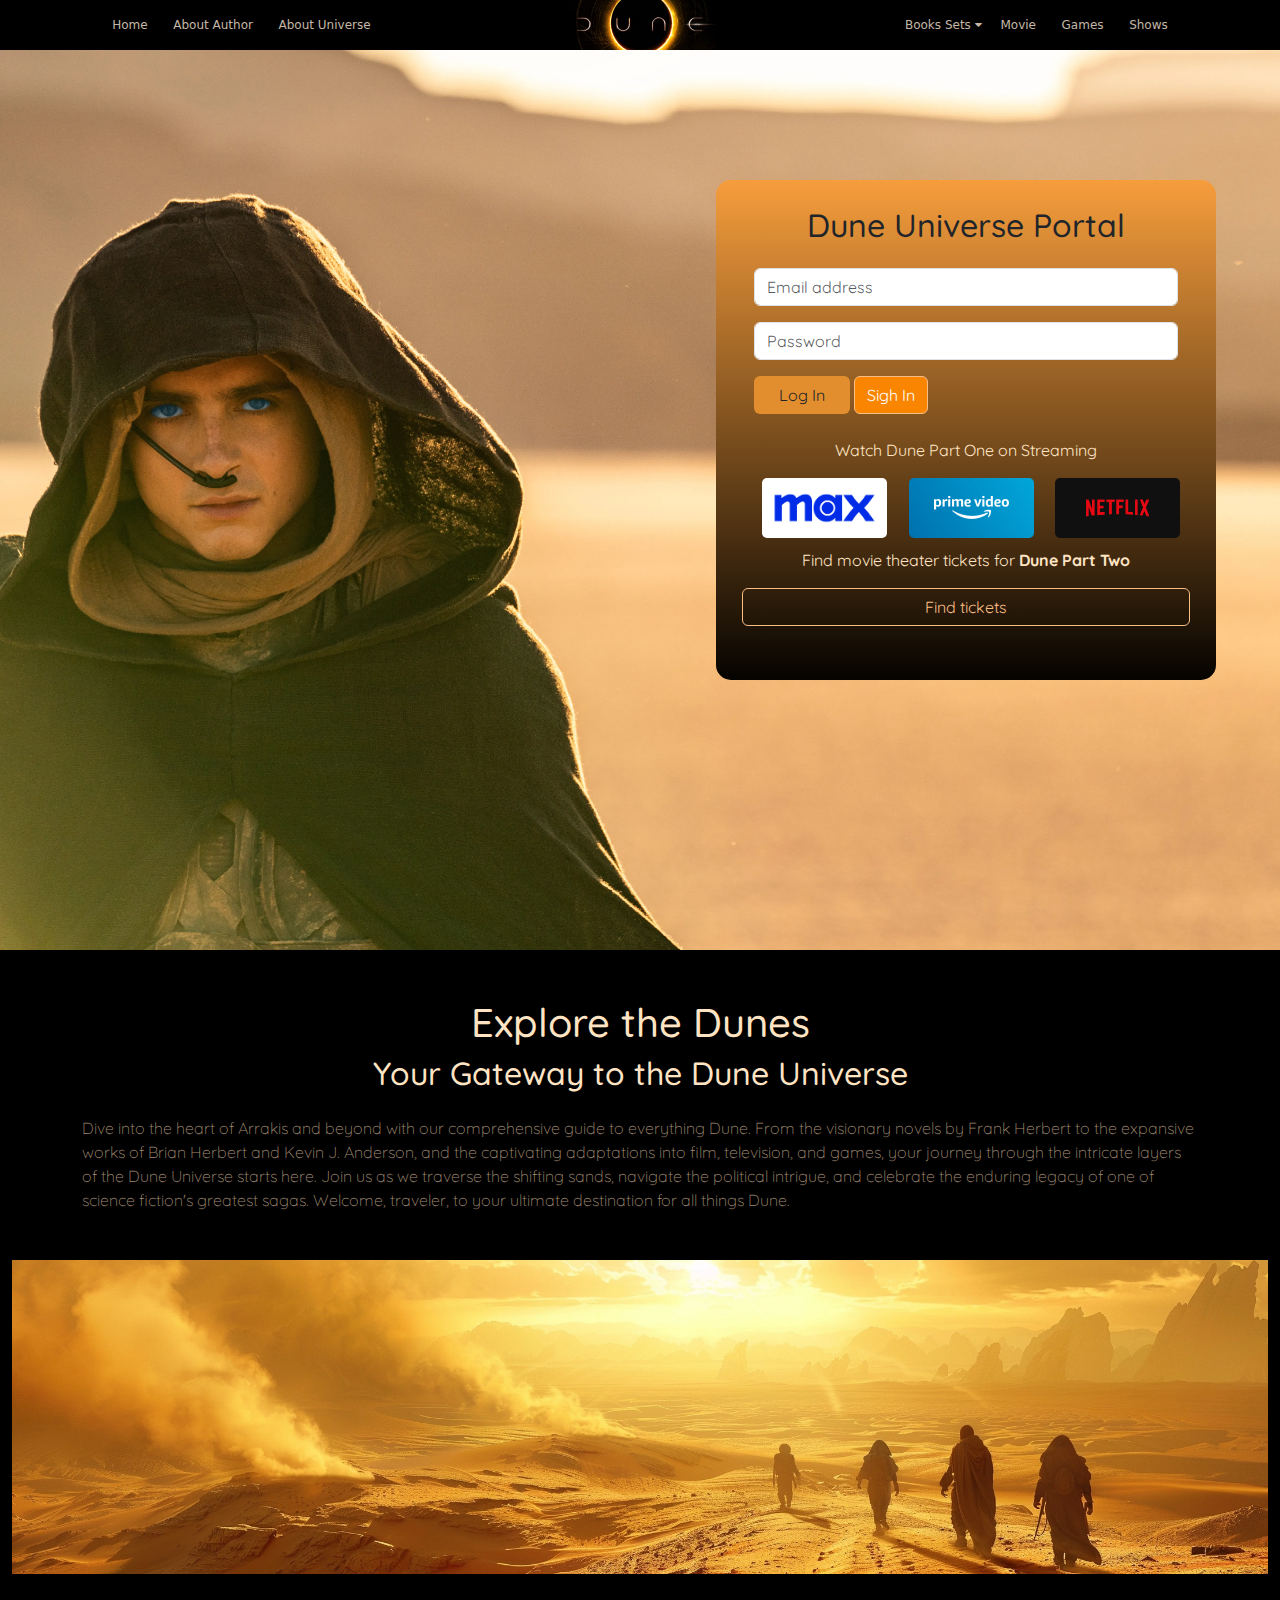
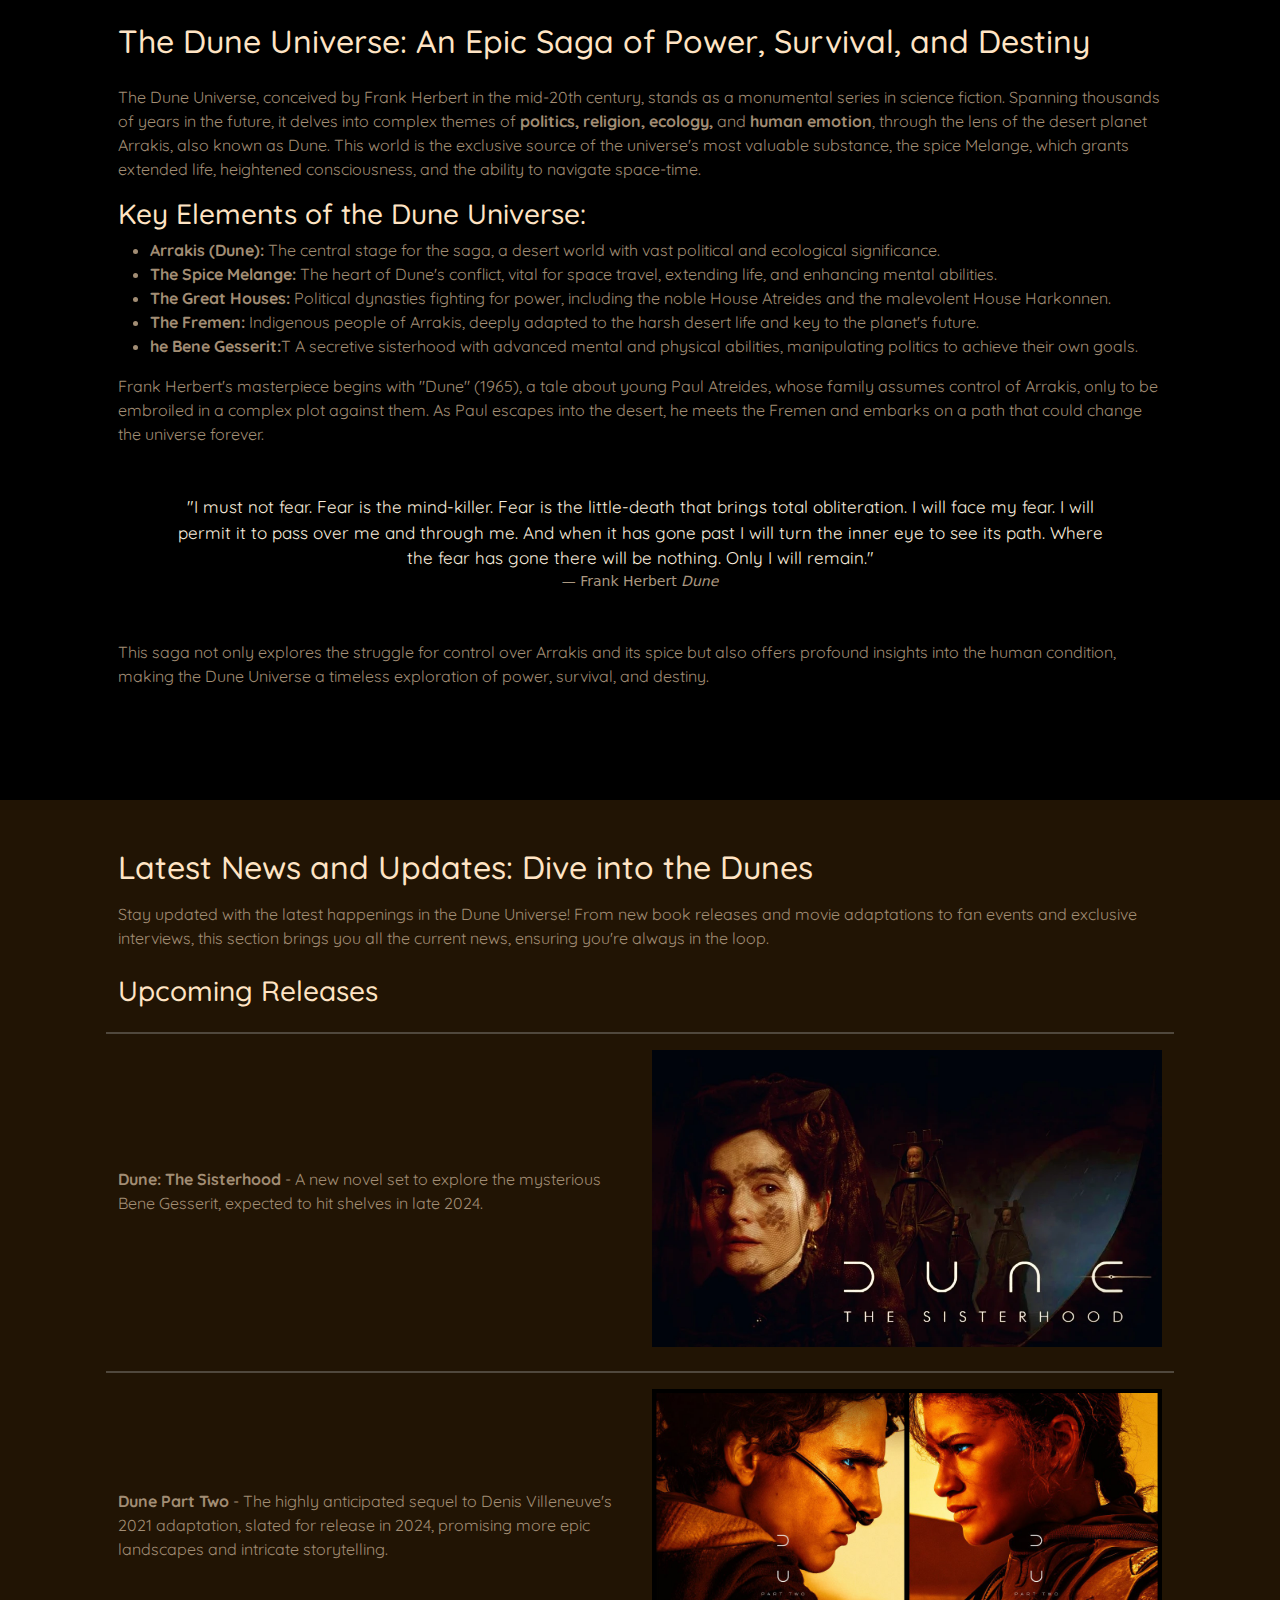
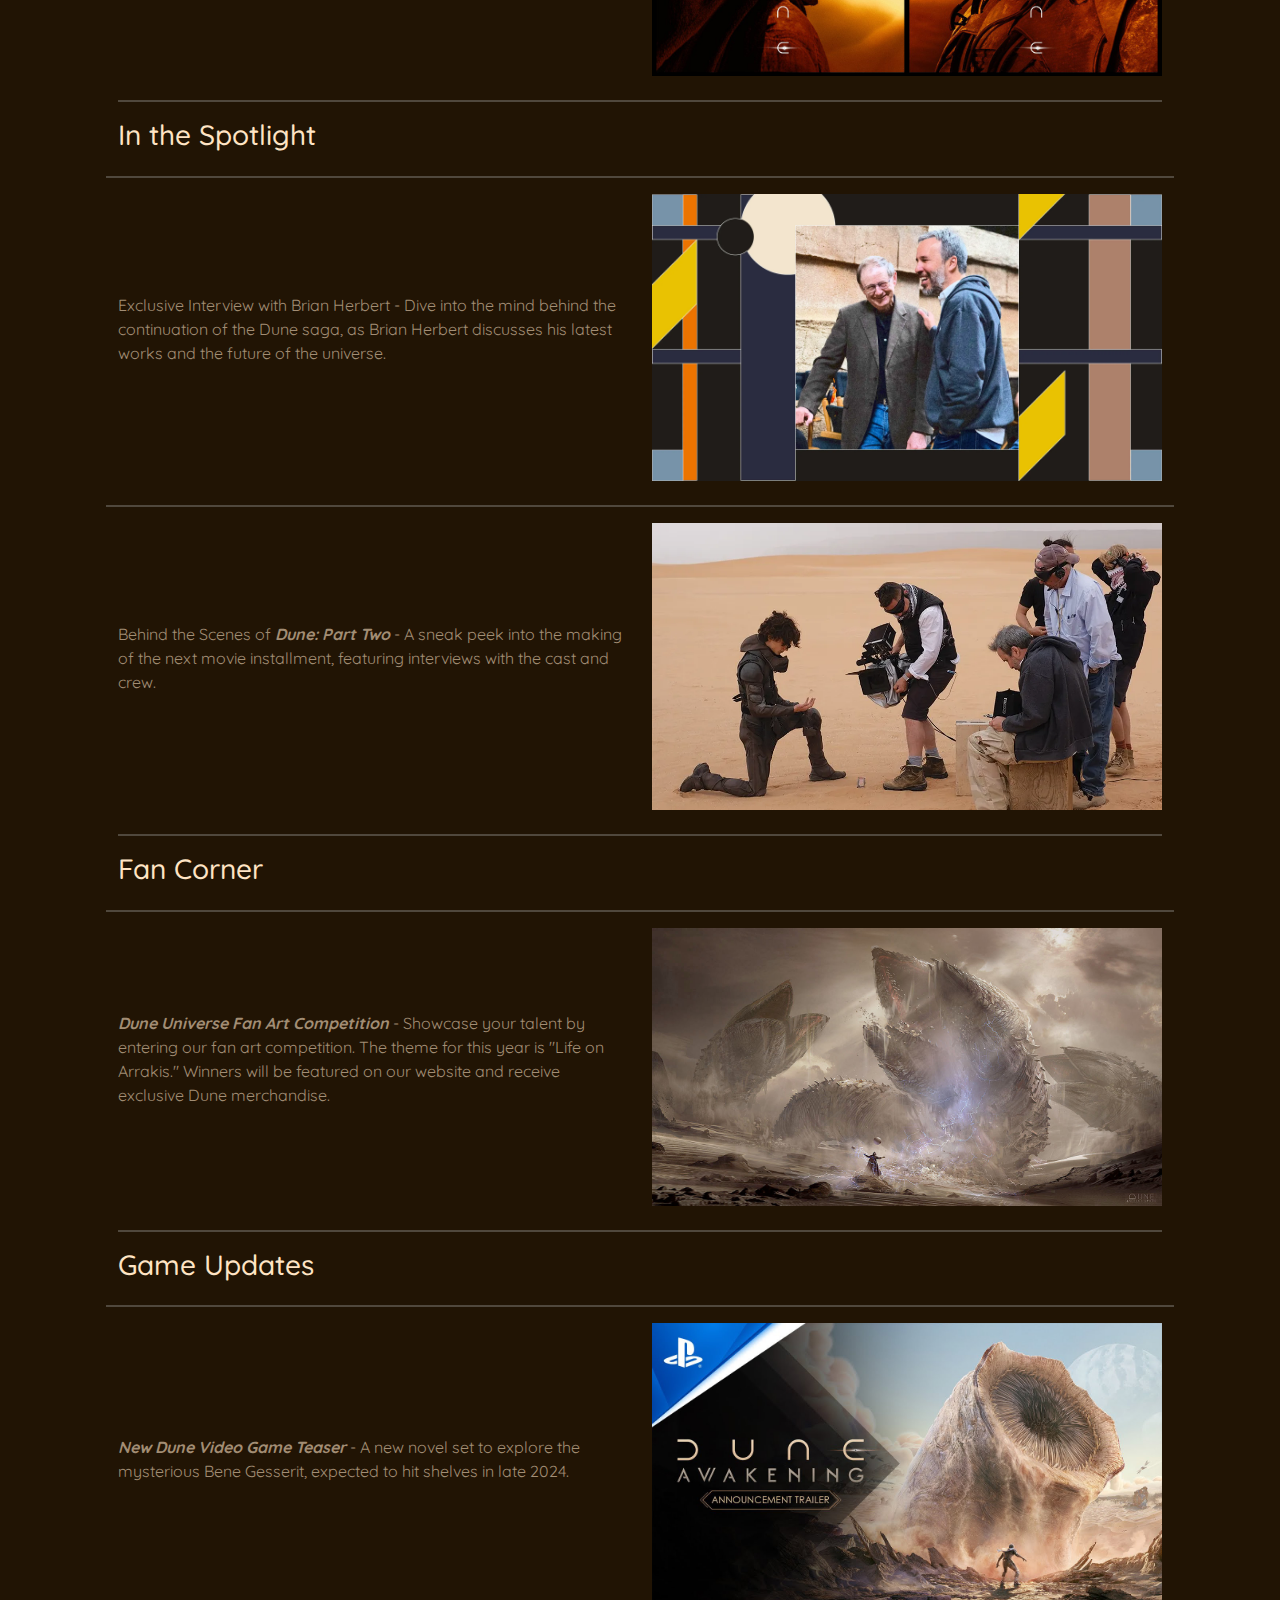
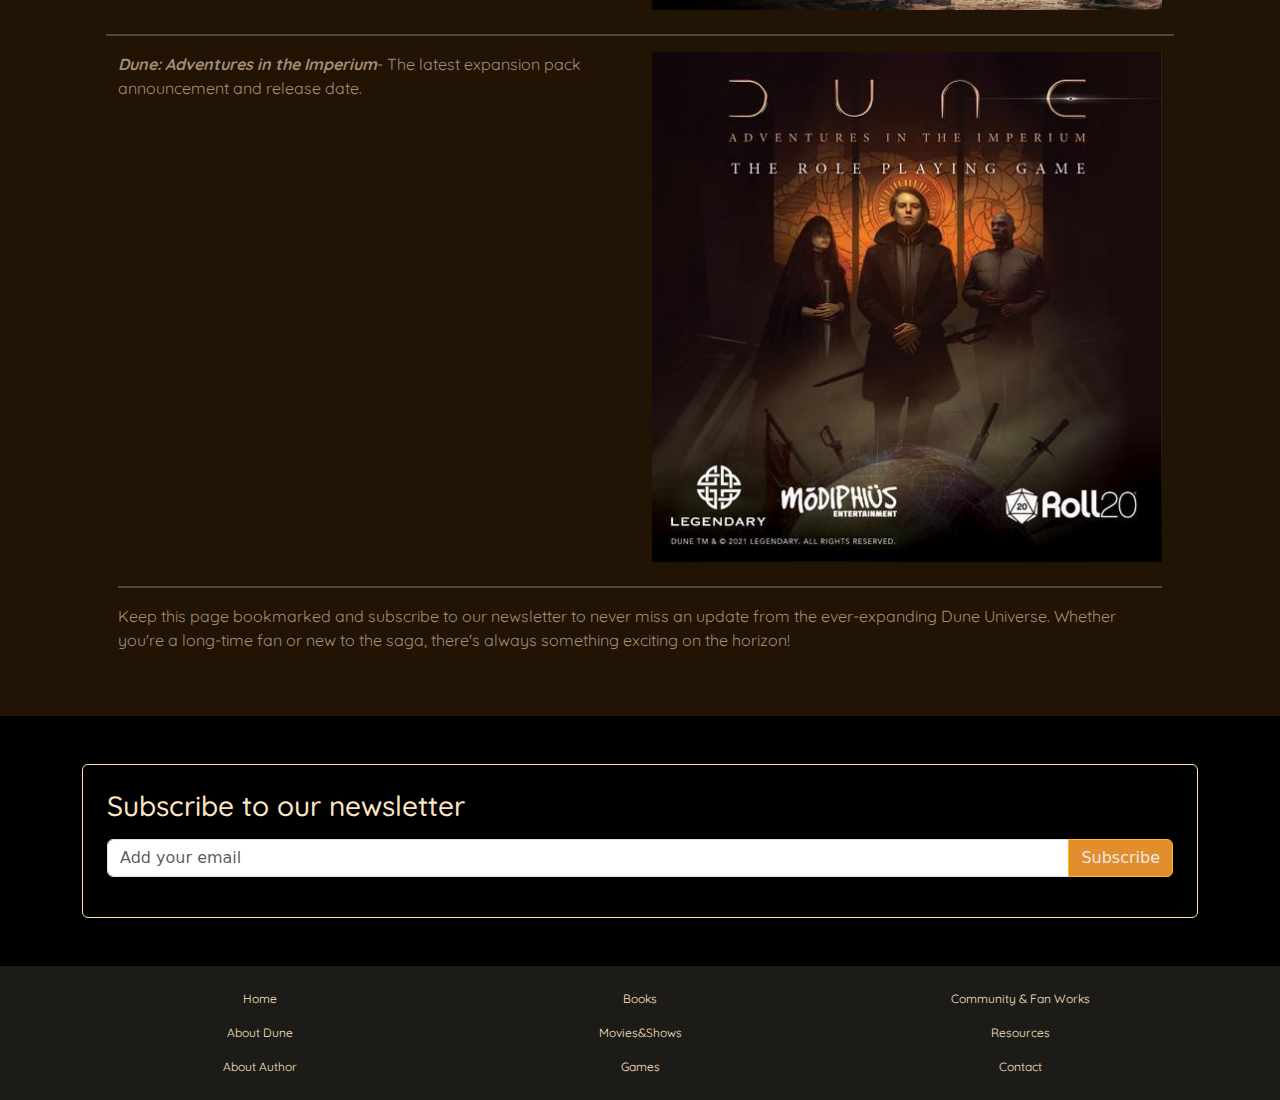
<file: index.html>
<!DOCTYPE html>
<html lang="en">
<head>
    <meta charset="UTF-8">
    <meta name="viewport" content="width=device-width, initial-scale=1.0">
    <link rel="stylesheet" href="./style/dune-style.css" >
    <!-- Bootstrap -->
    <link href="https://cdn.jsdelivr.net/npm/bootstrap@5.3.3/dist/css/bootstrap.min.css" rel="stylesheet" integrity="sha384-QWTKZyjpPEjISv5WaRU9OFeRpok6YctnYmDr5pNlyT2bRjXh0JMhjY6hW+ALEwIH" crossorigin="anonymous">
    <script src="https://cdn.jsdelivr.net/npm/bootstrap@5.3.3/dist/js/bootstrap.bundle.min.js" integrity="sha384-YvpcrYf0tY3lHB60NNkmXc5s9fDVZLESaAA55NDzOxhy9GkcIdslK1eN7N6jIeHz" crossorigin="anonymous"></script>
    <!--  Font Icons  -->
    <link rel="stylesheet" href="https://cdnjs.cloudflare.com/ajax/libs/font-awesome/4.7.0/css/font-awesome.min.css">
    <!-- Favicon -->
    <link rel="icon" type="image/x-icon" href="./img/logo/favicon.ico">
    <!-- Font -->
    <link rel="preconnect" href="https://fonts.googleapis.com">
    <link rel="preconnect" href="https://fonts.gstatic.com" crossorigin>
    <link href="https://fonts.googleapis.com/css2?family=Quicksand:wght@300..700&display=swap" rel="stylesheet">

    <title>Dune Universe</title>
</head>
<body class="bg-black">
    <!-- NavBar -->
    <div class="header">
        <div class="nav1">
            <a href="/">Home</a>
            <a href="./pages/author.html">About Author</a>
            <a href="">About Universe</a>
        </div>
        <div class="logo">
            <a href="./index.html"> <img src="./img/logo/dune-logo.avif" alt="logo"> </a>
        </div>
        <div class="nav2">
            <!-- Add Dropdown Menu in Navbar -->
            <div class="dropdown">
                <button class="dropbtn">Books Sets 
                  <i class="fa fa-caret-down"></i>  <!-- caret down -->
                </button>
                <div class="dropdown-content">
                  <a href="./pages/books.html">Books Series</a>
                  <a href="./pages/404.html">The Butlerian Jihad</a>
                  <a href="./pages/404.html">The Corrino-led Imperium</a>
                  <a href="./pages/404.html">The rise of the Atreides</a>
                  <a href="./pages/404.html">The reign and fall of the God Emperor</a>
                  <a href="./pages/404.html">The return from the Scattering</a>
                </div>
              </div> 
            <!-- End Dropdown Menu in Navbar -->
            <a href="./pages/movie.html">Movie</a>
            <a href="./pages/404.html">Games</a>
            <a href="./pages/404.html">Shows</a>
        </div>
    </div>
    <!-- End NavBar -->


     <!-- NavBar Mobile  -->
     <div class="header-mobile" >
        <nav class="navbar navbar-dark  fixed-top">
            <div class="container-fluid">
              <a class="navbar-brand" href="./index.html">Dune Portal</a>
              <button class="navbar-toggler" type="button" data-bs-toggle="offcanvas" data-bs-target="#offcanvasDarkNavbar" aria-controls="offcanvasDarkNavbar" aria-label="Toggle navigation">
                <span class="navbar-toggler-icon"></span>
              </button>
              <div class="offcanvas offcanvas-end text-bg-dark" tabindex="-1" id="offcanvasDarkNavbar" aria-labelledby="offcanvasDarkNavbarLabel">
                <div class="offcanvas-header">
                  <h5 class="offcanvas-title" id="offcanvasDarkNavbarLabel">Dune Portal</h5>
                  <button type="button" class="btn-close btn-close-white" data-bs-dismiss="offcanvas" aria-label="Close"></button>
                </div>
                <div class="offcanvas-body">
                  <ul class="navbar-nav justify-content-end flex-grow-1 pe-3">
                    <li class="nav-item">
                      <a class="nav-link active" aria-current="page" href="./index.html">Home</a>
                    </li>
                    <li class="nav-item">
                      <a class="nav-link" href="./pages/author.html">About Author</a>
                    </li>
                    <li class="nav-item">
                        <a class="nav-link" href="./pages/404.html">About Universe</a>
                      </li>

                      <li class="nav-item dropdown">
                        <a class="nav-link dropdown-toggle" href="#" role="button" data-bs-toggle="dropdown" aria-expanded="false">
                          Books
                        </a>
                        <ul class="dropdown-menu dropdown-menu-dark">
                            <li><a class="dropdown-item" href="./pages/books.html">Books Series</a></li>
                            <li><a class="dropdown-item" href="./pages/404.html">The Butlerian Jihad</a></li>
                            <li><a class="dropdown-item" href="./pages/404.html">The Corrino-led Imperium</a></li>
                            <li><a class="dropdown-item" href="./pages/404.html">The rise of the Atreides</a></li>
                            <li> <a class="dropdown-item" href="./pages/404.html">The reign and fall of the God Emperor</a></li>
                            <li> <a  class="dropdown-item" href="./pages/404.html">The return from the Scattering</a></li>
                        </ul>
                      </li>
                      <li class="nav-item">
                        <a class="nav-link" href="./pages/movie.html">Movie</a>
                      </li>
                      <li class="nav-item">
                        <a class="nav-link" href="./pages/404.html">Games</a>
                      </li>
                      <li class="nav-item">
                        <a class="nav-link" href="./pages/404.html">Shows</a>
                      </li>

                  </ul>
                </div>
              </div>
            </div>
          </nav>
    </div>
    <!-- End NavBar Mobile-->
     
        <!-- Hero Section -->
    <div class="hero">
        <div class="masthead" style="background-image: url('./img/main/dune-hero-2.webp');">
        </div>
        
        <div class="registerform">
        <!-- Register Form -->
            <h2>Dune Universe Portal</h2>
            <div class="container mt-4 mx-0 mb-4">
                <form>
                    <div class="mb-3">
                      <input type="email" class="form-control" id="exampleInputEmail1" aria-describedby="emailHelp" placeholder="Email address">
                    </div>
                    <div class="mb-3">
                      <input type="password" class="form-control" id="exampleInputPassword1" placeholder="Password" >
                    </div>
                    <div class="d-grid gap-2 d-md-block">
                       <button type="submit" class="btn px-4 btn-bd-primary" style="--bs-btn-bg:#e28e2e; --bs-btn-hover-bg:#f9be86;">Log In</button>
                       <a class="btn btn-primary" href="./pages/register.html" role="button" style="--bs-btn-bg:#fa8500; --bs-btn-border-color:#f9be86; --bs-btn-hover-bg:#f9be86;">Sigh In</a>
                       <!-- <button type="button" class="btn px-4 btn-bd-primary" style="--bs-btn-bg:#fa8500; --bs-btn-border-color:#f9be86; --bs-btn-hover-bg:#f9be86;">Sigh In</button> -->
                    </div>
                  </form>
            </div>
                <!-- Streaming Services -->
                <div>
                    <p>Watch Dune Part One on Streaming</p>
                    <div class="streaming">
                            <a href="default.asp"></a><img src="./img/main/MaxLogo.jpg"  alt="HboMax"></a>
                             <a href="default.asp"></a><img src="./img/main/prime video.jpeg"  alt="PrimeVideo"></a>
                            <a href="default.asp"></a><img src="./img/main/netflix.jpeg" alt="Netflix"></a>   
                    </div>
                    </div>
                <!-- Buy Movie Theatre Tickets -->
                <div>
                    <p>Find movie theater tickets for <span>Dune Part Two</span></p>
                    <div class="d-grid gap-2">
                        <button class="btn btn--bd-primary" type="button" style="--bs-btn-hover-bg:#f9be86; --bs-btn-border-color:#f9be86; --bs-btn-color:#f9be86;">Find tickets</button>
                    </div>
                </div>
            </div>
    
    <!-- Mobile Register Form -->
    <div class="registerform-mobile">
        <!-- Register Form -->
            <h2>Dune Universe Portal</h2>
            <div class="container mt-4 mx-0 mb-4">
                <form>
                    <div class="mb-3">
                      <input type="email" class="form-control" id="exampleInputEmail1" aria-describedby="emailHelp" placeholder="Email address">
                    </div>
                    <div class="mb-3">
                      <input type="password" class="form-control" id="exampleInputPassword1" placeholder="Password" >
                    </div>
                    <div class="d-grid gap-2 d-md-block">
                       <button type="submit" class="btn px-4 btn-bd-primary" style="--bs-btn-bg:#e28e2e; --bs-btn-hover-bg:#f9be86;">Log In</button>
                       <a class="btn btn-primary" href="./pages/register.html" role="button" style="--bs-btn-bg:#fa8500; --bs-btn-border-color:#f9be86; --bs-btn-hover-bg:#f9be86;">Sigh In</a>
                       <!-- <button type="button" class="btn px-4 btn-bd-primary" style="--bs-btn-bg:#fa8500; --bs-btn-border-color:#f9be86; --bs-btn-hover-bg:#f9be86;">Sigh In</button> -->
                    </div>
                  </form>
            </div>
                <!-- Buy Movie Theatre Tickets -->
                <div>
                    <p>Find movie theater tickets for <span>Dune Part Two</span></p>
                    <div class="d-grid gap-2">
                        <button class="btn btn--bd-primary" type="button" style="--bs-btn-hover-bg:#f9be86; --bs-btn-border-color:#f9be86; --bs-btn-color:#f9be86;">Find tickets</button>
                    </div>
                </div>
            </div>
    </div>
</div>
    <!-- End Mobile Register Form -->
    <!-- Main Container -->
    <div>
        <!-- Intro -->

        <div class="container my-5"> 
            <h1 class="text-center" id="HHeader">Explore the Dunes</h1>
            <h2 class="text-center" id="HHeader">Your Gateway to the Dune Universe</h2>
            <p class="lead mt-4" id="pset">Dive into the heart of Arrakis and beyond with our comprehensive guide to everything Dune. From the visionary novels by Frank Herbert to the expansive works of Brian Herbert and Kevin J. Anderson, and the captivating adaptations into film, television, and games, your journey through the intricate layers of the Dune Universe starts here. Join us as we traverse the shifting sands, navigate the political intrigue, and celebrate the enduring legacy of one of science fiction's greatest sagas. Welcome, traveler, to your ultimate destination for all things Dune.</p>
        </div>
        <!-- Brief overview of the Dune Universe -->
            <div class="container-fluid">
                <img src="./img/main/Dune-background.webp" class="img-fluid" alt="Background">
            </div>
        <div class="container mb-5 p-5">
            <h2 class="mb-4" id="HHeader">The Dune Universe: An Epic Saga of Power, Survival, and Destiny</h2>
            <p id="pset">The Dune Universe, conceived by Frank Herbert in the mid-20th century, stands as a monumental series in science fiction. Spanning thousands of years in the future, it delves into complex themes of <span>politics, religion, ecology,</span> and <span>human emotion</span>, through the lens of the desert planet Arrakis, also known as Dune. This world is the exclusive source of the universe's most valuable substance, the spice Melange, which grants extended life, heightened consciousness, and the ability to navigate space-time.</p>
            <h3 id="HHeader">Key Elements of the Dune Universe:</h3>
            <ul id="pset">
                <li ><span>Arrakis (Dune):</span> The central stage for the saga, a desert world with vast political and ecological significance.</li>
                <li><span>The Spice Melange:</span> The heart of Dune's conflict, vital for space travel, extending life, and enhancing mental abilities.</li>
                <li><span>The Great Houses:</span> Political dynasties fighting for power, including the noble House Atreides and the malevolent House Harkonnen.</li>
                <li><span>The Fremen:</span> Indigenous people of Arrakis, deeply adapted to the harsh desert life and key to the planet's future.</li>
                <li><span>he Bene Gesserit:</span>T A secretive sisterhood with advanced mental and physical abilities, manipulating politics to achieve their own goals.</li>
            </ul>
            <p id="pset">Frank Herbert's masterpiece begins with "Dune" (1965), a tale about young Paul Atreides, whose family assumes control of Arrakis, only to be embroiled in a complex plot against them. As Paul escapes into the desert, he meets the Fremen and embarks on a path that could change the universe forever.</p>
            <!-- quote -->
            <figure class="text-center m-5">
                <blockquote class="blockquote">
                  <p id="pset-quote">"I must not fear. Fear is the mind-killer. Fear is the little-death that brings total obliteration. I will face my fear. I will permit it to pass over me and through me. And when it has gone past I will turn the inner eye to see its path. Where the fear has gone there will be nothing. Only I will remain."</p>
                </blockquote>
                <figcaption class="blockquote-footer" style="color: rgb(171, 152, 128);">Frank Herbert <cite title="Source Title">Dune</cite>
                </figcaption>
              </figure>
            <p id="pset">This saga not only explores the struggle for control over Arrakis and its spice but also offers profound insights into the human condition, making the Dune Universe a timeless exploration of power, survival, and destiny.</p>
        </div>
    <div style="background-color: #211404;">
        <div class="container p-5">
            <h2 class="mb-3" id="HHeader">Latest News and Updates: Dive into the Dunes</h2>
            <p id="pset">Stay updated with the latest happenings in the Dune Universe! From new book releases and movie adaptations to fan events and exclusive interviews, this section brings you all the current news, ensuring you're always in the loop.</p>
            <div class="mt-4">
                <!-- News Upcoming Releases -->
                <h3 id="HHeader">Upcoming Releases</h3>
                <div class="row align-items-center my-4">
                    <hr class="border border-1 opacity-25" style="color: beige;">
                    <div class="col-md"><p id="pset"><span class="News"> Dune: The Sisterhood </span> - A new novel set to explore the mysterious Bene Gesserit, expected to hit shelves in late 2024.</p></div>
                    <div class="col-md"><img src="./img/news/dune-the-sisterhood.webp" class="img-fluid" alt="Dune: The Sisterhood"></div>
                </div>
                <div class="row align-items-center my-4">
                    <hr class="border border-1 opacity-25" style="color: beige;">
                    <div class="col-md"><p id="pset"><span class="News"> Dune Part Two </span> - The highly anticipated sequel to Denis Villeneuve's 2021 adaptation, slated for release in 2024, promising more epic landscapes and intricate storytelling.</p></div>
                    <div class="col-md"><img src="./img/news/dune-part2.png" class="img-fluid" alt="Dune Part Two "></div>
                </div>
                <hr class="border border-1 opacity-25" style="color: beige;">

                <!-- Fan In the Spotlight -->
                <h3 id="HHeader">In the Spotlight</h3>
                <div class="row align-items-center my-4">
                    <hr class="border border-1 opacity-25" style="color: beige;">
                    <div class="col-md"><p id="pset">Exclusive Interview with Brian Herbert - Dive into the mind behind the continuation of the Dune saga, as Brian Herbert discusses his latest works and the future of the universe.</p></div>
                    <div class="col-md"><img src="./img/news/Brian-Herbert-Feature-Art.webp" class="img-fluid" alt="Exclusive Interview with Brian Herbert"></div>
                </div>
                <div class="row align-items-center my-4">
                    <hr class="border border-1 opacity-25" style="color: beige;">
                    <div class="col-md"><p id="pset">Behind the Scenes of <span style="font-style: italic;">Dune: Part Two </span> - A sneak peek into the making of the next movie installment, featuring interviews with the cast and crew.</p></div>
                    <div class="col-md"><img src="./img/news/dune-movie-behind-the-scenes.webp" class="img-fluid" alt="Dune: Part Two"></div>
                </div>
                <hr class="border border-1 opacity-25" style="color: beige;">

                <!-- News - Fan Corner -->
                <h3 id="HHeader">Fan Corner</h3>
                <div class="row align-items-center my-4">
                    <hr class="border border-1 opacity-25" style="color: beige;">
                    <div class="col-md"><p id="pset"><span style="font-style: italic;">Dune Universe Fan Art Competition </span>- Showcase your talent by entering our fan art competition. The theme for this year is "Life on Arrakis." Winners will be featured on our website and receive exclusive Dune merchandise.</p></div>
                    <div class="col-md"><img src="./img/news/Dune_Concept_Art.jpeg" class="img-fluid" alt="Dune Universe Fan Art Competition"></div>
                </div>
                <hr class="border border-1 opacity-25" style="color: beige;">

                <!-- News - Game Updates -->
                <h3 id="HHeader">Game Updates</h3>
                <div class="row align-items-center my-4">
                    <hr class="border border-1 opacity-25" style="color: beige;">
                    <div class="col-md"><p id="pset"><span style="font-style: italic;">New Dune Video Game Teaser</span> - A new novel set to explore the mysterious Bene Gesserit, expected to hit shelves in late 2024.</p></div>
                    <div class="col-md"><img src="./img/news/Dune-ps5.jpeg" class="img-fluid" alt="New Dune Video Game Teaser"></div>
                </div>
                <div class="row my-4">
                    <hr class="border border-1 opacity-25" style="color: beige;">
                    <div class="col-md"><p id="pset"><span style="font-style: italic;">Dune: Adventures in the Imperium</span>- The latest expansion pack announcement and release date.</p></div>
                    <div class="col text-center"><img src="./img/news/Game-Dune-Role.jpeg" class="img-fluid" alt="Dune: Adventures in the Imperium"></div>
                </div>
                <hr class="border border-1 opacity-25" style="color: beige;">
                <p id="pset">Keep this page bookmarked and subscribe to our newsletter to never miss an update from the ever-expanding Dune Universe. Whether you're a long-time fan or new to the saga, there's always something exciting on the horizon!</p>
                
            </div>    
        </div>
    </div>
                    <!-- Latest News and Updates -->
            <div class="container">
                                <!-- subscribe form -->
                                <div class="subscribe my-5 spice-glow">
                                    <div class="container-m border border-warning-subtle rounded p-4 border-opacity-25">
                                        <h3 id="HHeader">Subscribe to our newsletter</h3>
                                        <div class="input-group my-3">
                                            <input type="text" class="form-control" placeholder="Add your email" aria-label="Add your email" aria-describedby="button-addon2">
                                            <button class="btn btn-outline-secondary border-warning" type="button" id="button-addon2" style="--bs-btn-bg:#e28e2e; --bs-btn-hover-bg:#f9be86; --bs-btn-color:#f0e8e0;">Subscribe</button>
                                        </div>
                                    </div>
                                </div>
                    <!-- End Subscribe Form -->
            </div>
    </div>
    

    <!-- Footer -->
    <div class="footer">
            <div class="container text-center my-3">
                <div class="row">
                    <div class="col">
                    <nav class="nav flex-column">                        
                          <a class="nav-link active" aria-current="page"href="./pages/404.html">Home</a>
                          <a class="nav-link"href="./pages/404.html">About Dune</a>
                          <a class="nav-link"href="./pages/Author.html">About Author</a>
                      </nav>
                    </div>
                    <div class="col">
                        <nav class="nav flex-column">
                                <a class="nav-link" href="./pages/Books.html">Books</a>
                                <a class="nav-link" href="./pages/Movie.html">Movies&Shows</a>
                                <a class="nav-link"href="./pages/404.html">Games</a>
                          </nav>
                    </div>
                    <div class="col">
                        <nav class="nav flex-column">
                                <a class="nav-link" href="./pages/404.html">Community & Fan Works</a>
                                <a class="nav-link"href="./pages/404.html">Resources</a>
                                <a class="nav-link"href="./pages/404.html">Contact</a>
                          </nav>
                    </div>
                </div>
            </div>
    </div>
    <!-- End Footer -->
</body>
</html>
</file>
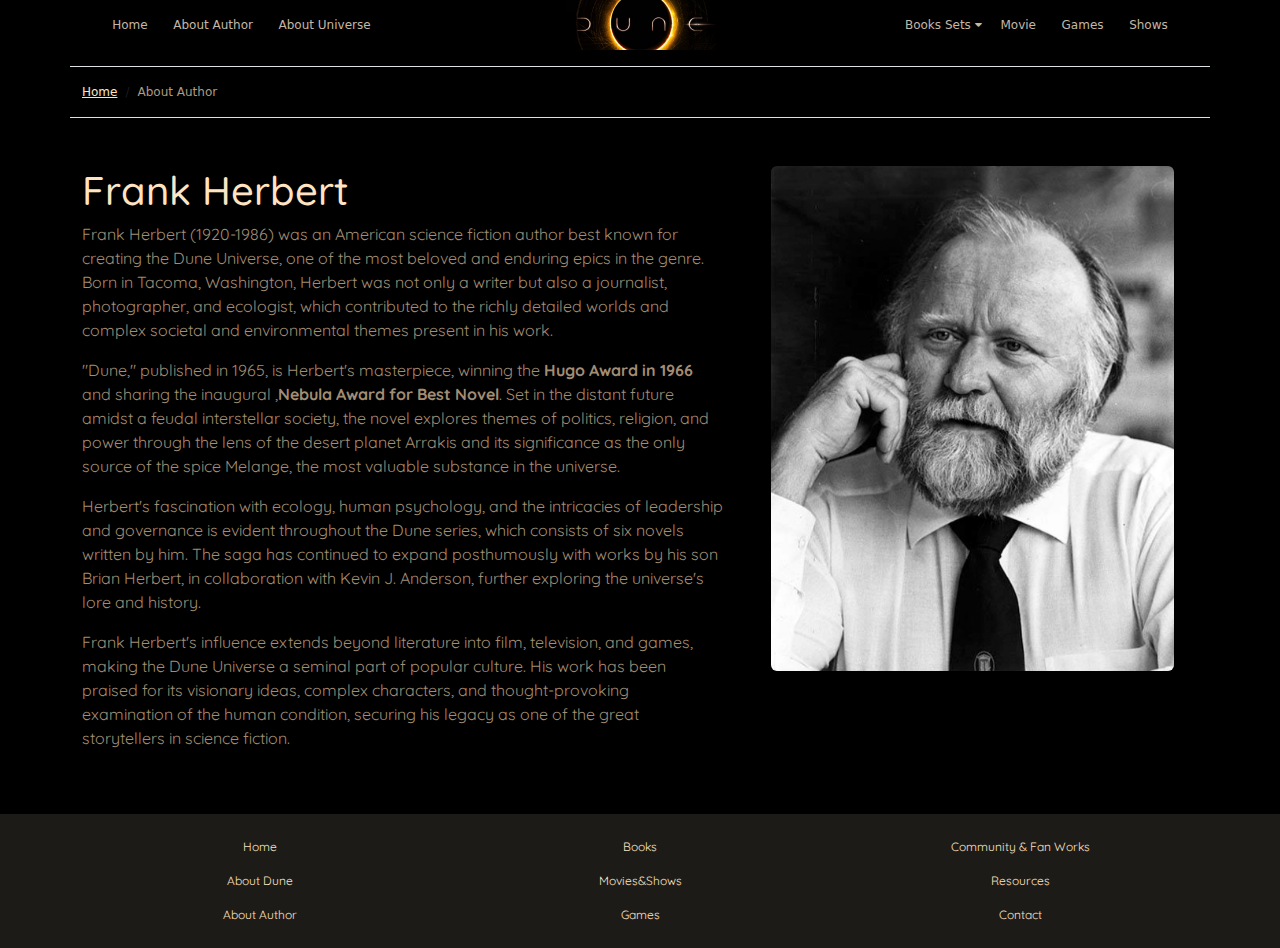
<file: Author.html>
<!DOCTYPE html>
<html lang="en">
<head>
    <meta charset="UTF-8">
    <meta name="viewport" content="width=device-width, initial-scale=1.0">
    <link rel="stylesheet" href="./style/dune-style.css" >
    <!-- Bootstrap -->
    <link href="https://cdn.jsdelivr.net/npm/bootstrap@5.3.3/dist/css/bootstrap.min.css" rel="stylesheet" integrity="sha384-QWTKZyjpPEjISv5WaRU9OFeRpok6YctnYmDr5pNlyT2bRjXh0JMhjY6hW+ALEwIH" crossorigin="anonymous">
    <script src="https://cdn.jsdelivr.net/npm/bootstrap@5.3.3/dist/js/bootstrap.bundle.min.js" integrity="sha384-YvpcrYf0tY3lHB60NNkmXc5s9fDVZLESaAA55NDzOxhy9GkcIdslK1eN7N6jIeHz" crossorigin="anonymous"></script>
    <!--  Font Awesome Icons  -->
    <link rel="stylesheet" href="https://cdnjs.cloudflare.com/ajax/libs/font-awesome/4.7.0/css/font-awesome.min.css">
    <!-- Favicon -->
    <link rel="icon" type="image/x-icon" href="./img/logo/favicon.ico">
    <!-- Font -->
    <link rel="preconnect" href="https://fonts.googleapis.com">
    <link rel="preconnect" href="https://fonts.gstatic.com" crossorigin>
    <link href="https://fonts.googleapis.com/css2?family=Quicksand:wght@300..700&display=swap" rel="stylesheet">

    <title>Dune Universe</title>

</head>
<body class="bg-black">
    <!-- NavBar -->
    <div class="header">
        <div class="nav1">
            <a href="./home.html">Home</a>
            <a href="./Author.html">About Author</a>
            <a href="">About Universe</a>
        </div>
        <div class="logo">
            <a href="./home.html"> <img src="./img/logo/dune-logo.avif" alt="logo"> </a>
        </div>
        <div class="nav2">
            <!-- Add Dropdown Menu in Navbar -->
            <div class="dropdown">
                <button class="dropbtn">Books Sets 
                  <i class="fa fa-caret-down"></i>  <!-- caret down -->
                </button>
                <div class="dropdown-content">
                <a href="./Books.html">Books Series</a>
                  <a href="./404.html">The Butlerian Jihad</a>
                  <a href="./404.html">The Corrino-led Imperium</a>
                  <a href="./404.html">The rise of the Atreides</a>
                  <a href="./404.html">The reign and fall of the God Emperor</a>
                  <a href="./404.html">The return from the Scattering</a>
                </div>
              </div> 
            <!-- End Dropdown Menu in Navbar -->
            <a href="./Movie.html">Movie</a>
            <a href="./404.html">Games</a>
            <a href="./404.html">Shows</a>
        </div>
    </div>
    <!-- End NavBar -->

    <!-- Breadcrumbs -->
    <div class="container breadcrumbs mt-3 border-bottom border-top pt-3">
        <nav aria-label="breadcrumb">
            <ol class="breadcrumb">
            <li class="breadcrumb-item"><a href="./home.html">Home</a></li>
            <li class="breadcrumb-item active" aria-current="page" id="bc-active">About Author</li>
            </ol>
        </nav>
    </div>
    
    <!-- Main Container -->
    <div>
        <div class="container">
        <div class="row my-5">
            <div class="col-7 text-left">
                <h1 id="HHeader">Frank Herbert</h1>
                <p id="pset">Frank Herbert (1920-1986) was an American science fiction author best known for creating the Dune Universe, one of the most beloved and enduring epics in the  genre. Born in Tacoma, Washington, Herbert was not only a writer but also a journalist, photographer, and ecologist, which contributed to the richly detailed worlds and complex societal and environmental themes present in his work.</p>

                <p id="pset">"Dune," published in 1965, is Herbert's masterpiece, winning the <span>Hugo Award in 1966</span> and sharing the inaugural ,<span>Nebula Award for Best Novel</span>. Set in the distant future amidst a feudal interstellar society, the novel explores themes of politics, religion, and power through the lens of the desert planet Arrakis and its significance as the only source of the spice Melange, the most valuable substance in the universe.</p>
                    
                <p id="pset">Herbert's fascination with ecology, human psychology, and the intricacies of leadership and governance is evident throughout the Dune series, which consists of six novels written by him. The saga has continued to expand posthumously with works by his son Brian Herbert, in collaboration with Kevin J. Anderson, further exploring the universe's lore and history. </p>
                    
                <p id="pset">Frank Herbert's influence extends beyond literature into film, television, and games, making the Dune Universe a seminal part of popular culture. His work has been praised for its visionary ideas, complex characters, and thought-provoking examination of the human condition, securing his legacy as one of the great storytellers in science fiction.</p>
            </div>
            <div class="col mx-4">
                <div class="sticky-top">
                    <img src="./img/Author/Frank-Herbert-September-27-1982.jpg" class="img-fluid rounded " alt="Frank Herbert">
                </div>
            </div>
        </div>
    </div>
    <!-- Footer -->
    <footer>
    <div class="footer">
            <div class="container text-center my-3">
                <div class="row">
                    <div class="col">
                    <nav class="nav flex-column">                        
                          <a class="nav-link active" aria-current="page" href="./home.html">Home</a>
                          <a class="nav-link" href="./404.html">About Dune</a>
                          <a class="nav-link" href="./Author.html">About Author</a>
                      </nav>
                    </div>
                    <div class="col">
                        <nav class="nav flex-column">
                                <a class="nav-link" href="./Books.html">Books</a>
                                <a class="nav-link" href="./Movie.html">Movies&Shows</a>
                                <a class="nav-link" href="./404.html">Games</a>
                          </nav>
                    </div>
                    <div class="col">
                        <nav class="nav flex-column">
                                <a class="nav-link" href="./404.html">Community & Fan Works</a>
                                <a class="nav-link" href="./404.html">Resources</a>
                                <a class="nav-link" href="./404.html">Contact</a>
                          </nav>
                    </div>
                </div>
            </div>
    </div>
   </footer>
    <!-- End Footer -->
</body>
</html>
</file>
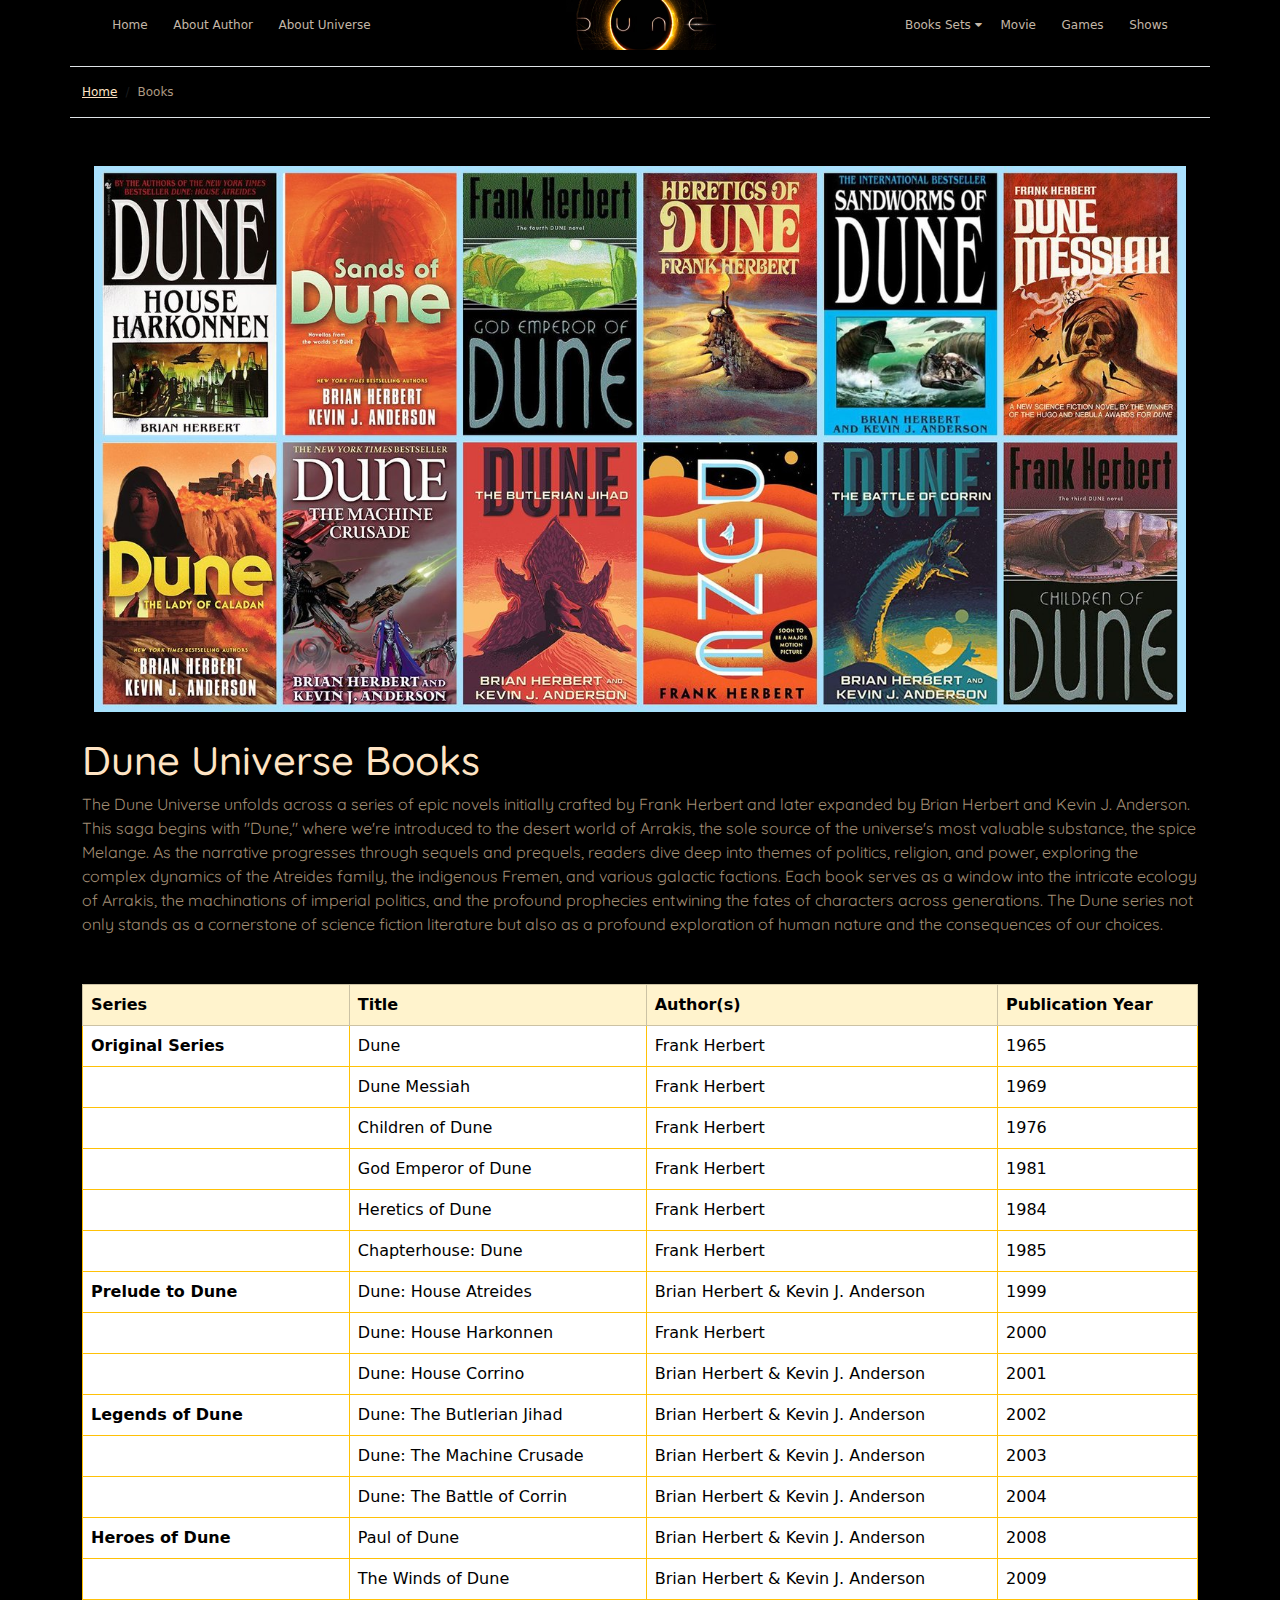
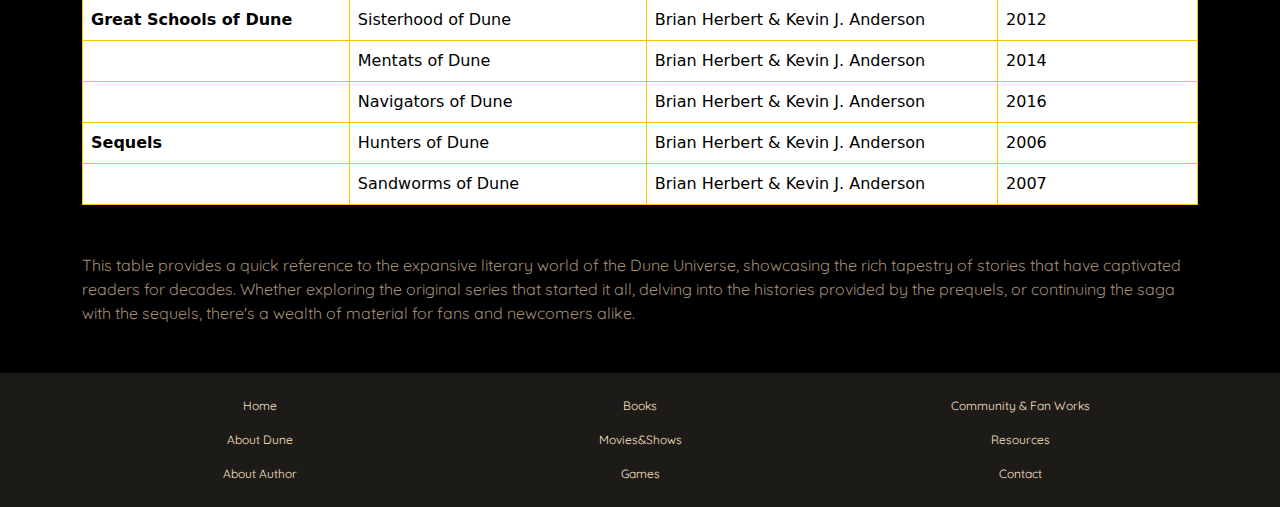
<file: Books.html>
<!DOCTYPE html>
<html lang="en">
<head>
    <meta charset="UTF-8">
    <meta name="viewport" content="width=device-width, initial-scale=1.0">
    <link rel="stylesheet" href="./style/dune-style.css" >
    <!-- Bootstrap -->
    <link href="https://cdn.jsdelivr.net/npm/bootstrap@5.3.3/dist/css/bootstrap.min.css" rel="stylesheet" integrity="sha384-QWTKZyjpPEjISv5WaRU9OFeRpok6YctnYmDr5pNlyT2bRjXh0JMhjY6hW+ALEwIH" crossorigin="anonymous">
    <script src="https://cdn.jsdelivr.net/npm/bootstrap@5.3.3/dist/js/bootstrap.bundle.min.js" integrity="sha384-YvpcrYf0tY3lHB60NNkmXc5s9fDVZLESaAA55NDzOxhy9GkcIdslK1eN7N6jIeHz" crossorigin="anonymous"></script>
    <!--  Font Awesome Icons  -->
    <link rel="stylesheet" href="https://cdnjs.cloudflare.com/ajax/libs/font-awesome/4.7.0/css/font-awesome.min.css">
    <!-- Favicon -->
    <link rel="icon" type="image/x-icon" href="./img/logo/favicon.ico">
    <!-- Font -->
    <link rel="preconnect" href="https://fonts.googleapis.com">
    <link rel="preconnect" href="https://fonts.gstatic.com" crossorigin>
    <link href="https://fonts.googleapis.com/css2?family=Quicksand:wght@300..700&display=swap" rel="stylesheet">

    <title>Dune Universe</title>

</head>
<body class="bg-black">
    <!-- NavBar -->
    <div class="header">
        <div class="nav1">
            <a href="./home.html">Home</a>
            <a href="./Author.html">About Author</a>
            <a href="">About Universe</a>
        </div>
        <div class="logo">
          <a href="./home.html"> <img src="./img/logo/dune-logo.avif" alt="logo"> </a>
        </div>
        <div class="nav2">
            <!-- Add Dropdown Menu in Navbar -->
            <div class="dropdown">
                <button class="dropbtn">Books Sets 
                  <i class="fa fa-caret-down"></i>  <!-- caret down -->
                </button>
                <div class="dropdown-content">
                  <a href="./Books.html">Books Series</a>
                  <a href="./404.html">The Butlerian Jihad</a>
                  <a href="./404.html">The Corrino-led Imperium</a>
                  <a href="./404.html">The rise of the Atreides</a>
                  <a href="./404.html">The reign and fall of the God Emperor</a>
                  <a href="./404.html">The return from the Scattering</a>
                </div>
              </div> 
            <!-- End Dropdown Menu in Navbar -->
            <a href="./404.html">Movie</a>
            <a href="./404.html">Games</a>
            <a href="./404.html">Shows</a>
        </div>
    </div>
    <!-- End NavBar -->

    <!-- Breadcrumbs -->
    <div class="container breadcrumbs mt-3 border-bottom border-top pt-3">
        <nav aria-label="breadcrumb">
            <ol class="breadcrumb">
            <li class="breadcrumb-item"><a href="./home.html">Home</a></li>
            <li class="breadcrumb-item active" aria-current="page" id="bc-active">Books</li>
            </ol>
        </nav>
    </div>
    
    <!-- Main Container -->
    
    <div class="position-relative">
        <div class="container my-5">
          <div class="container-fluid" id="main-404">
            <img src="./img/Books/books.jpeg" class="img-fluid" alt="404 Error">
          </div>
            <h1 class="mt-4" id="HHeader">Dune Universe Books</h1>
            <p id="pset">The Dune Universe unfolds across a series of epic novels initially crafted by Frank Herbert and later expanded by Brian Herbert and Kevin J. Anderson. This saga begins with "Dune," where we're introduced to the desert world of Arrakis, the sole source of the universe's most valuable substance, the spice Melange. As the narrative progresses through sequels and prequels, readers dive deep into themes of politics, religion, and power, exploring the complex dynamics of the Atreides family, the indigenous Fremen, and various galactic factions. Each book serves as a window into the intricate ecology of Arrakis, the machinations of imperial politics, and the profound prophecies entwining the fates of characters across generations. The Dune series not only stands as a cornerstone of science fiction literature but also as a profound exploration of human nature and the consequences of our choices.</p>
        </div>

        <!-- Books table -->
        <div class="container">
            <table class="table table-bordered border-warning">
                <thead class="table-warning">
                  <tr>
                    <th scope="col">Series</th>
                    <th scope="col">Title</th>
                    <th scope="col">Author(s)</th>
                    <th scope="col">Publication Year</th>
                  </tr>
                </thead>
                <tbody>
                  <tr>
                    <th scope="row">Original Series</th>
                    <td>Dune</td>
                    <td>Frank Herbert</td>
                    <td>1965</td>
                  </tr>
                  <tr>
                    <th scope="row"></th>
                    <td>Dune Messiah</td>
                    <td>Frank Herbert</td>
                    <td>1969</td>
                  </tr>
                  <tr>
                    <th scope="row"></th>
                    <td>Children of Dune</td>
                    <td>Frank Herbert</td>
                    <td>1976</td>
                  </tr>
                  <tr>
                    <th scope="row"></th>
                    <td>God Emperor of Dune</td>
                    <td>Frank Herbert</td>
                    <td>1981</td>
                  </tr>
                  <tr>
                    <th scope="row"></th>
                    <td>Heretics of Dune</td>
                    <td>Frank Herbert</td>
                    <td>1984</td>
                  </tr>
                  <tr>
                    <th scope="row"></th>
                    <td>Chapterhouse: Dune</td>
                    <td>Frank Herbert</td>
                    <td>1985</td>
                  </tr>
                  <tr>
                    <th scope="row">Prelude to Dune</th>
                    <td>Dune: House Atreides</td>
                    <td>Brian Herbert & Kevin J. Anderson</td>
                    <td>1999</td>
                  </tr>
                  <tr>
                    <th scope="row"></th>
                    <td>Dune: House Harkonnen</td>
                    <td>Frank Herbert</td>
                    <td>2000</td>
                  </tr>
                  <tr>
                    <th scope="row"></th>
                    <td>Dune: House Corrino</td>
                    <td>Brian Herbert & Kevin J. Anderson</td>
                    <td>2001</td>
                  </tr>
                  <tr>
                    <th scope="row">Legends of Dune</th>
                    <td>Dune: The Butlerian Jihad</td>
                    <td>Brian Herbert & Kevin J. Anderson</td>
                    <td>2002</td>
                  </tr>
                  <tr>
                    <th scope="row"></th>
                    <td>Dune: The Machine Crusade</td>
                    <td>Brian Herbert & Kevin J. Anderson</td>
                    <td>2003</td>
                  </tr>
                  <tr>
                    <th scope="row"></th>
                    <td>Dune: The Battle of Corrin</td>
                    <td>Brian Herbert & Kevin J. Anderson</td>
                    <td>2004</td>
                  </tr>
                  <tr>
                    <th scope="row">Heroes of Dune</th>
                    <td>Paul of Dune</td>
                    <td>Brian Herbert & Kevin J. Anderson</td>
                    <td>2008</td>
                  </tr>
                  <tr>
                    <th scope="row"></th>
                    <td>The Winds of Dune</td>
                    <td>Brian Herbert & Kevin J. Anderson</td>
                    <td>2009</td>
                  </tr>
                  <tr>
                    <th scope="row">Great Schools of Dune</th>
                    <td>Sisterhood of Dune</td>
                    <td>Brian Herbert & Kevin J. Anderson</td>
                    <td>2012</td>
                  </tr>
                  <tr>
                    <th scope="row"></th>
                    <td>Mentats of Dune</td>
                    <td>Brian Herbert & Kevin J. Anderson</td>
                    <td>2014</td>
                  </tr>
                  <tr>
                    <th scope="row"></th>
                    <td>Navigators of Dune</td>
                    <td>Brian Herbert & Kevin J. Anderson</td>
                    <td>2016</td>
                  </tr>
                  <tr>
                    <th scope="row">Sequels</th>
                    <td>Hunters of Dune</td>
                    <td>Brian Herbert & Kevin J. Anderson</td>
                    <td>2006</td>
                  </tr>
                  <tr>
                    <th scope="row"></th>
                    <td>Sandworms of Dune</td>
                    <td>Brian Herbert & Kevin J. Anderson</td>
                    <td>2007</td>
                  </tr>
                </tbody>
              </table>
        </div>

      <div class="container my-5">
          <p id="pset">This table provides a quick reference to the expansive literary world of the Dune Universe, showcasing the rich tapestry of stories that have captivated readers for decades. Whether exploring the original series that started it all, delving into the histories provided by the prequels, or continuing the saga with the sequels, there's a wealth of material for fans and newcomers alike.
          </p>
      </div>
    <!-- Footer -->   
      <div class="footer" style="width:100%">
            <div class="container text-center my-3">
                <div class="row">
                    <div class="col">
                    <nav class="nav flex-column">                        
                          <a class="nav-link active" aria-current="page" href="./home.html">Home</a>
                          <a class="nav-link" href="./404.html">About Dune</a>
                          <a class="nav-link" href="./Author.html">About Author</a>
                      </nav>
                    </div>
                    <div class="col">
                        <nav class="nav flex-column">
                                <a class="nav-link" href="./Books.html">Books</a>
                               <a class="nav-link" href="./404.html">Movies&Shows</a>
                                <a class="nav-link" href="./404.html">Games</a>
                          </nav>
                    </div>
                    <div class="col">
                        <nav class="nav flex-column">
                                <a class="nav-link" href="./404.html">Community & Fan Works</a>
                                <a class="nav-link" href="./404.html">Resources</a>
                                <a class="nav-link" href="./404.html">Contact</a>
                          </nav>
                    </div>
                  </div>
              </div>  
       </div>
   </div>
    <!-- End Footer -->
</body>
</html>
</file>
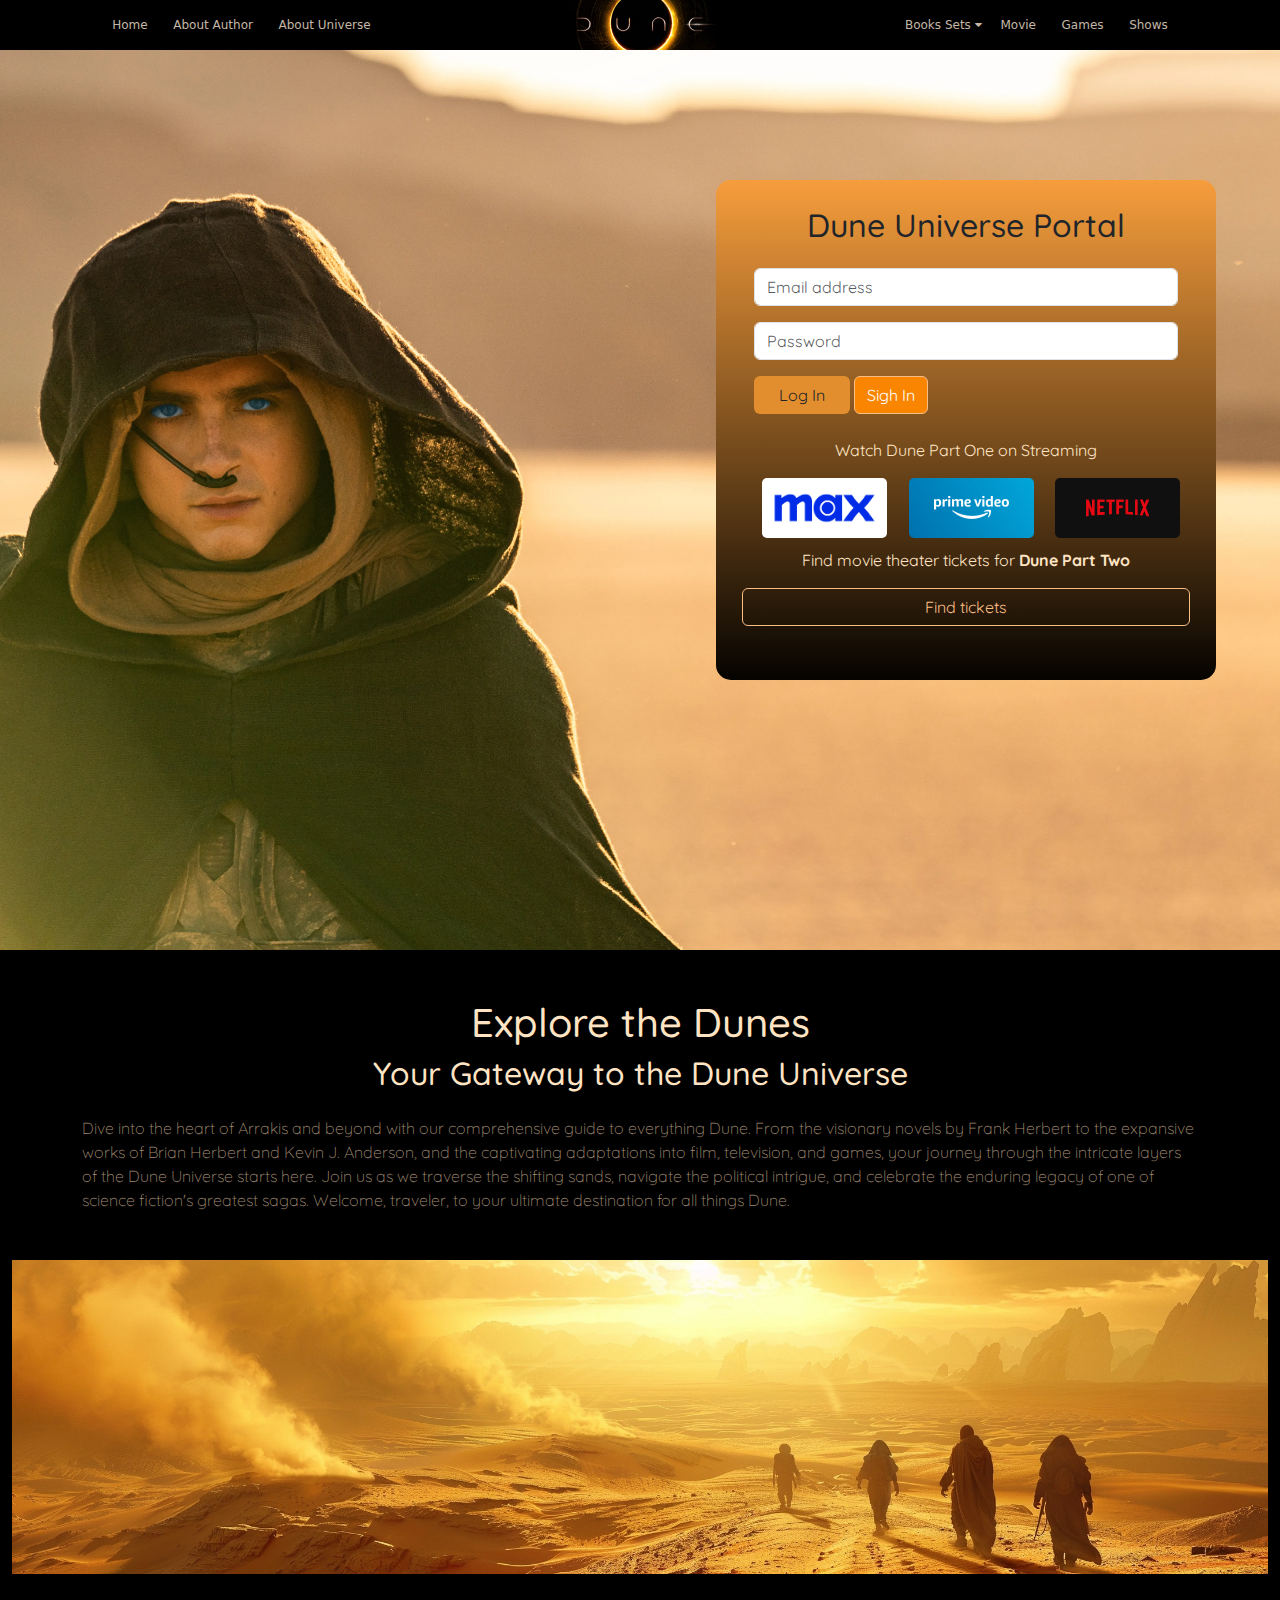
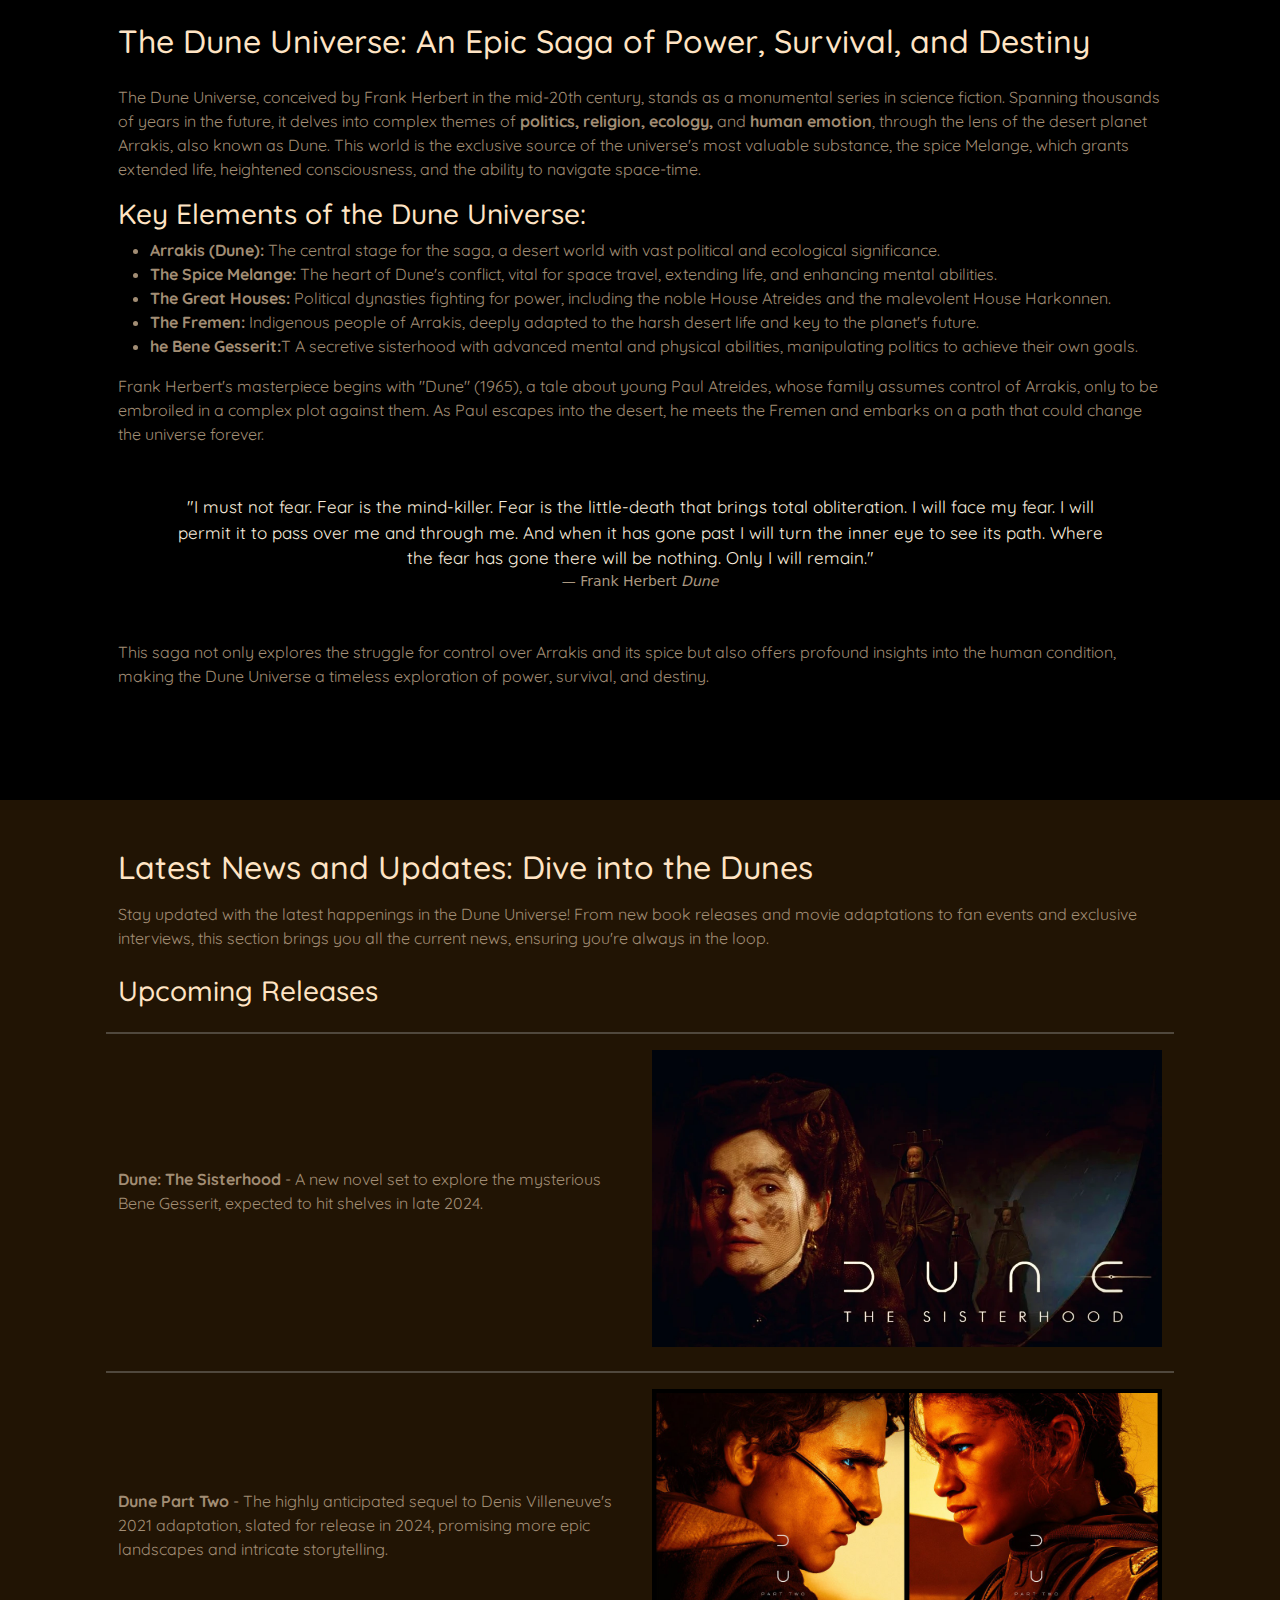
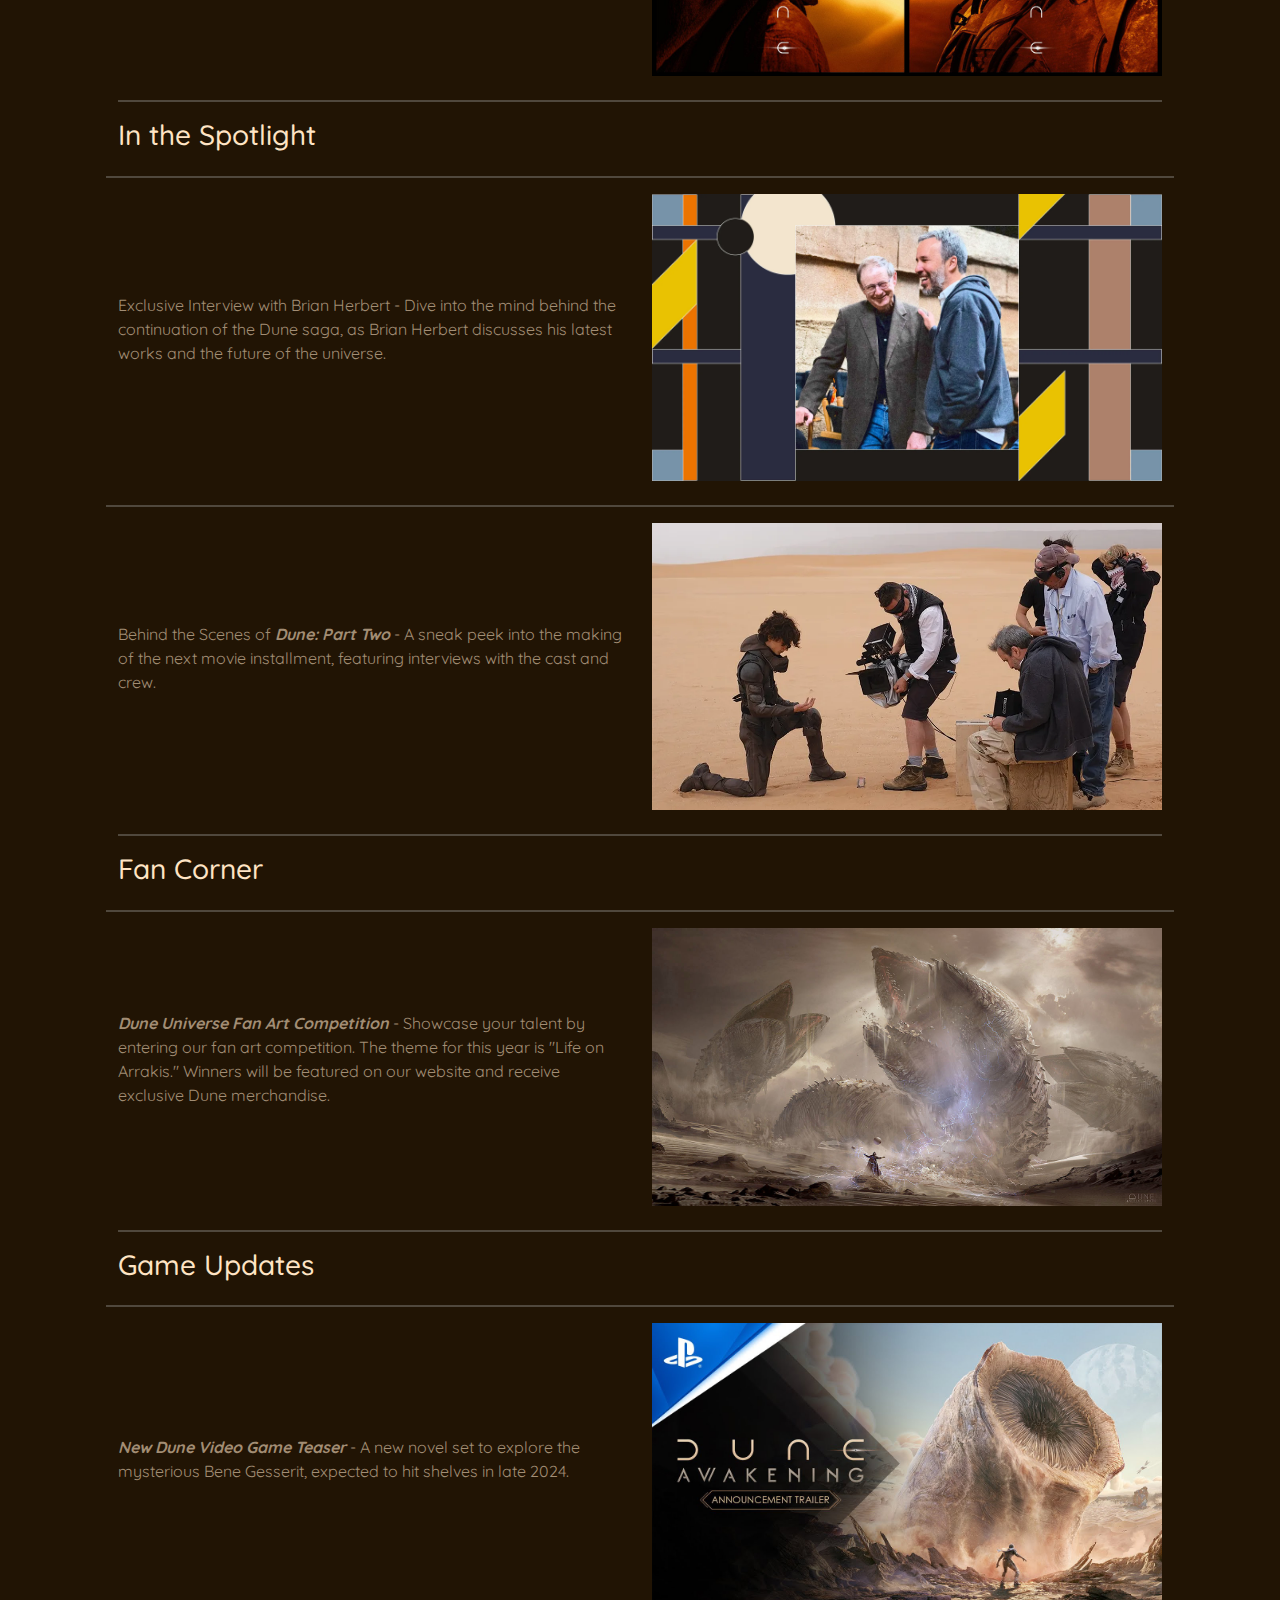
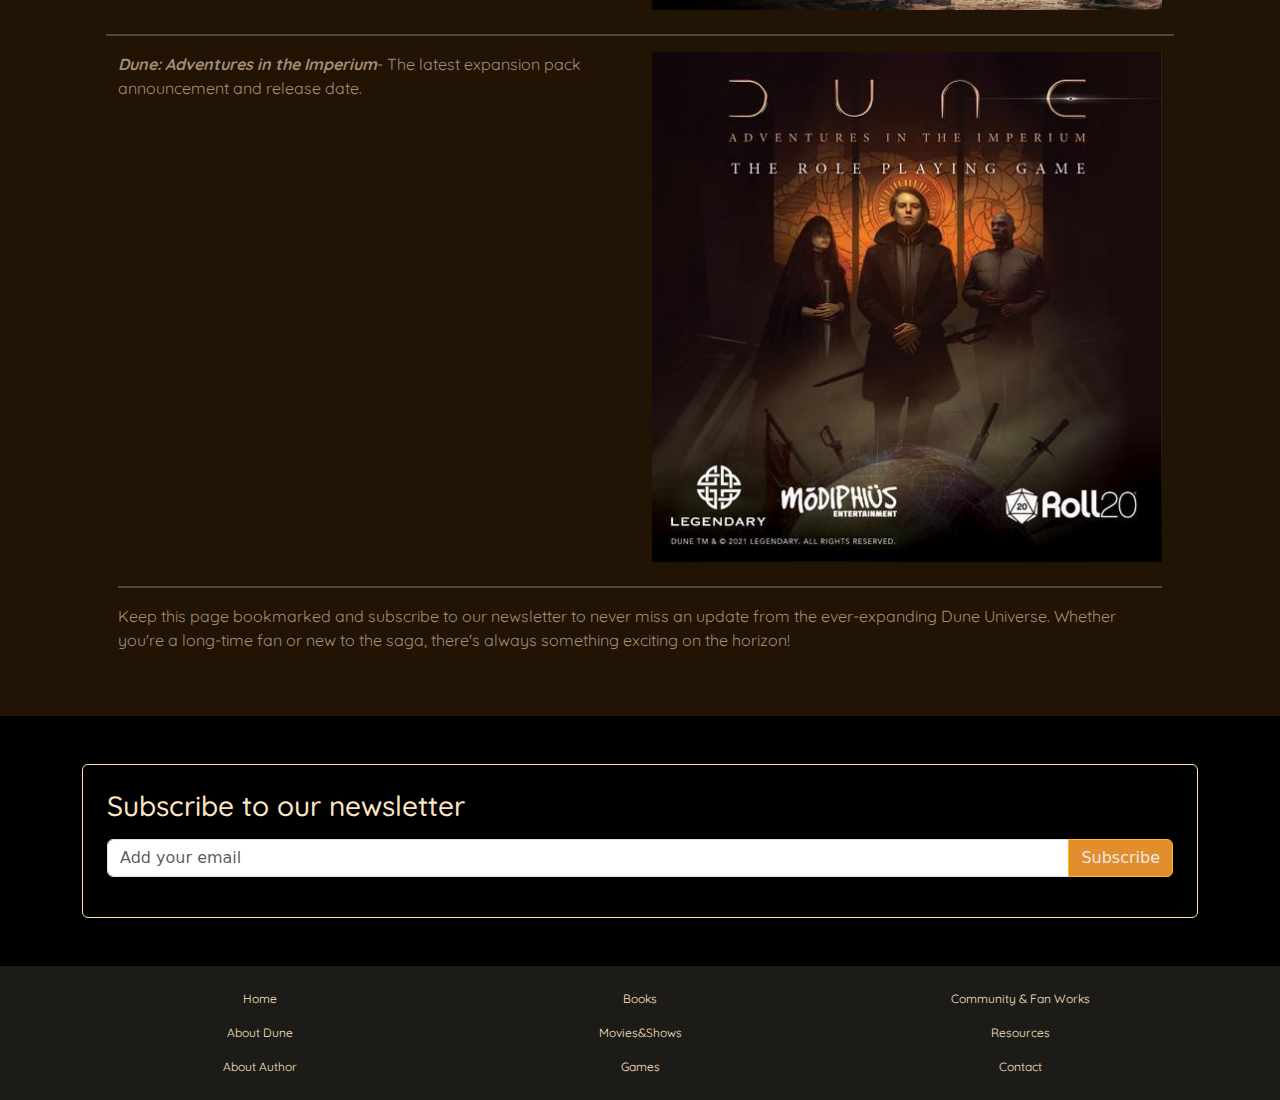
<file: home.html>
<!DOCTYPE html>
<html lang="en">
<head>
    <meta charset="UTF-8">
    <meta name="viewport" content="width=device-width, initial-scale=1.0">
    <link rel="stylesheet" href="./style/dune-style.css" >
    <!-- Bootstrap -->
    <link href="https://cdn.jsdelivr.net/npm/bootstrap@5.3.3/dist/css/bootstrap.min.css" rel="stylesheet" integrity="sha384-QWTKZyjpPEjISv5WaRU9OFeRpok6YctnYmDr5pNlyT2bRjXh0JMhjY6hW+ALEwIH" crossorigin="anonymous">
    <script src="https://cdn.jsdelivr.net/npm/bootstrap@5.3.3/dist/js/bootstrap.bundle.min.js" integrity="sha384-YvpcrYf0tY3lHB60NNkmXc5s9fDVZLESaAA55NDzOxhy9GkcIdslK1eN7N6jIeHz" crossorigin="anonymous"></script>
    <!--  Font Icons  -->
    <link rel="stylesheet" href="https://cdnjs.cloudflare.com/ajax/libs/font-awesome/4.7.0/css/font-awesome.min.css">
    <!-- Favicon -->
    <link rel="icon" type="image/x-icon" href="/img/logo/favicon.ico">
    <!-- Font -->
    <link rel="preconnect" href="https://fonts.googleapis.com">
    <link rel="preconnect" href="https://fonts.gstatic.com" crossorigin>
    <link href="https://fonts.googleapis.com/css2?family=Quicksand:wght@300..700&display=swap" rel="stylesheet">

    <title>Dune Universe</title>
</head>
<body class="bg-black">
    <!-- NavBar -->
    <div class="header">
        <div class="nav1">
            <a href="/html">Home</a>
            <a href="./pages/Author.html">About Author</a>
            <a href="">About Universe</a>
        </div>
        <div class="logo">
            <a href="./home.html"> <img src="./img/logo/dune-logo.avif" alt="logo"> </a>
        </div>
        <div class="nav2">
            <!-- Add Dropdown Menu in Navbar -->
            <div class="dropdown">
                <button class="dropbtn">Books Sets 
                  <i class="fa fa-caret-down"></i>  <!-- caret down -->
                </button>
                <div class="dropdown-content">
                  <a href="./pages/Books.html">Books Series</a>
                  <a href="./pages/404.html">The Butlerian Jihad</a>
                  <a href="./pages/404.html">The Corrino-led Imperium</a>
                  <a href="./pages/404.html">The rise of the Atreides</a>
                  <a href="./pages/404.html">The reign and fall of the God Emperor</a>
                  <a href="./pages/404.html">The return from the Scattering</a>
                </div>
              </div> 
            <!-- End Dropdown Menu in Navbar -->
            <a href="./pages/Movie.html">Movie</a>
            <a href="./pages/404.html">Games</a>
            <a href="./pages/404.html">Shows</a>
        </div>
    </div>
    <!-- End NavBar -->


     <!-- NavBar Mobile  -->
     <div class="header-mobile" >
        <nav class="navbar navbar-dark  fixed-top">
            <div class="container-fluid">
              <a class="navbar-brand" href="./home.html">Dune Portal</a>
              <button class="navbar-toggler" type="button" data-bs-toggle="offcanvas" data-bs-target="#offcanvasDarkNavbar" aria-controls="offcanvasDarkNavbar" aria-label="Toggle navigation">
                <span class="navbar-toggler-icon"></span>
              </button>
              <div class="offcanvas offcanvas-end text-bg-dark" tabindex="-1" id="offcanvasDarkNavbar" aria-labelledby="offcanvasDarkNavbarLabel">
                <div class="offcanvas-header">
                  <h5 class="offcanvas-title" id="offcanvasDarkNavbarLabel">Dune Portal</h5>
                  <button type="button" class="btn-close btn-close-white" data-bs-dismiss="offcanvas" aria-label="Close"></button>
                </div>
                <div class="offcanvas-body">
                  <ul class="navbar-nav justify-content-end flex-grow-1 pe-3">
                    <li class="nav-item">
                      <a class="nav-link active" aria-current="page" href="./home.html">Home</a>
                    </li>
                    <li class="nav-item">
                      <a class="nav-link" href="./pages/Author.html">About Author</a>
                    </li>
                    <li class="nav-item">
                        <a class="nav-link" href="./pages/404.html">About Universe</a>
                      </li>

                      <li class="nav-item dropdown">
                        <a class="nav-link dropdown-toggle" href="#" role="button" data-bs-toggle="dropdown" aria-expanded="false">
                          Books
                        </a>
                        <ul class="dropdown-menu dropdown-menu-dark">
                            <li><a class="dropdown-item" href="./pages/Books.html">Books Series</a></li>
                            <li><a class="dropdown-item" href="./pages/404.html">The Butlerian Jihad</a></li>
                            <li><a class="dropdown-item" href="./pages/404.html">The Corrino-led Imperium</a></li>
                            <li><a class="dropdown-item" href="./pages/404.html">The rise of the Atreides</a></li>
                            <li> <a class="dropdown-item" href="./pages/404.html">The reign and fall of the God Emperor</a></li>
                            <li> <a  class="dropdown-item" href="./pages/404.html">The return from the Scattering</a></li>
                        </ul>
                      </li>
                      <li class="nav-item">
                        <a class="nav-link" href="./pages/Movie.html">Movie</a>
                      </li>
                      <li class="nav-item">
                        <a class="nav-link" href="./pages/404.html">Games</a>
                      </li>
                      <li class="nav-item">
                        <a class="nav-link" href="./pages/404.html">Shows</a>
                      </li>

                  </ul>
                </div>
              </div>
            </div>
          </nav>
    </div>
    <!-- End NavBar Mobile-->
     
        <!-- Hero Section -->
    <div class="hero">
        <div class="masthead" style="background-image: url('./img/main/dune-hero-2.webp');">
        </div>
        
        <div class="registerform">
        <!-- Register Form -->
            <h2>Dune Universe Portal</h2>
            <div class="container mt-4 mx-0 mb-4">
                <form>
                    <div class="mb-3">
                      <input type="email" class="form-control" id="exampleInputEmail1" aria-describedby="emailHelp" placeholder="Email address">
                    </div>
                    <div class="mb-3">
                      <input type="password" class="form-control" id="exampleInputPassword1" placeholder="Password" >
                    </div>
                    <div class="d-grid gap-2 d-md-block">
                       <button type="submit" class="btn px-4 btn-bd-primary" style="--bs-btn-bg:#e28e2e; --bs-btn-hover-bg:#f9be86;">Log In</button>
                       <a class="btn btn-primary" href="./pages/Register.html" role="button" style="--bs-btn-bg:#fa8500; --bs-btn-border-color:#f9be86; --bs-btn-hover-bg:#f9be86;">Sigh In</a>
                       <!-- <button type="button" class="btn px-4 btn-bd-primary" style="--bs-btn-bg:#fa8500; --bs-btn-border-color:#f9be86; --bs-btn-hover-bg:#f9be86;">Sigh In</button> -->
                    </div>
                  </form>
            </div>
                <!-- Streaming Services -->
                <div>
                    <p>Watch Dune Part One on Streaming</p>
                    <div class="streaming">
                            <a href="default.asp"></a><img src="./img/main/MaxLogo.jpg"  alt="HboMax"></a>
                             <a href="default.asp"></a><img src="./img/main/prime video.jpeg"  alt="PrimeVideo"></a>
                            <a href="default.asp"></a><img src="./img/main/netflix.jpeg" alt="Netflix"></a>   
                    </div>
                    </div>
                <!-- Buy Movie Theatre Tikets -->
                <div>
                    <p>Find movie theater tickets for <span>Dune Part Two</span></p>
                    <div class="d-grid gap-2">
                        <button class="btn btn--bd-primary" type="button" style="--bs-btn-hover-bg:#f9be86; --bs-btn-border-color:#f9be86; --bs-btn-color:#f9be86;">Find tickets</button>
                    </div>
                </div>
            </div>
    
    <!-- Mobile Register Form -->
    <div class="registerform-mobile">
        <!-- Register Form -->
            <h2>Dune Universe Portal</h2>
            <div class="container mt-4 mx-0 mb-4">
                <form>
                    <div class="mb-3">
                      <input type="email" class="form-control" id="exampleInputEmail1" aria-describedby="emailHelp" placeholder="Email address">
                    </div>
                    <div class="mb-3">
                      <input type="password" class="form-control" id="exampleInputPassword1" placeholder="Password" >
                    </div>
                    <div class="d-grid gap-2 d-md-block">
                       <button type="submit" class="btn px-4 btn-bd-primary" style="--bs-btn-bg:#e28e2e; --bs-btn-hover-bg:#f9be86;">Log In</button>
                       <a class="btn btn-primary" href="./pages/Register.html" role="button" style="--bs-btn-bg:#fa8500; --bs-btn-border-color:#f9be86; --bs-btn-hover-bg:#f9be86;">Sigh In</a>
                       <!-- <button type="button" class="btn px-4 btn-bd-primary" style="--bs-btn-bg:#fa8500; --bs-btn-border-color:#f9be86; --bs-btn-hover-bg:#f9be86;">Sigh In</button> -->
                    </div>
                  </form>
            </div>
                <!-- Buy Movie Theatre Tikets -->
                <div>
                    <p>Find movie theater tickets for <span>Dune Part Two</span></p>
                    <div class="d-grid gap-2">
                        <button class="btn btn--bd-primary" type="button" style="--bs-btn-hover-bg:#f9be86; --bs-btn-border-color:#f9be86; --bs-btn-color:#f9be86;">Find tickets</button>
                    </div>
                </div>
            </div>
    </div>
</div>
    <!-- End Mobile Register Form -->
    <!-- Main Container -->
    <div>
        <!-- Intro -->

        <div class="container my-5"> 
            <h1 class="text-center" id="HHeader">Explore the Dunes</h1>
            <h2 class="text-center" id="HHeader">Your Gateway to the Dune Universe</h2>
            <p class="lead mt-4" id="pset">Dive into the heart of Arrakis and beyond with our comprehensive guide to everything Dune. From the visionary novels by Frank Herbert to the expansive works of Brian Herbert and Kevin J. Anderson, and the captivating adaptations into film, television, and games, your journey through the intricate layers of the Dune Universe starts here. Join us as we traverse the shifting sands, navigate the political intrigue, and celebrate the enduring legacy of one of science fiction's greatest sagas. Welcome, traveler, to your ultimate destination for all things Dune.</p>
        </div>
        <!-- Brief overview of the Dune Universe -->
            <div class="container-fluid">
                <img src="./img/main/Dune-background.webp" class="img-fluid" alt="Background">
            </div>
        <div class="container mb-5 p-5">
            <h2 class="mb-4" id="HHeader">The Dune Universe: An Epic Saga of Power, Survival, and Destiny</h2>
            <p id="pset">The Dune Universe, conceived by Frank Herbert in the mid-20th century, stands as a monumental series in science fiction. Spanning thousands of years in the future, it delves into complex themes of <span>politics, religion, ecology,</span> and <span>human emotion</span>, through the lens of the desert planet Arrakis, also known as Dune. This world is the exclusive source of the universe's most valuable substance, the spice Melange, which grants extended life, heightened consciousness, and the ability to navigate space-time.</p>
            <h3 id="HHeader">Key Elements of the Dune Universe:</h3>
            <ul id="pset">
                <li ><span>Arrakis (Dune):</span> The central stage for the saga, a desert world with vast political and ecological significance.</li>
                <li><span>The Spice Melange:</span> The heart of Dune's conflict, vital for space travel, extending life, and enhancing mental abilities.</li>
                <li><span>The Great Houses:</span> Political dynasties fighting for power, including the noble House Atreides and the malevolent House Harkonnen.</li>
                <li><span>The Fremen:</span> Indigenous people of Arrakis, deeply adapted to the harsh desert life and key to the planet's future.</li>
                <li><span>he Bene Gesserit:</span>T A secretive sisterhood with advanced mental and physical abilities, manipulating politics to achieve their own goals.</li>
            </ul>
            <p id="pset">Frank Herbert's masterpiece begins with "Dune" (1965), a tale about young Paul Atreides, whose family assumes control of Arrakis, only to be embroiled in a complex plot against them. As Paul escapes into the desert, he meets the Fremen and embarks on a path that could change the universe forever.</p>
            <!-- quote -->
            <figure class="text-center m-5">
                <blockquote class="blockquote">
                  <p id="pset-quote">"I must not fear. Fear is the mind-killer. Fear is the little-death that brings total obliteration. I will face my fear. I will permit it to pass over me and through me. And when it has gone past I will turn the inner eye to see its path. Where the fear has gone there will be nothing. Only I will remain."</p>
                </blockquote>
                <figcaption class="blockquote-footer" style="color: rgb(171, 152, 128);">Frank Herbert <cite title="Source Title">Dune</cite>
                </figcaption>
              </figure>
            <p id="pset">This saga not only explores the struggle for control over Arrakis and its spice but also offers profound insights into the human condition, making the Dune Universe a timeless exploration of power, survival, and destiny.</p>
        </div>
    <div style="background-color: #211404;">
        <div class="container p-5">
            <h2 class="mb-3" id="HHeader">Latest News and Updates: Dive into the Dunes</h2>
            <p id="pset">Stay updated with the latest happenings in the Dune Universe! From new book releases and movie adaptations to fan events and exclusive interviews, this section brings you all the current news, ensuring you're always in the loop.</p>
            <div class="mt-4">
                <!-- News Upcoming Releases -->
                <h3 id="HHeader">Upcoming Releases</h3>
                <div class="row align-items-center my-4">
                    <hr class="border border-1 opacity-25" style="color: beige;">
                    <div class="col-md"><p id="pset"><span class="News"> Dune: The Sisterhood </span> - A new novel set to explore the mysterious Bene Gesserit, expected to hit shelves in late 2024.</p></div>
                    <div class="col-md"><img src="./img/News/dune-the-sisterhood.webp" class="img-fluid" alt="Dune: The Sisterhood"></div>
                </div>
                <div class="row align-items-center my-4">
                    <hr class="border border-1 opacity-25" style="color: beige;">
                    <div class="col-md"><p id="pset"><span class="News"> Dune Part Two </span> - The highly anticipated sequel to Denis Villeneuve's 2021 adaptation, slated for release in 2024, promising more epic landscapes and intricate storytelling.</p></div>
                    <div class="col-md"><img src="./img/News/dune-part2.png" class="img-fluid" alt="Dune Part Two "></div>
                </div>
                <hr class="border border-1 opacity-25" style="color: beige;">

                <!-- Fan In the Spotlight -->
                <h3 id="HHeader">In the Spotlight</h3>
                <div class="row align-items-center my-4">
                    <hr class="border border-1 opacity-25" style="color: beige;">
                    <div class="col-md"><p id="pset">Exclusive Interview with Brian Herbert - Dive into the mind behind the continuation of the Dune saga, as Brian Herbert discusses his latest works and the future of the universe.</p></div>
                    <div class="col-md"><img src="./img/News/Brian-Herbert-Feature-Art.webp" class="img-fluid" alt="Exclusive Interview with Brian Herbert"></div>
                </div>
                <div class="row align-items-center my-4">
                    <hr class="border border-1 opacity-25" style="color: beige;">
                    <div class="col-md"><p id="pset">Behind the Scenes of <span style="font-style: italic;">Dune: Part Two </span> - A sneak peek into the making of the next movie installment, featuring interviews with the cast and crew.</p></div>
                    <div class="col-md"><img src="./img/News/dune-movie-behind-the-scenes.webp" class="img-fluid" alt="Dune: Part Two"></div>
                </div>
                <hr class="border border-1 opacity-25" style="color: beige;">

                <!-- News - Fan Corner -->
                <h3 id="HHeader">Fan Corner</h3>
                <div class="row align-items-center my-4">
                    <hr class="border border-1 opacity-25" style="color: beige;">
                    <div class="col-md"><p id="pset"><span style="font-style: italic;">Dune Universe Fan Art Competition </span>- Showcase your talent by entering our fan art competition. The theme for this year is "Life on Arrakis." Winners will be featured on our website and receive exclusive Dune merchandise.</p></div>
                    <div class="col-md"><img src="./img/News/Dune_Concept_Art.jpeg" class="img-fluid" alt="Dune Universe Fan Art Competition"></div>
                </div>
                <hr class="border border-1 opacity-25" style="color: beige;">

                <!-- News - Game Updates -->
                <h3 id="HHeader">Game Updates</h3>
                <div class="row align-items-center my-4">
                    <hr class="border border-1 opacity-25" style="color: beige;">
                    <div class="col-md"><p id="pset"><span style="font-style: italic;">New Dune Video Game Teaser</span> - A new novel set to explore the mysterious Bene Gesserit, expected to hit shelves in late 2024.</p></div>
                    <div class="col-md"><img src="./img/News/Dune-ps5.jpeg" class="img-fluid" alt="New Dune Video Game Teaser"></div>
                </div>
                <div class="row my-4">
                    <hr class="border border-1 opacity-25" style="color: beige;">
                    <div class="col-md"><p id="pset"><span style="font-style: italic;">Dune: Adventures in the Imperium</span>- The latest expansion pack announcement and release date.</p></div>
                    <div class="col text-center"><img src="./img/News/Game-Dune-Role.jpeg" class="img-fluid" alt="Dune: Adventures in the Imperium"></div>
                </div>
                <hr class="border border-1 opacity-25" style="color: beige;">
                <p id="pset">Keep this page bookmarked and subscribe to our newsletter to never miss an update from the ever-expanding Dune Universe. Whether you're a long-time fan or new to the saga, there's always something exciting on the horizon!</p>
                
            </div>    
        </div>
    </div>
                    <!-- Latest News and Updates -->
            <div class="container">
                                <!-- subscribe form -->
                                <div class="subscribe my-5 spice-glow">
                                    <div class="container-m border border-warning-subtle rounded p-4 border-opacity-25">
                                        <h3 id="HHeader">Subscribe to our newsletter</h3>
                                        <div class="input-group my-3">
                                            <input type="text" class="form-control" placeholder="Add your email" aria-label="Add your email" aria-describedby="button-addon2">
                                            <button class="btn btn-outline-secondary border-warning" type="button" id="button-addon2" style="--bs-btn-bg:#e28e2e; --bs-btn-hover-bg:#f9be86; --bs-btn-color:#f0e8e0;">Subscribe</button>
                                        </div>
                                    </div>
                                </div>
                    <!-- End Subscribe Form -->
            </div>
    </div>
    

    <!-- Footer -->
    <div class="footer">
            <div class="container text-center my-3">
                <div class="row">
                    <div class="col">
                    <nav class="nav flex-column">                        
                          <a class="nav-link active" aria-current="page"href="./pages/404.html">Home</a>
                          <a class="nav-link"href="./pages/404.html">About Dune</a>
                          <a class="nav-link"href="./pages/Author.html">About Author</a>
                      </nav>
                    </div>
                    <div class="col">
                        <nav class="nav flex-column">
                                <a class="nav-link" href="./pages/Books.html">Books</a>
                                <a class="nav-link" href="./pages/Movie.html">Movies&Shows</a>
                                <a class="nav-link"href="./pages/404.html">Games</a>
                          </nav>
                    </div>
                    <div class="col">
                        <nav class="nav flex-column">
                                <a class="nav-link" href="./pages/404.html">Community & Fan Works</a>
                                <a class="nav-link"href="./pages/404.html">Resources</a>
                                <a class="nav-link"href="./pages/404.html">Contact</a>
                          </nav>
                    </div>
                </div>
            </div>
    </div>
    <!-- End Footer -->
</body>
</html>
</file>
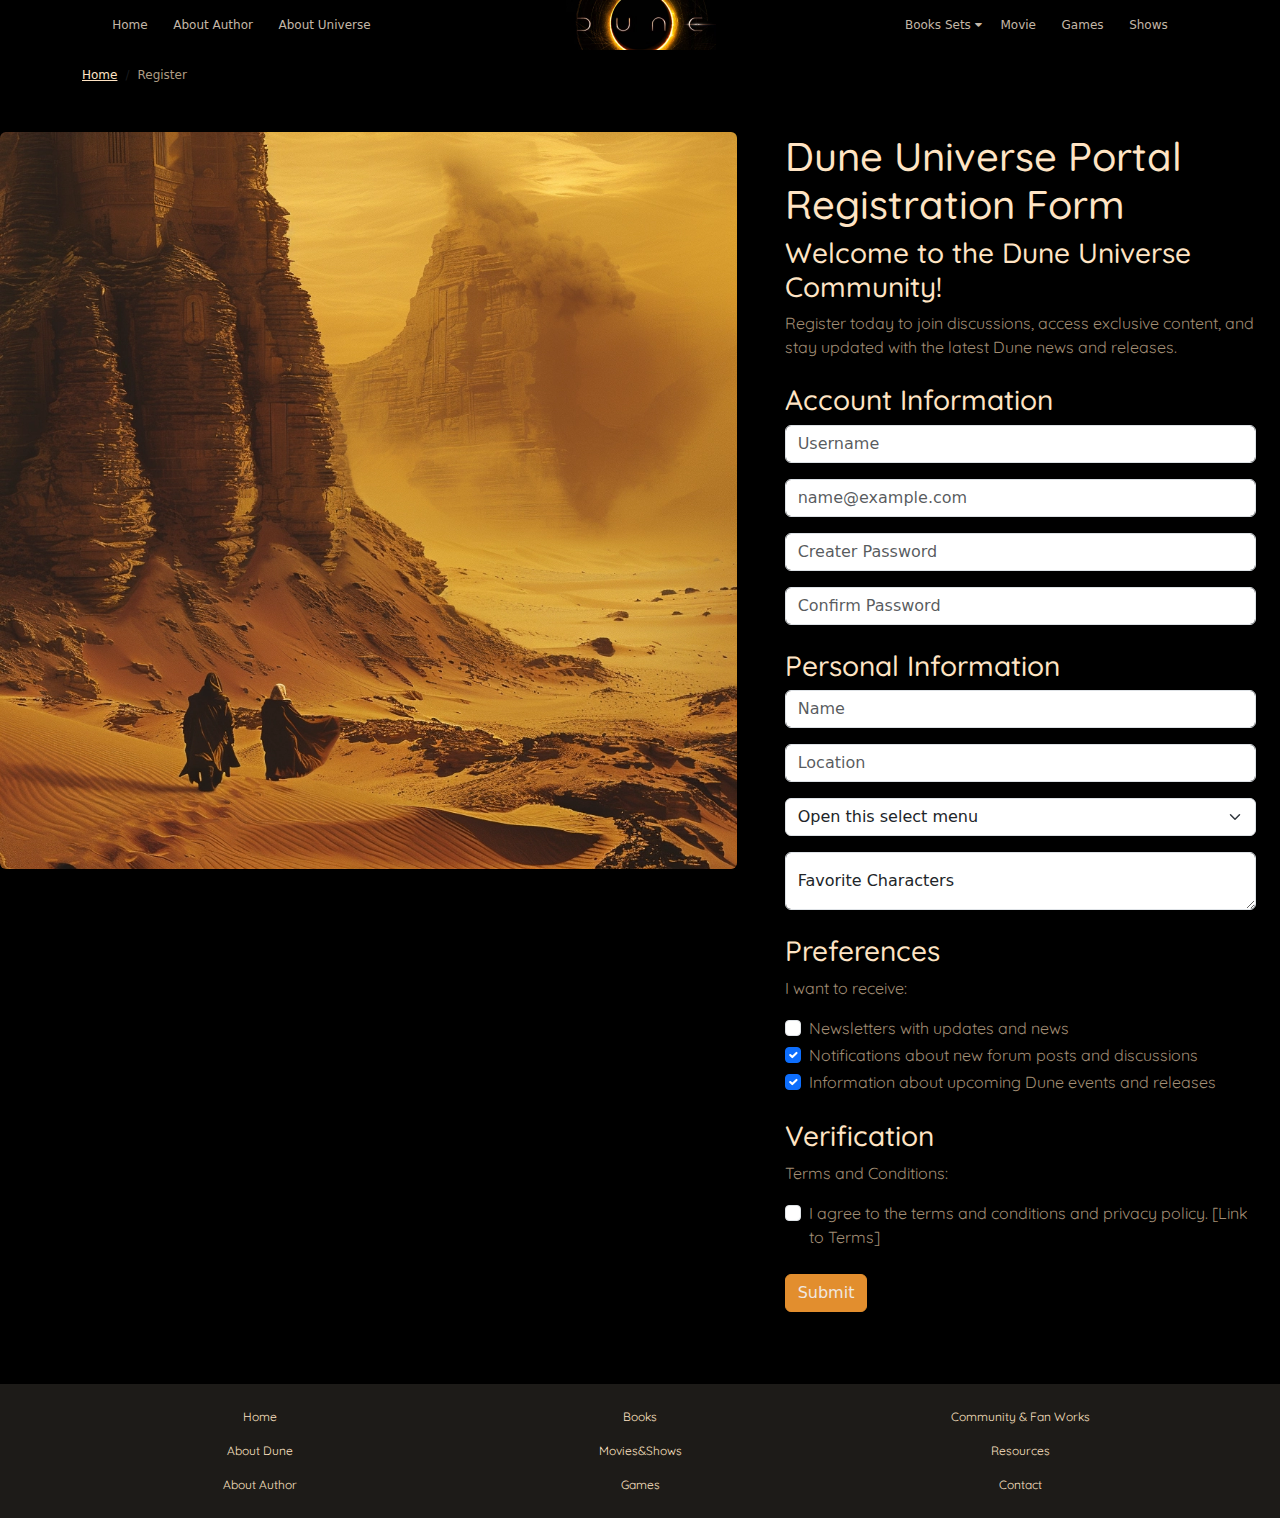
<file: Login.html>
<!DOCTYPE html>
<html lang="en">
<head>
    <meta charset="UTF-8">
    <meta name="viewport" content="width=device-width, initial-scale=1.0">
    <link rel="stylesheet" href="./style/dune-style.css" >
    <!-- Bootstrap -->
    <link href="https://cdn.jsdelivr.net/npm/bootstrap@5.3.3/dist/css/bootstrap.min.css" rel="stylesheet" integrity="sha384-QWTKZyjpPEjISv5WaRU9OFeRpok6YctnYmDr5pNlyT2bRjXh0JMhjY6hW+ALEwIH" crossorigin="anonymous">
    <script src="https://cdn.jsdelivr.net/npm/bootstrap@5.3.3/dist/js/bootstrap.bundle.min.js" integrity="sha384-YvpcrYf0tY3lHB60NNkmXc5s9fDVZLESaAA55NDzOxhy9GkcIdslK1eN7N6jIeHz" crossorigin="anonymous"></script>
    <!--  Font Awesome Icons  -->
    <link rel="stylesheet" href="https://cdnjs.cloudflare.com/ajax/libs/font-awesome/4.7.0/css/font-awesome.min.css">
    <!-- Favicon -->
    <link rel="icon" type="image/x-icon" href="./img/logo/favicon.ico">
    <!-- Font -->
    <link rel="preconnect" href="https://fonts.googleapis.com">
    <link rel="preconnect" href="https://fonts.gstatic.com" crossorigin>
    <link href="https://fonts.googleapis.com/css2?family=Quicksand:wght@300..700&display=swap" rel="stylesheet">

    <title>Dune Universe</title>

</head>
<body class="bg-black">
    <!-- NavBar -->
    <div class="header">
        <div class="nav1">
            <a href="./home.html">Home</a>
            <a href="./Author.html">About Author</a>
            <a href="">About Universe</a>
        </div>
        <div class="logo">
           <a href="./home.html"> <img src="./img/logo/dune-logo.avif" alt="logo"> </a>
        </div>
        <div class="nav2">
            <!-- Add Dropdown Menu in Navbar -->
            <div class="dropdown">
                <button class="dropbtn">Books Sets 
                  <i class="fa fa-caret-down"></i>  <!-- caret down -->
                </button>
                <div class="dropdown-content">
                <a href="./Books.html">Books Series</a>
                  <a href="./404.html">The Butlerian Jihad</a>
                  <a href="./404.html">The Corrino-led Imperium</a>
                  <a href="./404.html">The rise of the Atreides</a>
                  <a href="./404.html">The reign and fall of the God Emperor</a>
                  <a href="./404.html">The return from the Scattering</a>
                </div>
              </div> 
            <!-- End Dropdown Menu in Navbar -->
            <a href="./Movie.html">Movie</a>
            <a href="./404.html">Games</a>
            <a href="./404.html">Shows</a>
        </div>
    </div>
    <!-- End NavBar -->

    <!-- Breadcrumbs -->
    <div class="container breadcrumbs mt-3">
        <nav aria-label="breadcrumb">
            <ol class="breadcrumb">
            <li class="breadcrumb-item"><a href="./home.html">Home</a></li>
            <li class="breadcrumb-item active" aria-current="page" id="bc-active">Register</li>
            </ol>
        </nav>
    </div>
    
    <!-- Main Container -->
    <div>
        <div class="row my-5">
            <div class="col-7 text-center" id="fixed-img">
                <div class="sticky-top">
                    <img src="./img/Login/Login.webp" class="img-fluid rounded " alt="404 Error">
                </div>
            </div>
            <div class="col mx-4">
                <h1 id="HHeader">Dune Universe Portal Registration Form</h1>
                <h3 id="HHeader">Welcome to the Dune Universe Community!</h3>
                <p id="pset">Register today to join discussions, access exclusive content, and stay updated with the latest Dune news and releases.</p>
                <!-- Account Information -->
                    <div class="my-4">
                        <h3 id="HHeader">Account Information</h3>
                        <div class="input-group mb-3">
                            <input type="email" class="form-control" id="exampleFormControlInput1" placeholder="Username">
                        </div>
                        <div class="input-group mb-3">
                            <input type="email" class="form-control" id="exampleFormControlInput1" placeholder="name@example.com">
                        </div>
                        <div class="input-group mb-3">
                            <input type="password" id="inputPassword5" class="form-control" aria-describedby="passwordHelpBlock" placeholder="Creater Password">
                        </div>
                        <div class="input-group mb-3">
                            <input type="password" id="inputPassword5" class="form-control" aria-describedby="passwordHelpBlock" placeholder="Confirm Password">
                        </div>
                    </div>
                            <!-- Personal Information (Optional) -->
                    <div class="my-4">
                        <h3 id="HHeader">Personal Information</h3>
                        <div class="input-group mb-3">
                            <input type="email" class="form-control" id="exampleFormControlInput1" placeholder="Name">
                        </div>
                        <div class="input-group mb-3">
                            <input type="email" class="form-control" id="exampleFormControlInput1" placeholder="Location">
                        </div>
                        <div class="input-group mb-3">
                        <select class="form-select" aria-label="Favorite Dune Book">
                            <option selected>Open this select menu</option>
                            <option value="duneMessiah">Dune Messiah</option>
                            <option value="childrenOfDune">Children of Dune</option>
                            <option value="godEmperorOfDune">God Emperor of Dune</option>
                            <option value="hereticsOfDune">Heretics of Dune</option>
                            <option value="chapterhouseDune">Chapterhouse: Dune</option>
                            <option value="houseAtreides">Dune: House Atreides</option>
                            <option value="houseHarkonnen">Dune: House Harkonnen</option>
                            <option value="houseCorrino">Dune: House Corrino</option>
                          </select>
                        </div>
                        <div class="form-floating mb-3">
                            <textarea class="form-control" placeholder="Leave a comment here" id="floatingTextarea"></textarea>
                            <label for="floatingTextarea">Favorite Characters</label>
                          </div>
                    </div>
                    <!-- Preferences) -->
                    <div class="my-4">
                            <h3 id="HHeader">Preferences</h3>
                            <p id="pset">I want to receive:</p>
                            <div class="form-check">
                                <input class="form-check-input" type="checkbox" value="" id="flexCheckDefault">
                                <label class="form-check-label" for="flexCheckDefault"id="pset">
                                    Newsletters with updates and news
                                </label>
                              </div>
                              <div class="form-check">
                                <input class="form-check-input" type="checkbox" value="" id="flexCheckChecked" checked>
                                <label class="form-check-label" for="flexCheckChecked" id="pset">
                                    Notifications about new forum posts and discussions
                                </label>
                              </div>
                              <div class="form-check">
                                <input class="form-check-input" type="checkbox" value="" id="flexCheckChecked" checked>
                                <label class="form-check-label" for="flexCheckChecked" id="pset">
                                    Information about upcoming Dune events and releases
                                </label>
                              </div>
                    </div>          
                    <!-- Verification) -->
                        <div class="my-4">
                            <h3 id="HHeader">Verification</h3>
                            <p id="pset">Terms and Conditions:</p>
                            <div class="form-check">
                                <input class="form-check-input" type="checkbox" value="" id="flexCheckDefault">
                                <label class="form-check-label" for="flexCheckDefault"id="pset">
                                    I agree to the terms and conditions and privacy policy. [Link to Terms]
                                </label>
                            </div>
                        </div>
                        <!-- Submit button -->
                        <div class="my-4">
                            <input class="btn btn-primary" type="submit" value="Submit" style="--bs-btn-bg:#e28e2e; --bs-btn-border-color:#e28e2e; --bs-btn-hover-bg:#f9be86; --bs-btn-color:#f0e8e0;">
                        </div>
            </div>
        </div>
    <!-- Footer -->
    <footer>
    <div class="footer">
            <div class="container text-center my-3">
                <div class="row">
                    <div class="col">
                    <nav class="nav flex-column">                        
                          <a class="nav-link active" aria-current="page" href="./404.html">Home</a>
                          <a class="nav-link" href="./404.html">About Dune</a>
                          <a class="nav-link" href="./Author.html">About Author</a>
                      </nav>
                    </div>
                    <div class="col">
                        <nav class="nav flex-column">
                                <a class="nav-link" href="./Books.html">Books</a>
                                <a class="nav-link" href="./Movie.html">Movies&Shows</a>
                                <a class="nav-link" href="./404.html">Games</a>
                          </nav>
                    </div>
                    <div class="col">
                        <nav class="nav flex-column">
                                <a class="nav-link" href="./404.html">Community & Fan Works</a>
                                <a class="nav-link" href="./404.html">Resources</a>
                                <a class="nav-link" href="./404.html">Contact</a>
                          </nav>
                    </div>
                </div>
            </div>
    </div>
   </footer>
    <!-- End Footer -->
</body>
</html>
</file>
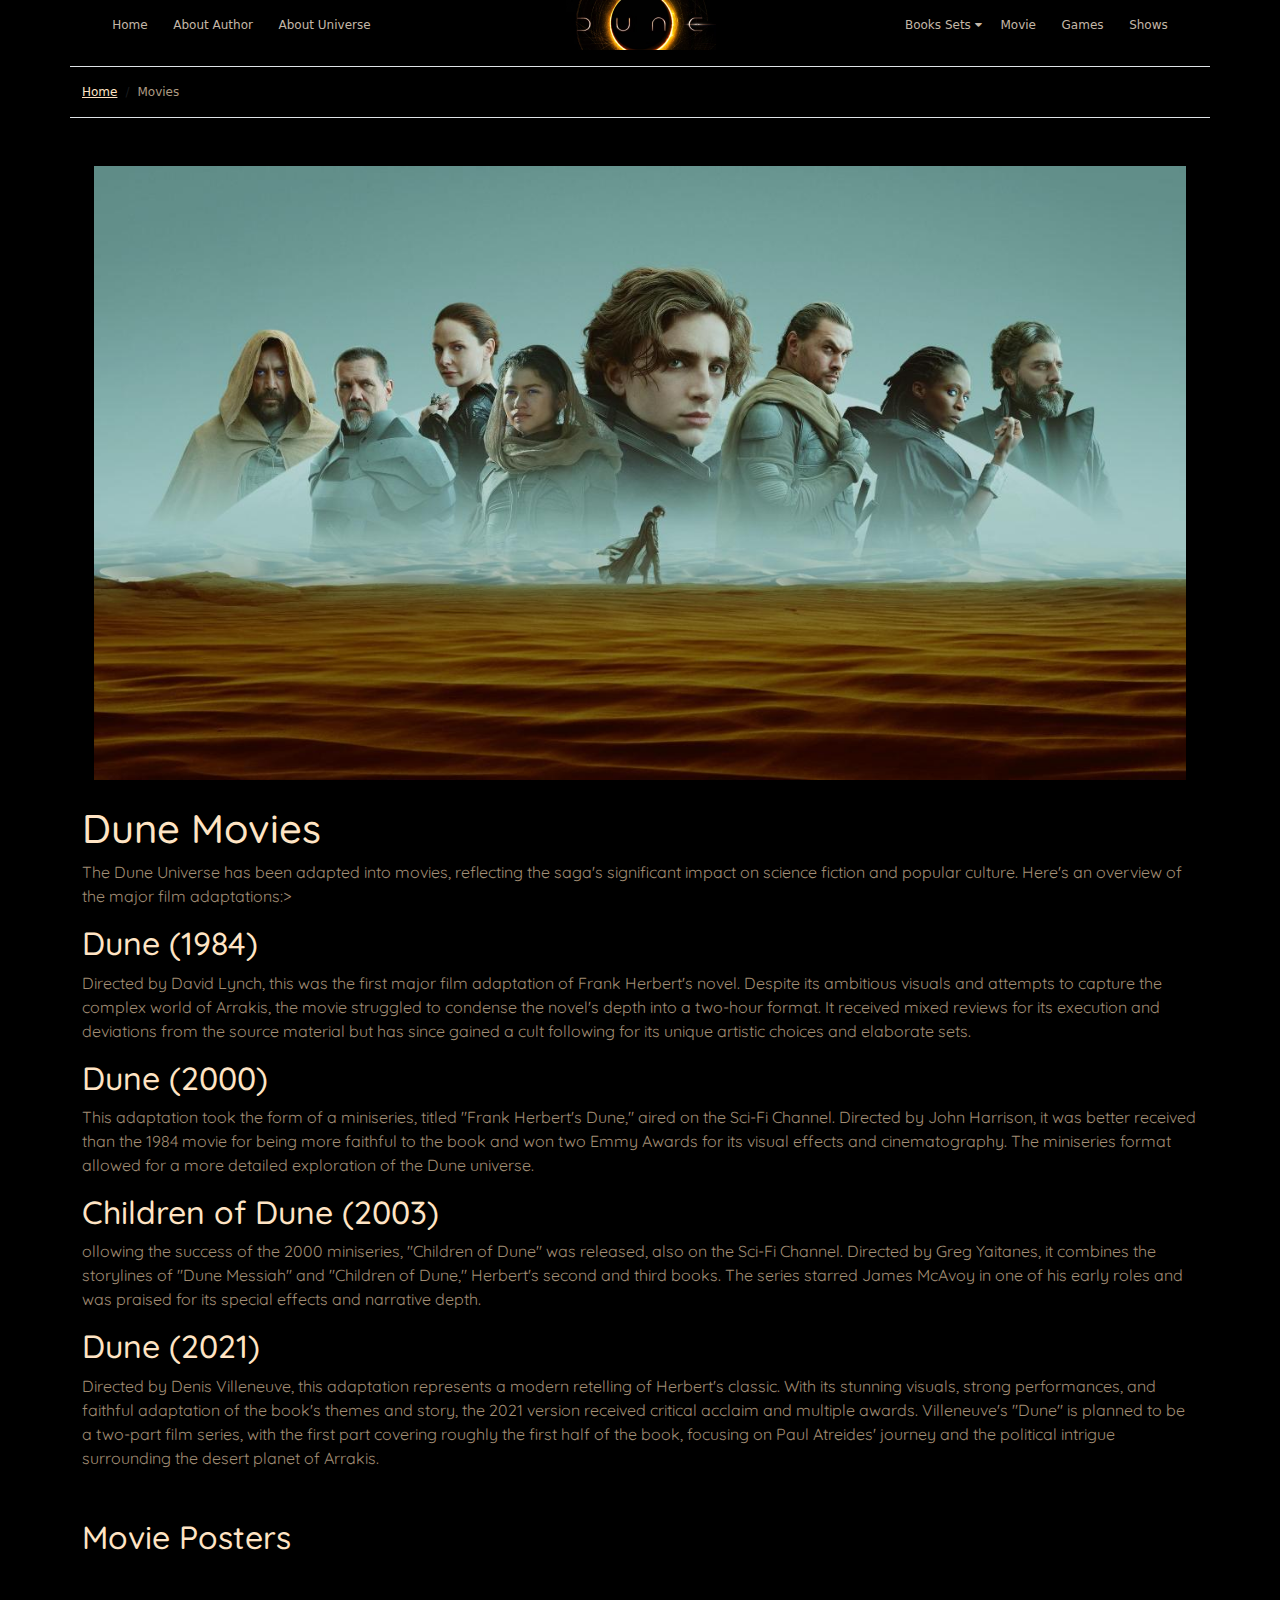
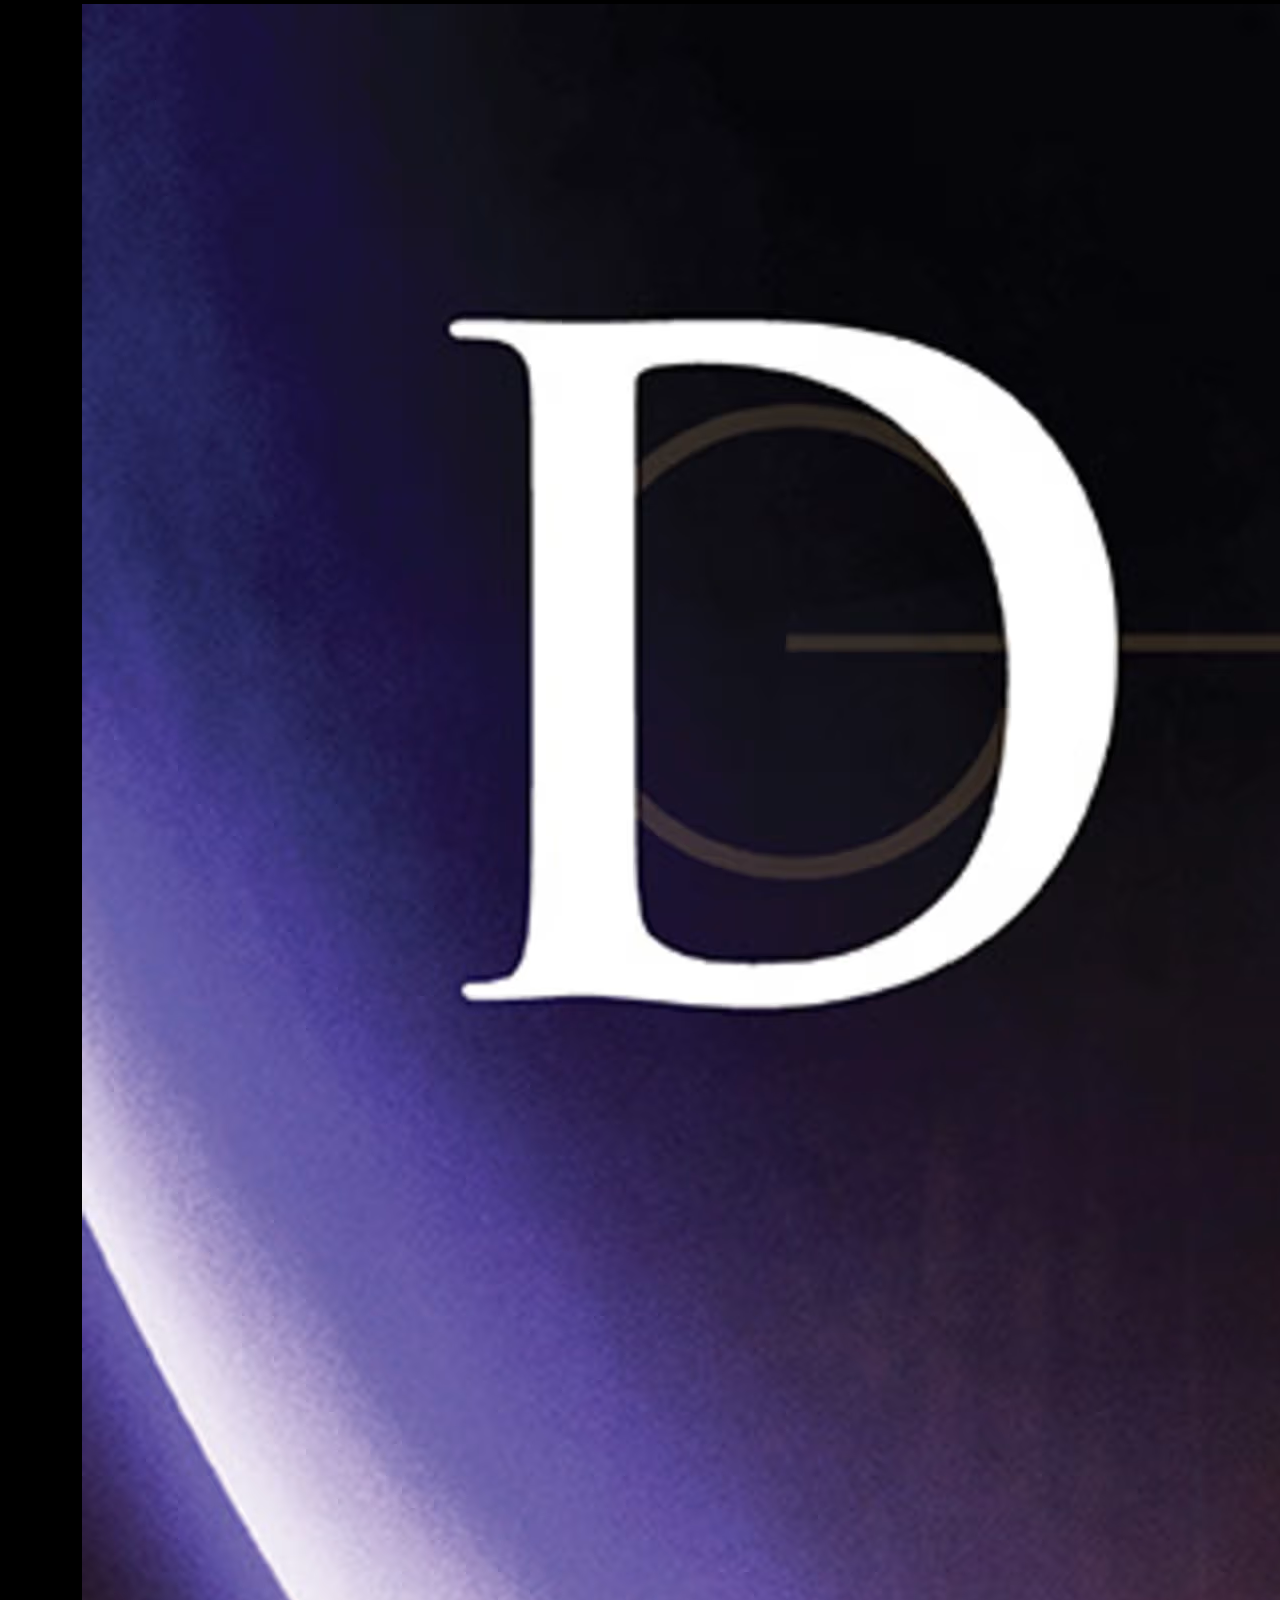
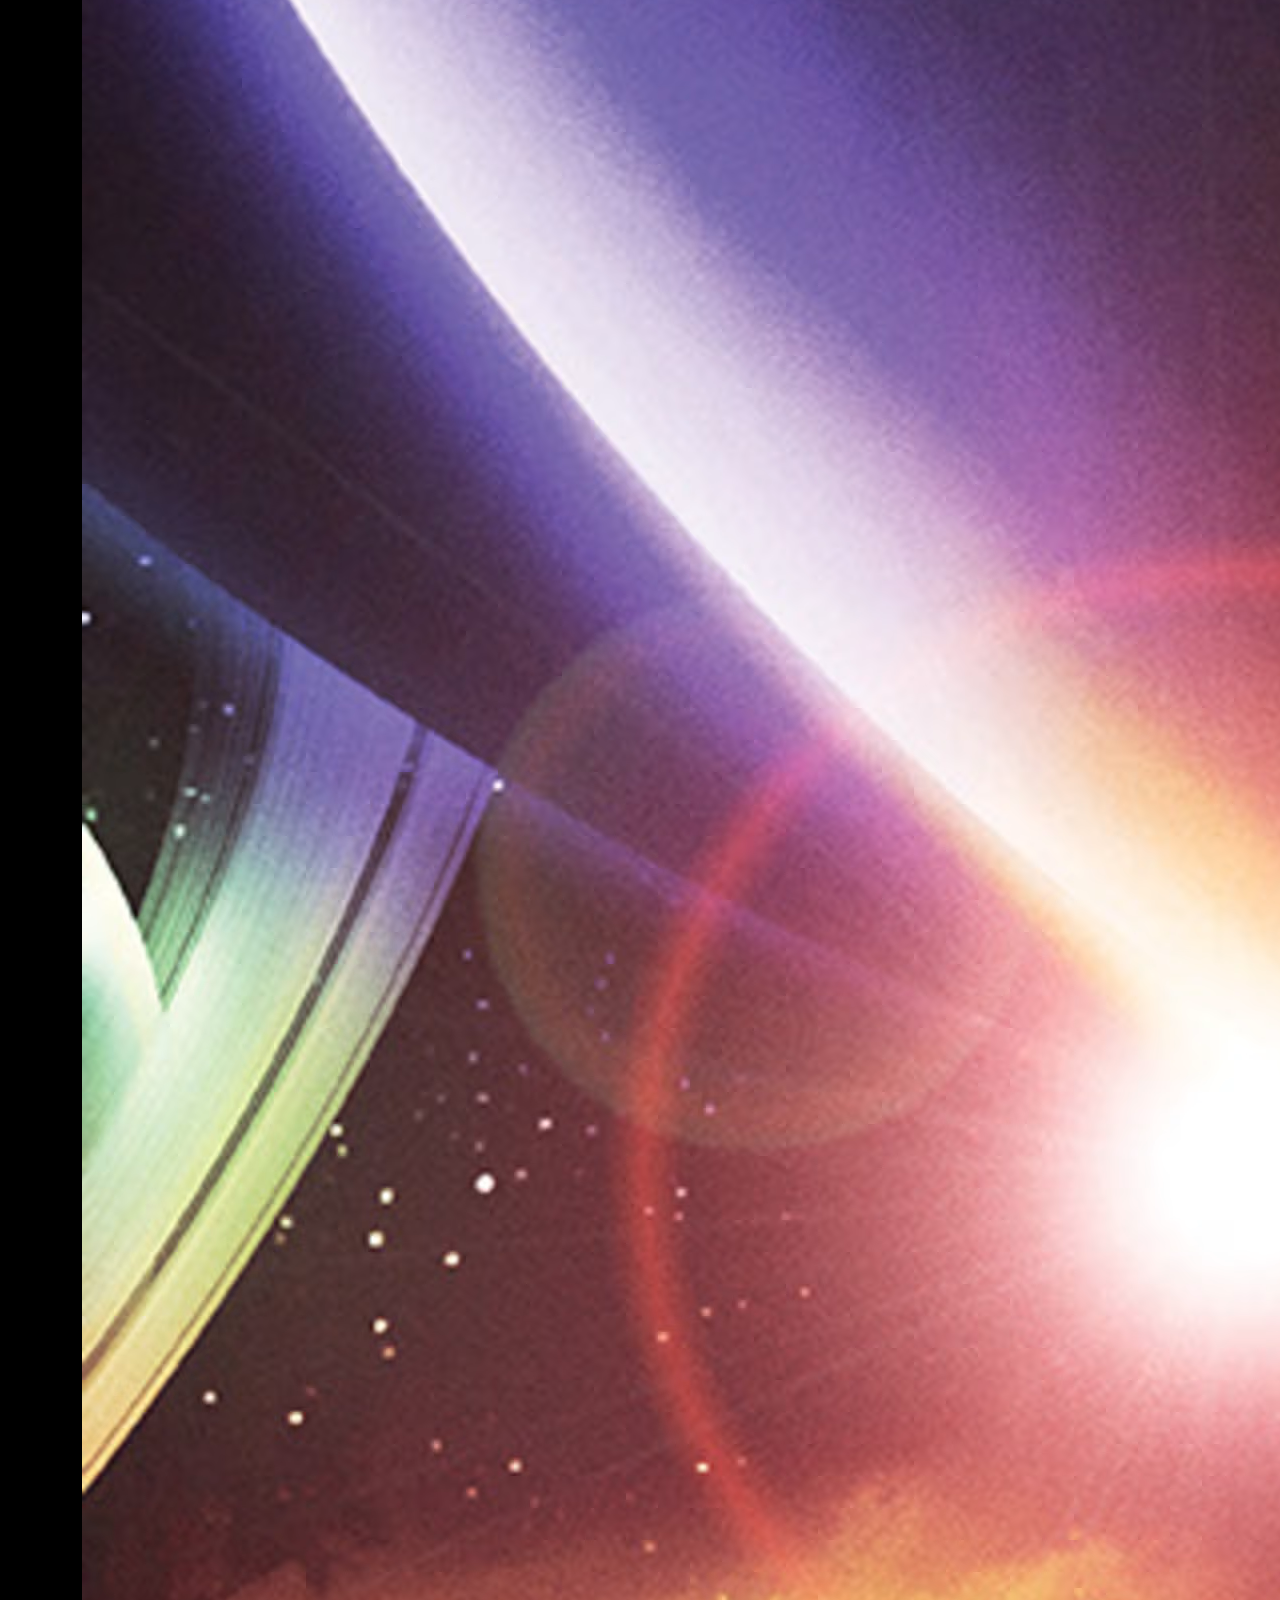
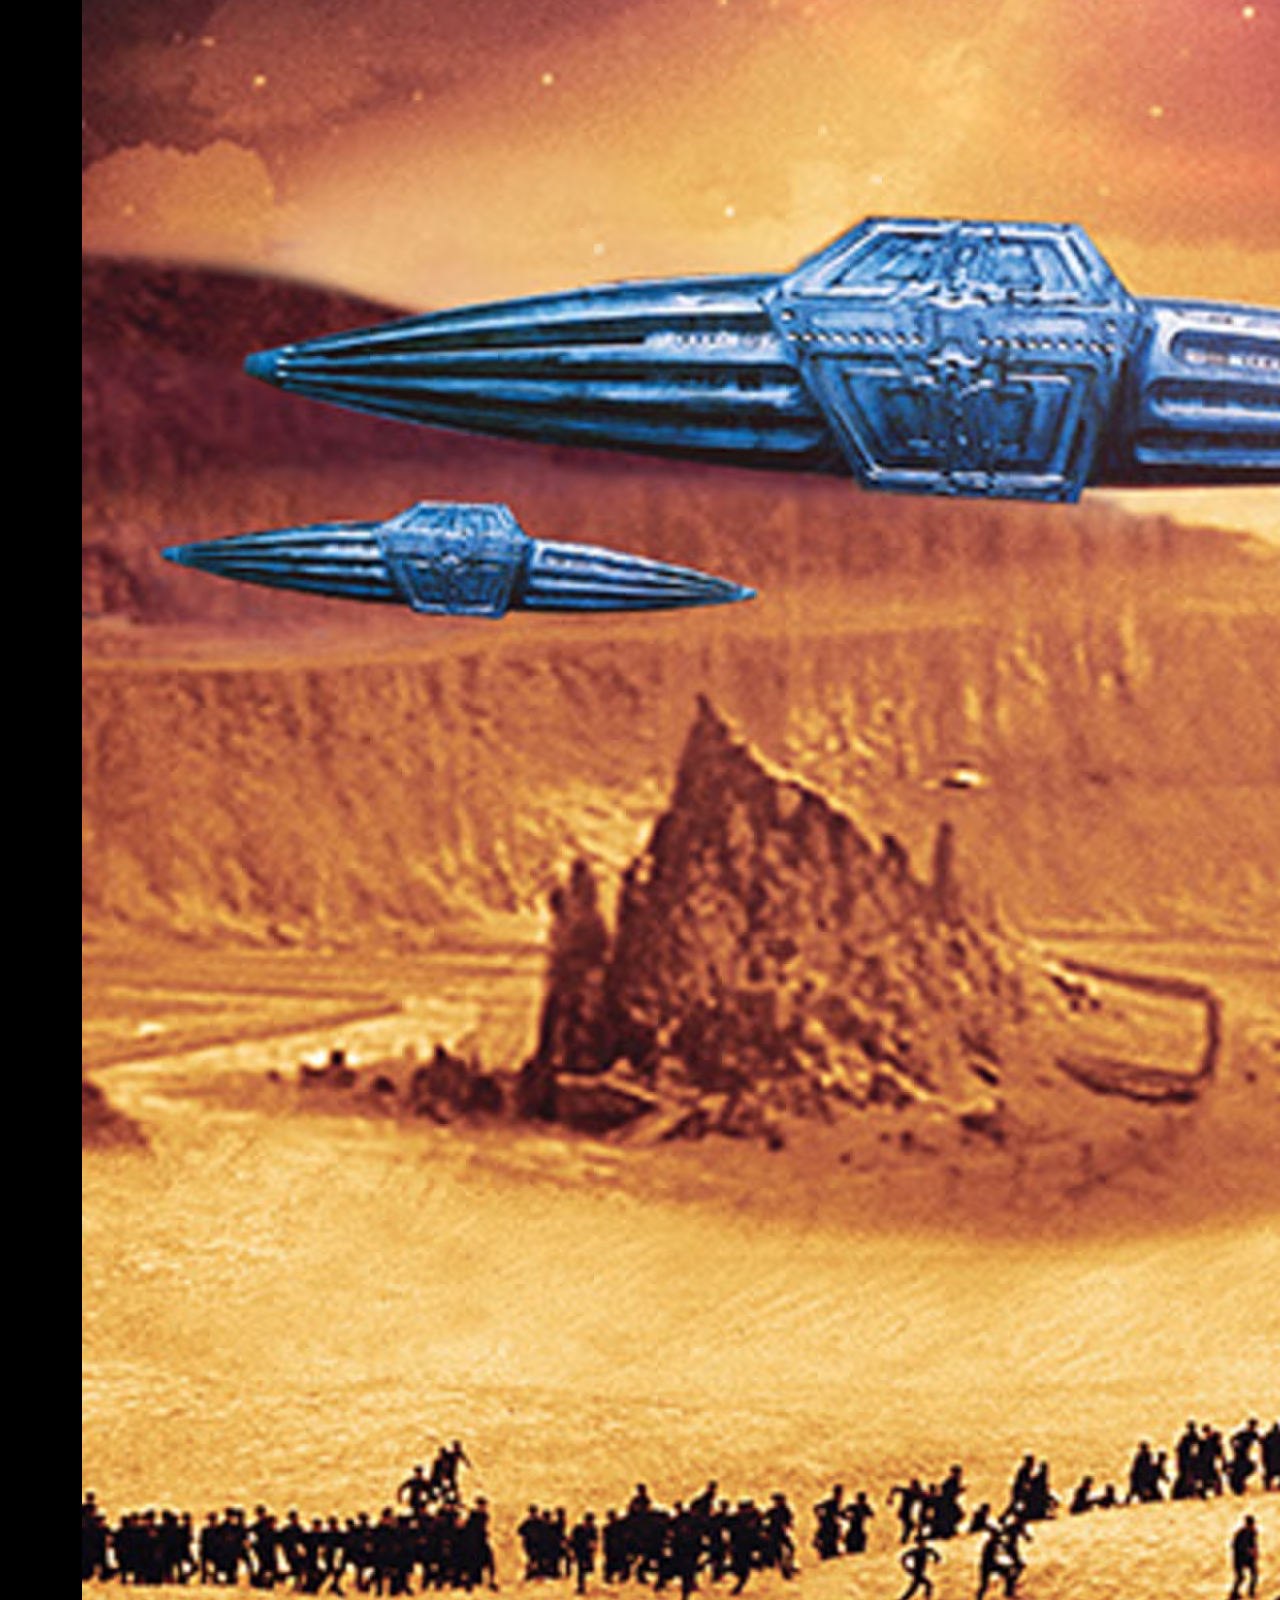
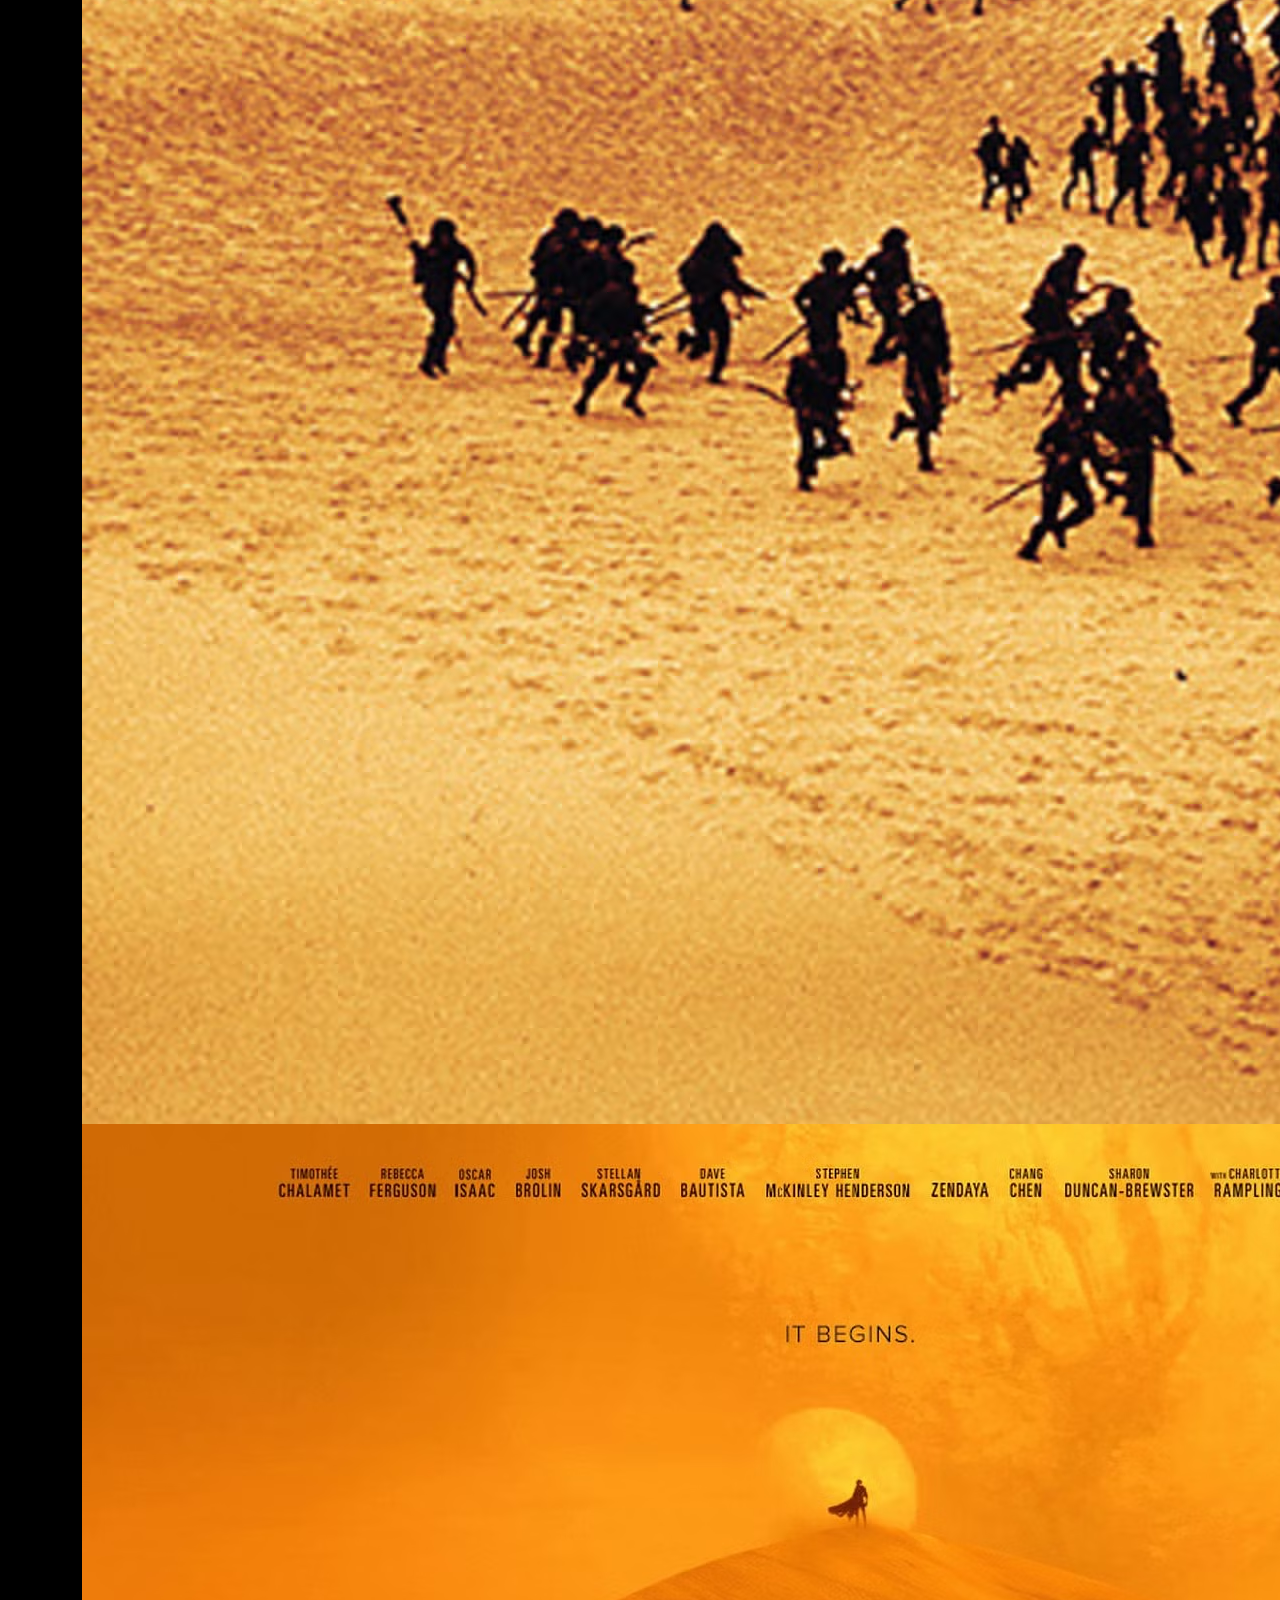
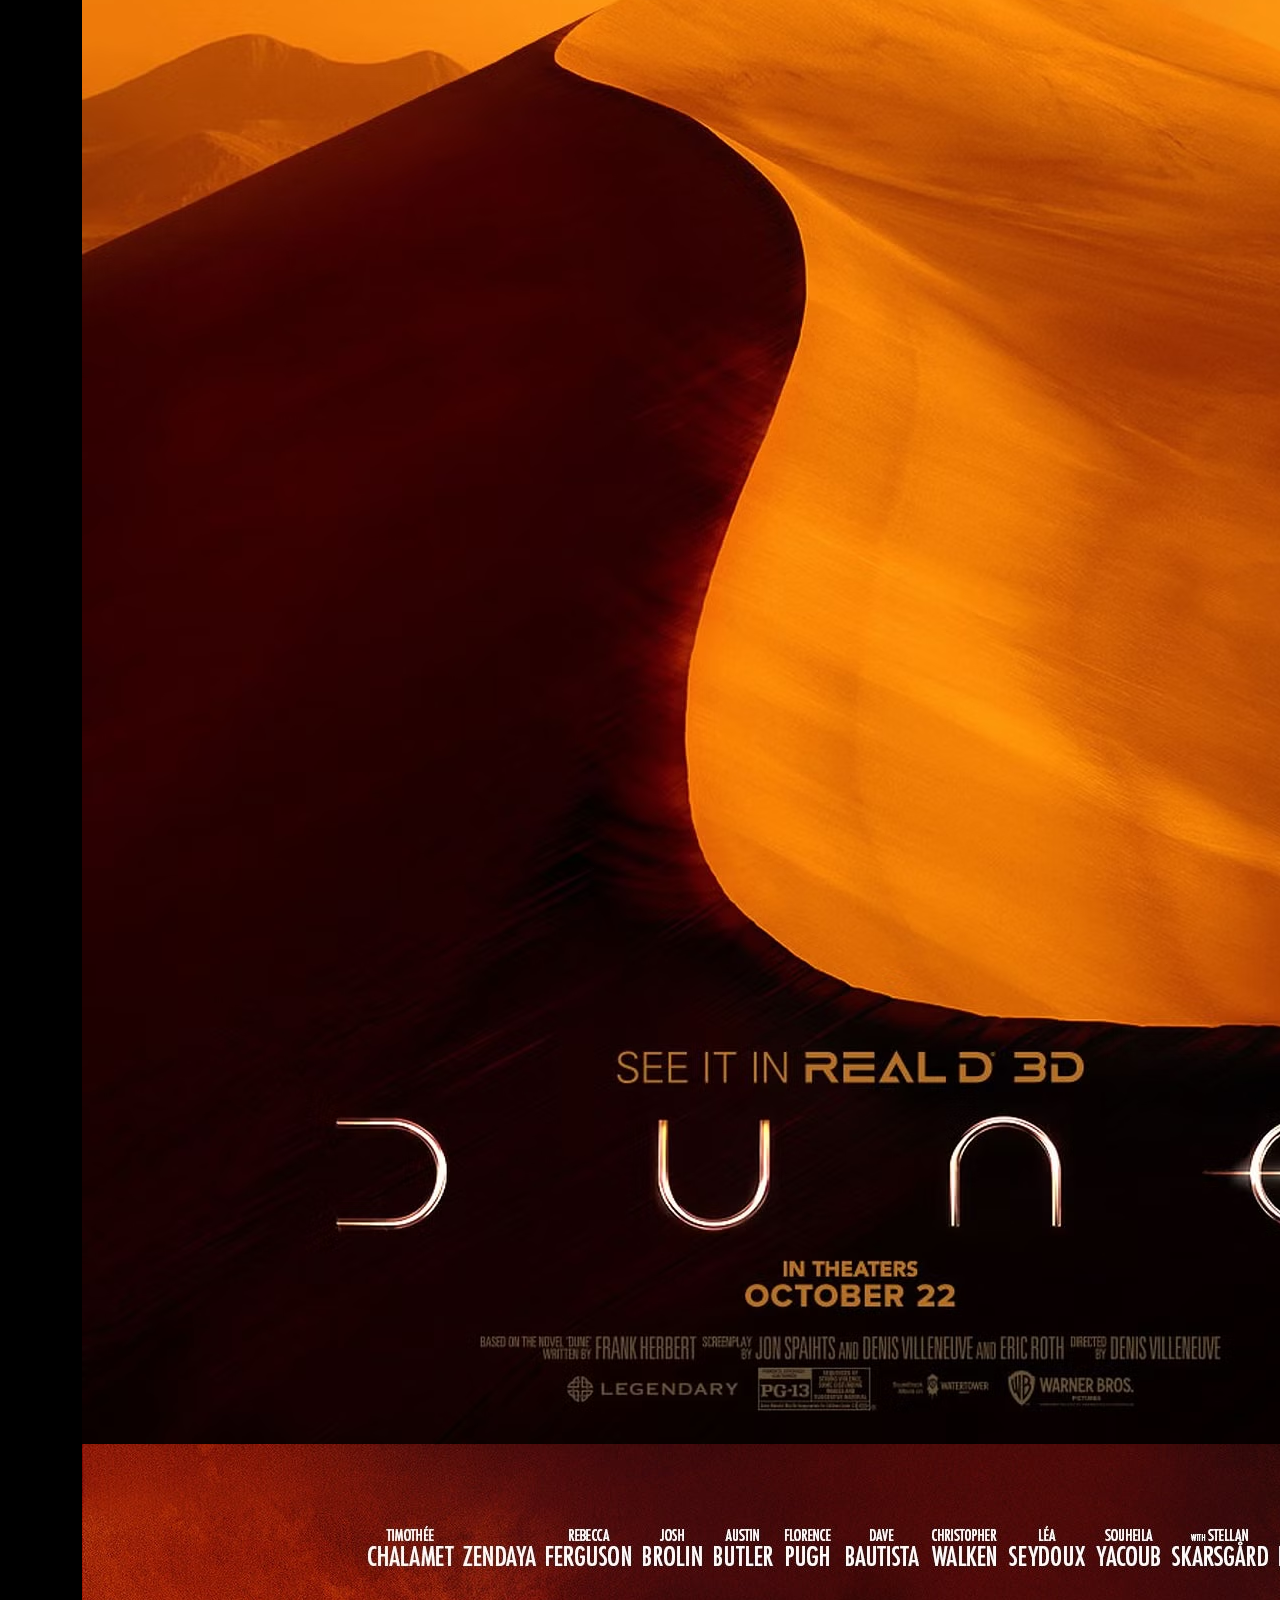
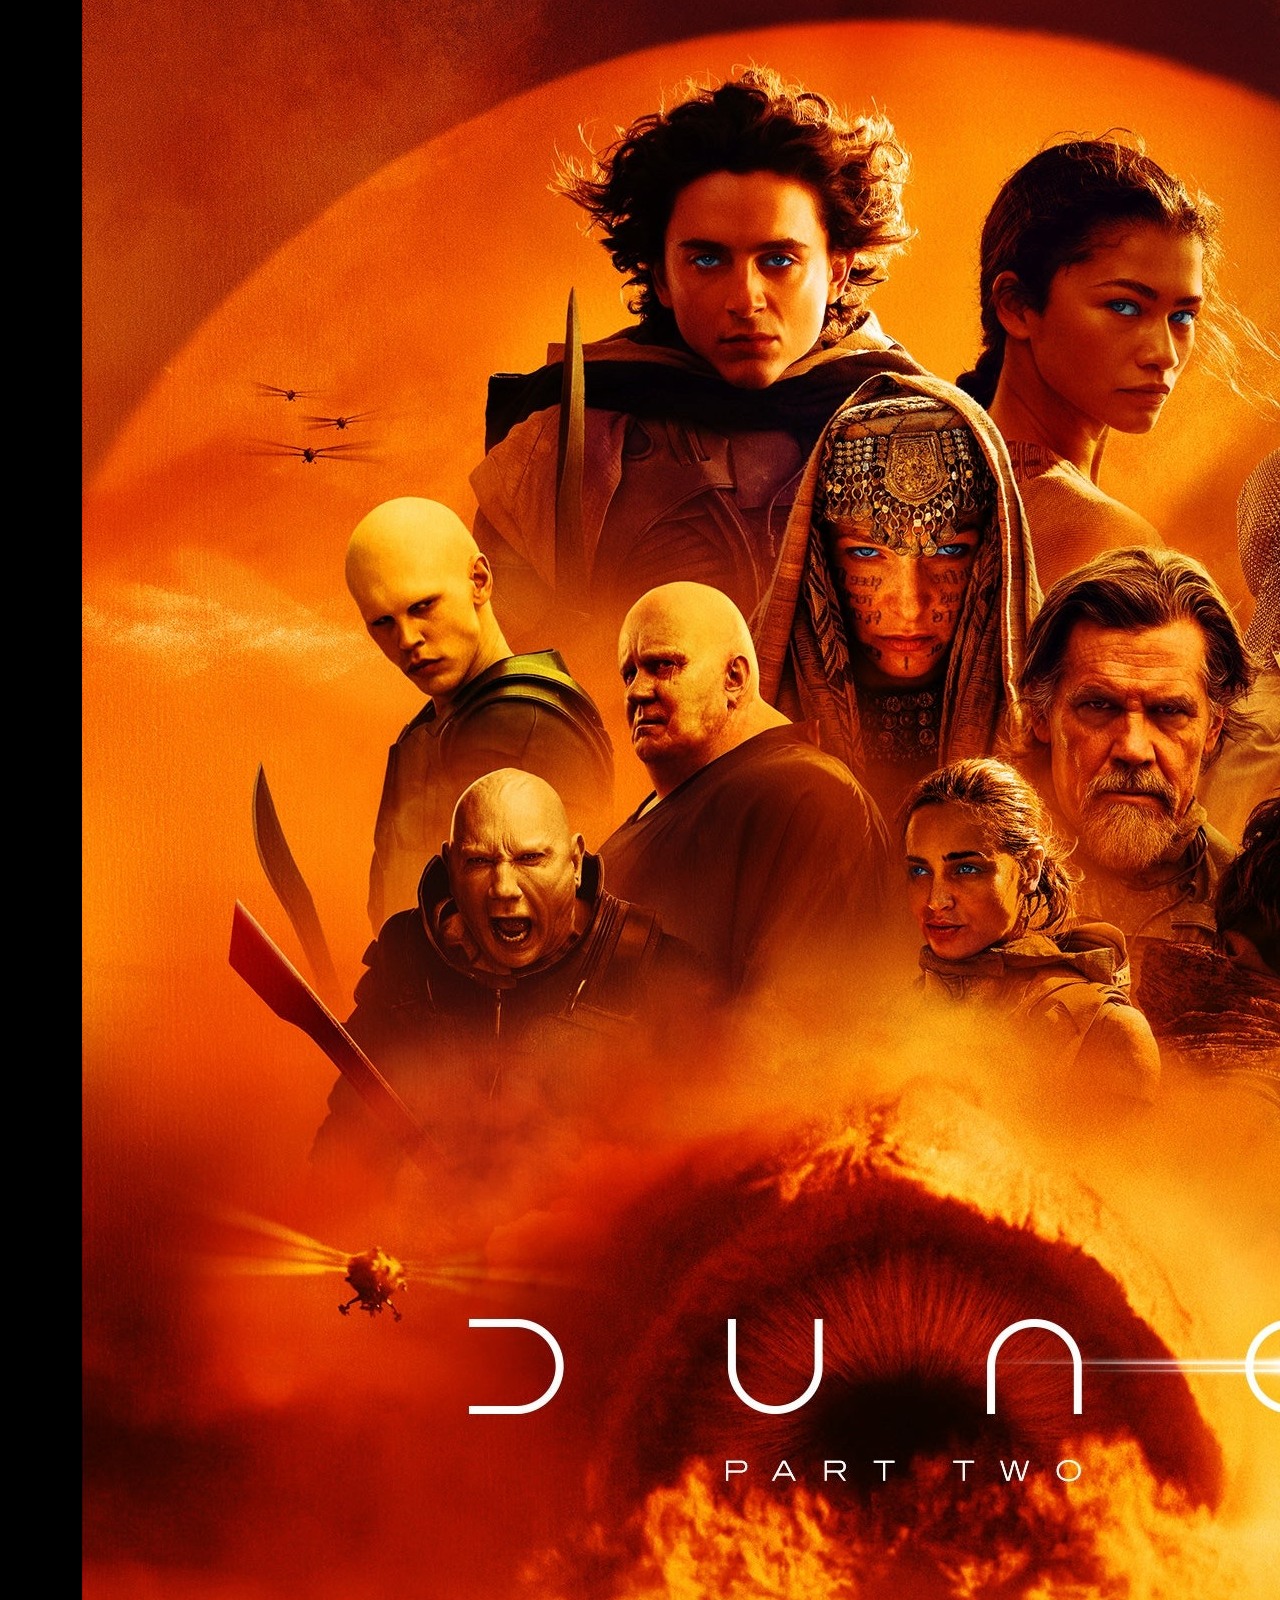
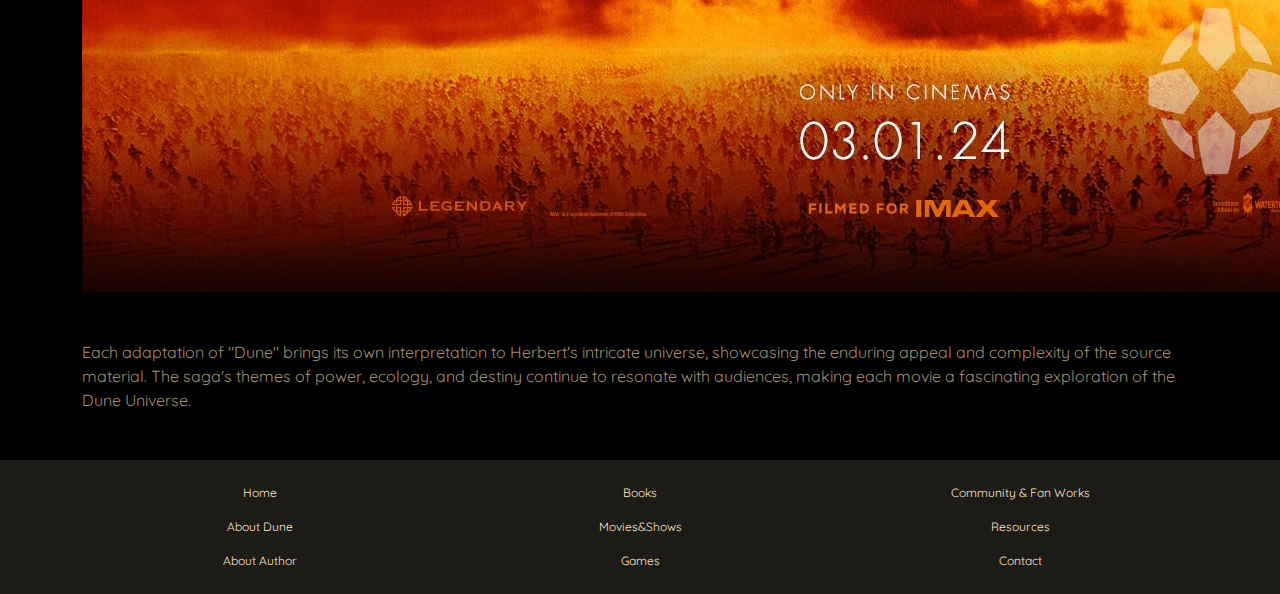
<file: Movie.html>
<!DOCTYPE html>
<html lang="en">
<head>
    <meta charset="UTF-8">
    <meta name="viewport" content="width=device-width, initial-scale=1.0">
    <link rel="stylesheet" href="./style/dune-style.css" >
    <!-- Bootstrap -->
    <link href="https://cdn.jsdelivr.net/npm/bootstrap@5.3.3/dist/css/bootstrap.min.css" rel="stylesheet" integrity="sha384-QWTKZyjpPEjISv5WaRU9OFeRpok6YctnYmDr5pNlyT2bRjXh0JMhjY6hW+ALEwIH" crossorigin="anonymous">
    <script src="https://cdn.jsdelivr.net/npm/bootstrap@5.3.3/dist/js/bootstrap.bundle.min.js" integrity="sha384-YvpcrYf0tY3lHB60NNkmXc5s9fDVZLESaAA55NDzOxhy9GkcIdslK1eN7N6jIeHz" crossorigin="anonymous"></script>
    <!--  Font Awesome Icons  -->
    <link rel="stylesheet" href="https://cdnjs.cloudflare.com/ajax/libs/font-awesome/4.7.0/css/font-awesome.min.css">
    <!-- Favicon -->
    <link rel="icon" type="image/x-icon" href="./img/logo/favicon.ico">
    <!-- Font -->
    <link rel="preconnect" href="https://fonts.googleapis.com">
    <link rel="preconnect" href="https://fonts.gstatic.com" crossorigin>
    <link href="https://fonts.googleapis.com/css2?family=Quicksand:wght@300..700&display=swap" rel="stylesheet">

    <title>Dune Universe</title>

</head>
<body class="bg-black">
    <!-- NavBar -->
    <div class="header">
        <div class="nav1">
            <a href="./home.html">Home</a>
            <a href="./Author.html">About Author</a>
            <a href="./404.html">About Universe</a>
        </div>
        <div class="logo">
          <a href="./home.html"> <img src="./img/logo/dune-logo.avif" alt="logo"> </a>
        </div>
        <div class="nav2">
            <!-- Add Dropdown Menu in Navbar -->
            <div class="dropdown">
                <button class="dropbtn">Books Sets 
                  <i class="fa fa-caret-down"></i>  <!-- caret down -->
                </button>
                <div class="dropdown-content">
                  <a href="./Books.html">Books Series</a>
                  <a href="./404.html">The Butlerian Jihad</a>
                  <a href="./404.html">The Corrino-led Imperium</a>
                  <a href="./404.html">The rise of the Atreides</a>
                  <a href="./404.html">The reign and fall of the God Emperor</a>
                  <a href="./404.html">The return from the Scattering</a>
                </div>
              </div> 
            <!-- End Dropdown Menu in Navbar -->
            <a href="./Movie.html">Movie</a>
            <a href="./404.html">Games</a>
            <a href="./404.html">Shows</a>
        </div>
    </div>
    <!-- End NavBar -->

    <!-- Breadcrumbs -->
    <div class="container breadcrumbs mt-3 border-bottom border-top pt-3">
        <nav aria-label="breadcrumb">
            <ol class="breadcrumb">
            <li class="breadcrumb-item"><a href="./home.html">Home</a></li>
            <li class="breadcrumb-item active" aria-current="page" id="bc-active">Movies</li>
            </ol>
        </nav>
    </div>
    
    <!-- Main Container -->
    <div>
    
    <div>
        <div class="container my-5">

          <div class="container-fluid" id="main-404">
            <img src="./img/Movies/dune-boarder.jpeg" class="img-fluid" alt="404 Error">
          </div>

            <h1 class="mt-4" id="HHeader">Dune Movies</h1>

            <p id="pset">The Dune Universe has been adapted into movies, reflecting the saga's significant impact on science fiction and popular culture. Here's an overview of the major film adaptations:></p>

            <h2 id="HHeader">Dune (1984)</h2>
            <p id="pset">Directed by David Lynch, this was the first major film adaptation of Frank Herbert's novel. Despite its ambitious visuals and attempts to capture the complex world of Arrakis, the movie struggled to condense the novel's depth into a two-hour format. It received mixed reviews for its execution and deviations from the source material but has since gained a cult following for its unique artistic choices and elaborate sets.</p>
            
            <h2 id="HHeader">Dune (2000)</h2>
            <p id="pset">This adaptation took the form of a miniseries, titled "Frank Herbert's Dune," aired on the Sci-Fi Channel. Directed by John Harrison, it was better received than the 1984 movie for being more faithful to the book and won two Emmy Awards for its visual effects and cinematography. The miniseries format allowed for a more detailed exploration of the Dune universe.</p>
            
            <h2 id="HHeader">Children of Dune (2003)</h2>
            <p id="pset">ollowing the success of the 2000 miniseries, "Children of Dune" was released, also on the Sci-Fi Channel. Directed by Greg Yaitanes, it combines the storylines of "Dune Messiah" and "Children of Dune," Herbert's second and third books. The series starred James McAvoy in one of his early roles and was praised for its special effects and narrative depth.</p>
            
            <h2 id="HHeader">Dune (2021)</h2>
            <p id="pset">Directed by Denis Villeneuve, this adaptation represents a modern retelling of Herbert's classic. With its stunning visuals, strong performances, and faithful adaptation of the book's themes and story, the 2021 version received critical acclaim and multiple awards. Villeneuve's "Dune" is planned to be a two-part film series, with the first part covering roughly the first half of the book, focusing on Paul Atreides' journey and the political intrigue surrounding the desert planet of Arrakis.</p>
            

        </div>

        <!-- Loading Animation-->  

    </div>
    <div class="container Loading my-5">
      <h2 class="mb-5" id="HHeader">Movie Posters</h2>
      <div class="row">
        <div class="col"><img src="./img/Movies/Dune-40th.avif" alt="Dune 40th"></div>
        <div class="col"><img src="./img/Movies/dune-movie1-poster.avif" alt="Dune Part One"></div>
        <div class="col"><img src="./img/Movies/movie-2-poster-2.jpeg" alt="Dune Part Two"></div>
      </div>
      <p class="mt-5" id="pset">Each adaptation of "Dune" brings its own interpretation to Herbert's intricate universe, showcasing the enduring appeal and complexity of the source material. The saga's themes of power, ecology, and destiny continue to resonate with audiences, making each movie a fascinating exploration of the Dune Universe.</p>        
    </div>  
    <!-- Footer -->
    <div class="footer">
            <div class="container text-center my-3">
                <div class="row">
                    <div class="col">
                    <nav class="nav flex-column">                        
                          <a class="nav-link active" aria-current="page" href="./404.html">Home</a>
                          <a class="nav-link" href="./404.html">About Dune</a>
                          <a class="nav-link" href="./Author.html">About Author</a>
                      </nav>
                    </div>
                    <div class="col">
                        <nav class="nav flex-column">
                                <a class="nav-link" href="./Books.html">Books</a>
                                <a class="nav-link" href="./Movie.html">Movies&Shows</a>
                                <a class="nav-link" href="./404.html">Games</a>
                          </nav>
                    </div>
                    <div class="col">
                        <nav class="nav flex-column">
                                <a class="nav-link" href="./404.html">Community & Fan Works</a>
                                <a class="nav-link" href="./404.html">Resources</a>
                                <a class="nav-link" href="./404.html">Contact</a>
                          </nav>
                    </div>
                </div>
            </div>
    </div>
  </div>
  <div>
</div>
    <!-- End Footer -->
</body>
</html>
</file>
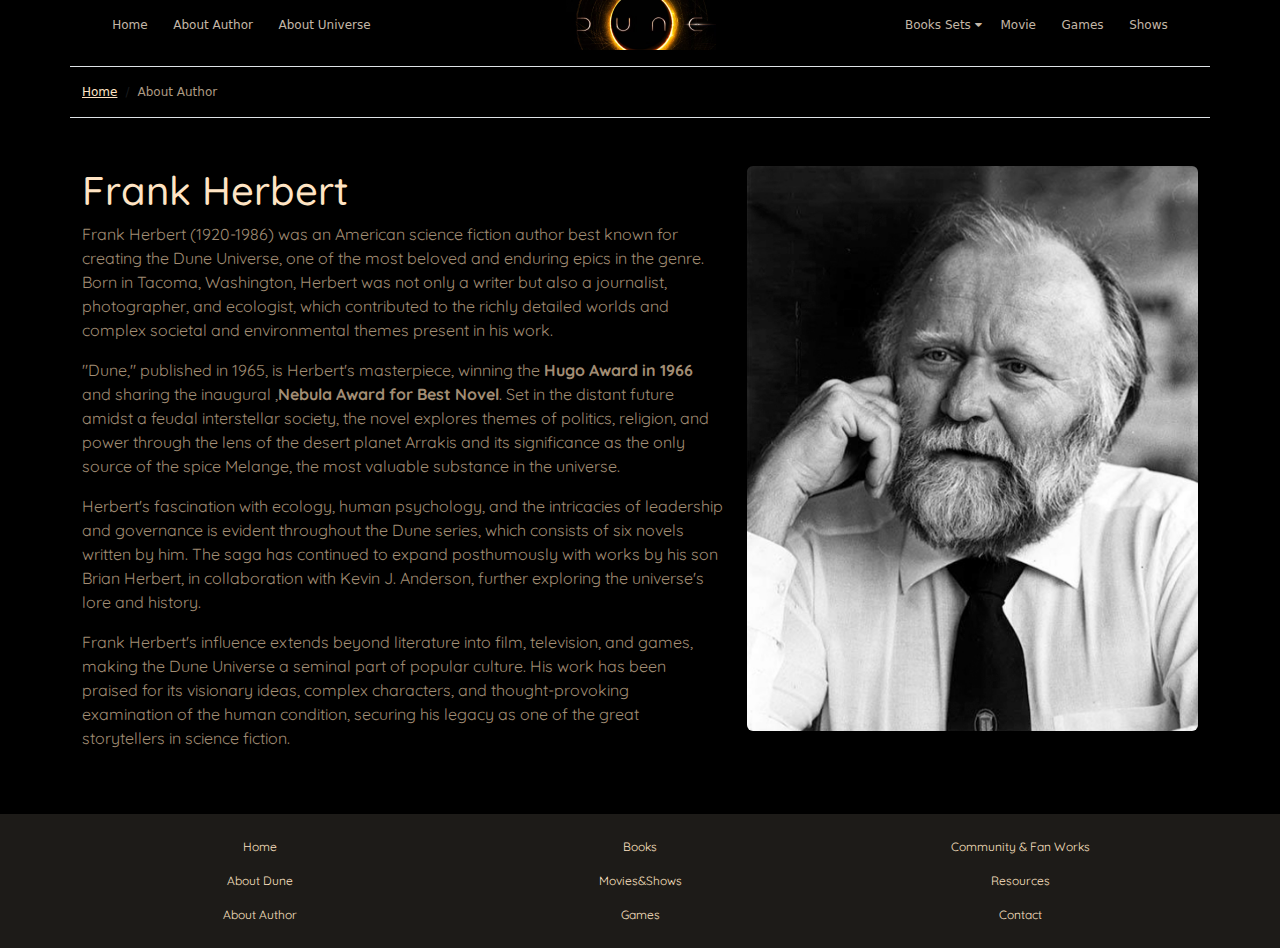
<file: pages/author.html>
<!DOCTYPE html>
<html lang="en">
<head>
    <meta charset="UTF-8">
    <meta name="viewport" content="width=device-width, initial-scale=1.0">
    <link rel="stylesheet" href="../style/dune-style.css" >
    <!-- Bootstrap -->
    <link href="https://cdn.jsdelivr.net/npm/bootstrap@5.3.3/dist/css/bootstrap.min.css" rel="stylesheet" integrity="sha384-QWTKZyjpPEjISv5WaRU9OFeRpok6YctnYmDr5pNlyT2bRjXh0JMhjY6hW+ALEwIH" crossorigin="anonymous">
    <script src="https://cdn.jsdelivr.net/npm/bootstrap@5.3.3/dist/js/bootstrap.bundle.min.js" integrity="sha384-YvpcrYf0tY3lHB60NNkmXc5s9fDVZLESaAA55NDzOxhy9GkcIdslK1eN7N6jIeHz" crossorigin="anonymous"></script>
    <!--  Font Awesome Icons  -->
    <link rel="stylesheet" href="https://cdnjs.cloudflare.com/ajax/libs/font-awesome/4.7.0/css/font-awesome.min.css">
    <!-- Favicon -->
    <link rel="icon" type="image/x-icon" href="../img/logo/favicon.ico">
    <!-- Font -->
    <link rel="preconnect" href="https://fonts.googleapis.com">
    <link rel="preconnect" href="https://fonts.gstatic.com" crossorigin>
    <link href="https://fonts.googleapis.com/css2?family=Quicksand:wght@300..700&display=swap" rel="stylesheet">

    <title>Dune Universe</title>

</head>
<body class="bg-black"></body>

    <!-- NavBar -->
    <div class="header">
        <div class="nav1">
            <a href="../index.html">Home</a>
            <a href="author.html">About Author</a>
            <a href="">About Universe</a>
        </div>
        <div class="logo">
            <a href="../index.html"> <img src="../img/logo/dune-logo.avif" alt="logo"> </a>
        </div>
        <div class="nav2">
            <!-- Add Dropdown Menu in Navbar -->
            <div class="dropdown">
                <button class="dropbtn">Books Sets 
                  <i class="fa fa-caret-down"></i>  <!-- caret down -->
                </button>
                <div class="dropdown-content">
                <a href="books.html">Books Series</a>
                  <a href="404.html">The Butlerian Jihad</a>
                  <a href="404.html">The Corrino-led Imperium</a>
                  <a href="404.html">The rise of the Atreides</a>
                  <a href="404.html">The reign and fall of the God Emperor</a>
                  <a href="404.html">The return from the Scattering</a>
                </div>
              </div> 
            <!-- End Dropdown Menu in Navbar -->
            <a href="movie.html">Movie</a>
            <a href="404.html">Games</a>
            <a href="404.html">Shows</a>
        </div>
    </div>
    <!-- End NavBar -->


         <!-- NavBar Mobile  -->
         <div class="header-mobile" >
            <nav class="navbar navbar-dark  fixed-top" style="bs-navbar-color:black;">
                <div class="container-fluid">
                  <a class="navbar-brand" href="../index.html">Dune Portal</a>
                  <button class="navbar-toggler" type="button" data-bs-toggle="offcanvas" data-bs-target="#offcanvasDarkNavbar" aria-controls="offcanvasDarkNavbar" aria-label="Toggle navigation">
                    <span class="navbar-toggler-icon"></span>
                  </button>
                  <div class="offcanvas offcanvas-end text-bg-dark" tabindex="-1" id="offcanvasDarkNavbar" aria-labelledby="offcanvasDarkNavbarLabel">
                    <div class="offcanvas-header">
                      <h5 class="offcanvas-title" id="offcanvasDarkNavbarLabel">Dune Portal</h5>
                      <button type="button" class="btn-close btn-close-white" data-bs-dismiss="offcanvas" aria-label="Close"></button>
                    </div>
                    <div class="offcanvas-body">
                      <ul class="navbar-nav justify-content-end flex-grow-1 pe-3">
                        <li class="nav-item">
                          <a class="nav-link active" aria-current="page" href="../index.html">Home</a>
                        </li>
                        <li class="nav-item">
                          <a class="nav-link" href="author.html">About Author</a>
                        </li>
                        <li class="nav-item">
                            <a class="nav-link" href="404.html">About Universe</a>
                          </li>
    
                          <li class="nav-item dropdown">
                            <a class="nav-link dropdown-toggle" href="#" role="button" data-bs-toggle="dropdown" aria-expanded="false">
                              Books
                            </a>
                            <ul class="dropdown-menu dropdown-menu-dark">
                                <li><a class="dropdown-item" href="books.html">Books Series</a></li>
                                <li><a class="dropdown-item" href="404.html">The Butlerian Jihad</a></li>
                                <li><a class="dropdown-item" href="404.html">The Corrino-led Imperium</a></li>
                                <li><a class="dropdown-item" href="404.html">The rise of the Atreides</a></li>
                                <li> <a class="dropdown-item" href="404.html">The reign and fall of the God Emperor</a></li>
                                <li> <a  class="dropdown-item" href="404.html">The return from the Scattering</a></li>
                            </ul>
                          </li>
                          <li class="nav-item">
                            <a class="nav-link" href="movie.html">Movie</a>
                          </li>
                          <li class="nav-item">
                            <a class="nav-link" href="404.html">Games</a>
                          </li>
                          <li class="nav-item">
                            <a class="nav-link" href="404.html">Shows</a>
                          </li>
    
                      </ul>
                    </div>
                  </div>
                </div>
              </nav>
        </div>
        <!-- End NavBar Mobile-->
  
      <!-- Breadcrumbs -->
      <div class="breadecrumb-desktop">
    <div class="container breadcrumbs mt-3 border-bottom border-top pt-3">
        <nav aria-label="breadcrumb">
            <ol class="breadcrumb">
            <li class="breadcrumb-item"><a href="./index.html">Home</a></li>
            <li class="breadcrumb-item active" aria-current="page" id="bc-active">About Author</li>
            </ol>
        </nav>
    </div>
    </div>
    
    <!-- Main Container -->
    <div>
        <div class="container">
        <div class="row my-5">
            <div class="col-md-7 text-left">
                <h1 id="HHeader">Frank Herbert</h1>
                <p id="pset">Frank Herbert (1920-1986) was an American science fiction author best known for creating the Dune Universe, one of the most beloved and enduring epics in the  genre. Born in Tacoma, Washington, Herbert was not only a writer but also a journalist, photographer, and ecologist, which contributed to the richly detailed worlds and complex societal and environmental themes present in his work.</p>

                <p id="pset">"Dune," published in 1965, is Herbert's masterpiece, winning the <span>Hugo Award in 1966</span> and sharing the inaugural ,<span>Nebula Award for Best Novel</span>. Set in the distant future amidst a feudal interstellar society, the novel explores themes of politics, religion, and power through the lens of the desert planet Arrakis and its significance as the only source of the spice Melange, the most valuable substance in the universe.</p>
                    
                <p id="pset">Herbert's fascination with ecology, human psychology, and the intricacies of leadership and governance is evident throughout the Dune series, which consists of six novels written by him. The saga has continued to expand posthumously with works by his son Brian Herbert, in collaboration with Kevin J. Anderson, further exploring the universe's lore and history. </p>
                    
                <p id="pset">Frank Herbert's influence extends beyond literature into film, television, and games, making the Dune Universe a seminal part of popular culture. His work has been praised for its visionary ideas, complex characters, and thought-provoking examination of the human condition, securing his legacy as one of the great storytellers in science fiction.</p>
            </div>
            <div class="col-md text-center">
                <div class="sticky-top">
                    <img src="../img/author/Frank-Herbert-September-27-1982.jpg" class="img-fluid rounded " alt="Frank Herbert">
                </div>
            </div>
        </div>
        </div>
    </div>
    <!-- Footer -->
    <div class="footer">
            <div class="container text-center my-3">
                <div class="row">
                    <div class="col">
                    <nav class="nav flex-column">                        
                          <a class="nav-link active" aria-current="page" href="./index.html">Home</a>
                          <a class="nav-link" href="404.html">About Dune</a>
                          <a class="nav-link" href="author.html">About Author</a>
                      </nav>
                    </div>
                    <div class="col">
                        <nav class="nav flex-column">
                                <a class="nav-link" href="books.html">Books</a>
                                <a class="nav-link" href="movie.html">Movies&Shows</a>
                                <a class="nav-link" href="404.html">Games</a>
                          </nav>
                    </div>
                    <div class="col">
                        <nav class="nav flex-column">
                                <a class="nav-link" href="404.html">Community & Fan Works</a>
                                <a class="nav-link" href="404.html">Resources</a>
                                <a class="nav-link" href="404.html">Contact</a>
                          </nav>
                    </div>
                </div>
            </div>  
    </div>
    <!-- End Footer -->

</body>
</html>
</file>
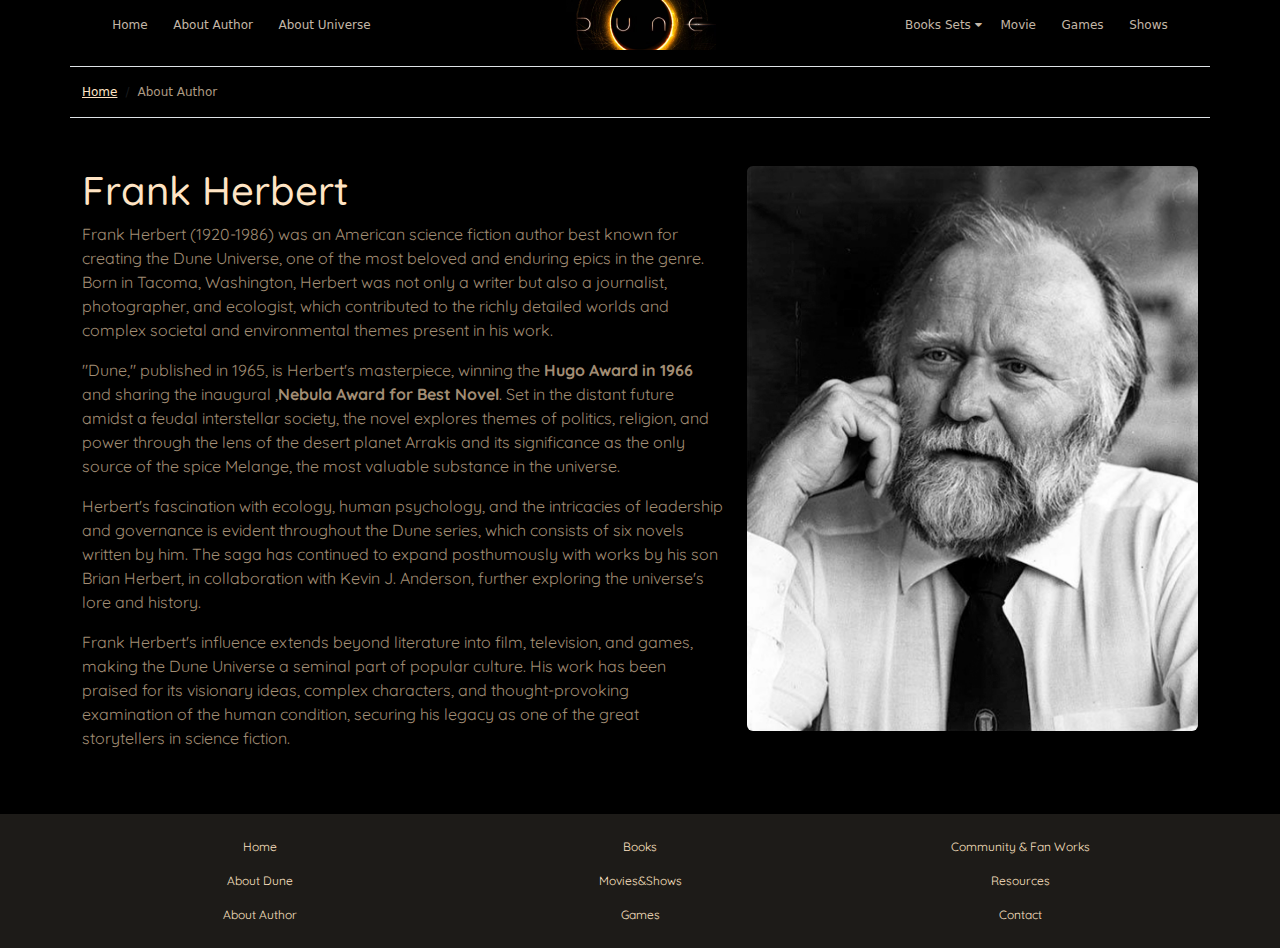
<file: pages/Author.html>
<!DOCTYPE html>
<html lang="en">
<head>
    <meta charset="UTF-8">
    <meta name="viewport" content="width=device-width, initial-scale=1.0">
    <link rel="stylesheet" href="../style/dune-style.css" >
    <!-- Bootstrap -->
    <link href="https://cdn.jsdelivr.net/npm/bootstrap@5.3.3/dist/css/bootstrap.min.css" rel="stylesheet" integrity="sha384-QWTKZyjpPEjISv5WaRU9OFeRpok6YctnYmDr5pNlyT2bRjXh0JMhjY6hW+ALEwIH" crossorigin="anonymous">
    <script src="https://cdn.jsdelivr.net/npm/bootstrap@5.3.3/dist/js/bootstrap.bundle.min.js" integrity="sha384-YvpcrYf0tY3lHB60NNkmXc5s9fDVZLESaAA55NDzOxhy9GkcIdslK1eN7N6jIeHz" crossorigin="anonymous"></script>
    <!--  Font Awesome Icons  -->
    <link rel="stylesheet" href="https://cdnjs.cloudflare.com/ajax/libs/font-awesome/4.7.0/css/font-awesome.min.css">
    <!-- Favicon -->
    <link rel="icon" type="image/x-icon" href="../img/logo/favicon.ico">
    <!-- Font -->
    <link rel="preconnect" href="https://fonts.googleapis.com">
    <link rel="preconnect" href="https://fonts.gstatic.com" crossorigin>
    <link href="https://fonts.googleapis.com/css2?family=Quicksand:wght@300..700&display=swap" rel="stylesheet">

    <title>Dune Universe</title>

</head>
<body class="bg-black"></body>

    <!-- NavBar -->
    <div class="header">
        <div class="nav1">
            <a href="../index.html">Home</a>
            <a href="/pages/author.html">About Author</a>
            <a href="">About Universe</a>
        </div>
        <div class="logo">
            <a href="../index.html"> <img src="../img/logo/dune-logo.avif" alt="logo"> </a>
        </div>
        <div class="nav2">
            <!-- Add Dropdown Menu in Navbar -->
            <div class="dropdown">
                <button class="dropbtn">Books Sets 
                  <i class="fa fa-caret-down"></i>  <!-- caret down -->
                </button>
                <div class="dropdown-content">
                <a href="/pages/books.html">Books Series</a>
                  <a href="/pages/404.html">The Butlerian Jihad</a>
                  <a href="/pages/404.html">The Corrino-led Imperium</a>
                  <a href="/pages/404.html">The rise of the Atreides</a>
                  <a href="/pages/404.html">The reign and fall of the God Emperor</a>
                  <a href="/pages/404.html">The return from the Scattering</a>
                </div>
              </div> 
            <!-- End Dropdown Menu in Navbar -->
            <a href="/pages/movie.html">Movie</a>
            <a href="/pages/404.html">Games</a>
            <a href="/pages/404.html">Shows</a>
        </div>
    </div>
    <!-- End NavBar -->


         <!-- NavBar Mobile  -->
         <div class="header-mobile" >
            <nav class="navbar navbar-dark  fixed-top" style="bs-navbar-color:black;">
                <div class="container-fluid">
                  <a class="navbar-brand" href="../index.html">Dune Portal</a>
                  <button class="navbar-toggler" type="button" data-bs-toggle="offcanvas" data-bs-target="#offcanvasDarkNavbar" aria-controls="offcanvasDarkNavbar" aria-label="Toggle navigation">
                    <span class="navbar-toggler-icon"></span>
                  </button>
                  <div class="offcanvas offcanvas-end text-bg-dark" tabindex="-1" id="offcanvasDarkNavbar" aria-labelledby="offcanvasDarkNavbarLabel">
                    <div class="offcanvas-header">
                      <h5 class="offcanvas-title" id="offcanvasDarkNavbarLabel">Dune Portal</h5>
                      <button type="button" class="btn-close btn-close-white" data-bs-dismiss="offcanvas" aria-label="Close"></button>
                    </div>
                    <div class="offcanvas-body">
                      <ul class="navbar-nav justify-content-end flex-grow-1 pe-3">
                        <li class="nav-item">
                          <a class="nav-link active" aria-current="page" href="../index.html">Home</a>
                        </li>
                        <li class="nav-item">
                          <a class="nav-link" href="/pages/author.html">About Author</a>
                        </li>
                        <li class="nav-item">
                            <a class="nav-link" href="/pages/404.html">About Universe</a>
                          </li>
    
                          <li class="nav-item dropdown">
                            <a class="nav-link dropdown-toggle" href="#" role="button" data-bs-toggle="dropdown" aria-expanded="false">
                              Books
                            </a>
                            <ul class="dropdown-menu dropdown-menu-dark">
                                <li><a class="dropdown-item" href="/pages/books.html">Books Series</a></li>
                                <li><a class="dropdown-item" href="/pages/404.html">The Butlerian Jihad</a></li>
                                <li><a class="dropdown-item" href="/pages/404.html">The Corrino-led Imperium</a></li>
                                <li><a class="dropdown-item" href="/pages/404.html">The rise of the Atreides</a></li>
                                <li> <a class="dropdown-item" href="/pages/404.html">The reign and fall of the God Emperor</a></li>
                                <li> <a  class="dropdown-item" href="/pages/404.html">The return from the Scattering</a></li>
                            </ul>
                          </li>
                          <li class="nav-item">
                            <a class="nav-link" href="/pages/movie.html">Movie</a>
                          </li>
                          <li class="nav-item">
                            <a class="nav-link" href="/pages/404.html">Games</a>
                          </li>
                          <li class="nav-item">
                            <a class="nav-link" href="/pages/404.html">Shows</a>
                          </li>
    
                      </ul>
                    </div>
                  </div>
                </div>
              </nav>
        </div>
        <!-- End NavBar Mobile-->
  
      <!-- Breadcrumbs -->
      <div class="breadecrumb-desktop">
    <div class="container breadcrumbs mt-3 border-bottom border-top pt-3">
        <nav aria-label="breadcrumb">
            <ol class="breadcrumb">
            <li class="breadcrumb-item"><a href="./index.html">Home</a></li>
            <li class="breadcrumb-item active" aria-current="page" id="bc-active">About Author</li>
            </ol>
        </nav>
    </div>
    </div>
    
    <!-- Main Container -->
    <div>
        <div class="container">
        <div class="row my-5">
            <div class="col-md-7 text-left">
                <h1 id="HHeader">Frank Herbert</h1>
                <p id="pset">Frank Herbert (1920-1986) was an American science fiction author best known for creating the Dune Universe, one of the most beloved and enduring epics in the  genre. Born in Tacoma, Washington, Herbert was not only a writer but also a journalist, photographer, and ecologist, which contributed to the richly detailed worlds and complex societal and environmental themes present in his work.</p>

                <p id="pset">"Dune," published in 1965, is Herbert's masterpiece, winning the <span>Hugo Award in 1966</span> and sharing the inaugural ,<span>Nebula Award for Best Novel</span>. Set in the distant future amidst a feudal interstellar society, the novel explores themes of politics, religion, and power through the lens of the desert planet Arrakis and its significance as the only source of the spice Melange, the most valuable substance in the universe.</p>
                    
                <p id="pset">Herbert's fascination with ecology, human psychology, and the intricacies of leadership and governance is evident throughout the Dune series, which consists of six novels written by him. The saga has continued to expand posthumously with works by his son Brian Herbert, in collaboration with Kevin J. Anderson, further exploring the universe's lore and history. </p>
                    
                <p id="pset">Frank Herbert's influence extends beyond literature into film, television, and games, making the Dune Universe a seminal part of popular culture. His work has been praised for its visionary ideas, complex characters, and thought-provoking examination of the human condition, securing his legacy as one of the great storytellers in science fiction.</p>
            </div>
            <div class="col-md text-center">
                <div class="sticky-top">
                    <img src="../img/author/Frank-Herbert-September-27-1982.jpg" class="img-fluid rounded " alt="Frank Herbert">
                </div>
            </div>
        </div>
        </div>
    </div>
    <!-- Footer -->
    <div class="footer">
            <div class="container text-center my-3">
                <div class="row">
                    <div class="col">
                    <nav class="nav flex-column">                        
                          <a class="nav-link active" aria-current="page" href="./index.html">Home</a>
                          <a class="nav-link" href="/pages/404.html">About Dune</a>
                          <a class="nav-link" href="/pages/author.html">About Author</a>
                      </nav>
                    </div>
                    <div class="col">
                        <nav class="nav flex-column">
                                <a class="nav-link" href="/pages/books.html">Books</a>
                                <a class="nav-link" href="/pages/movie.html">Movies&Shows</a>
                                <a class="nav-link" href="/pages/404.html">Games</a>
                          </nav>
                    </div>
                    <div class="col">
                        <nav class="nav flex-column">
                                <a class="nav-link" href="/pages/404.html">Community & Fan Works</a>
                                <a class="nav-link" href="/pages/404.html">Resources</a>
                                <a class="nav-link" href="/pages/404.html">Contact</a>
                          </nav>
                    </div>
                </div>
            </div>  
    </div>
    <!-- End Footer -->

</body>
</html>
</file>
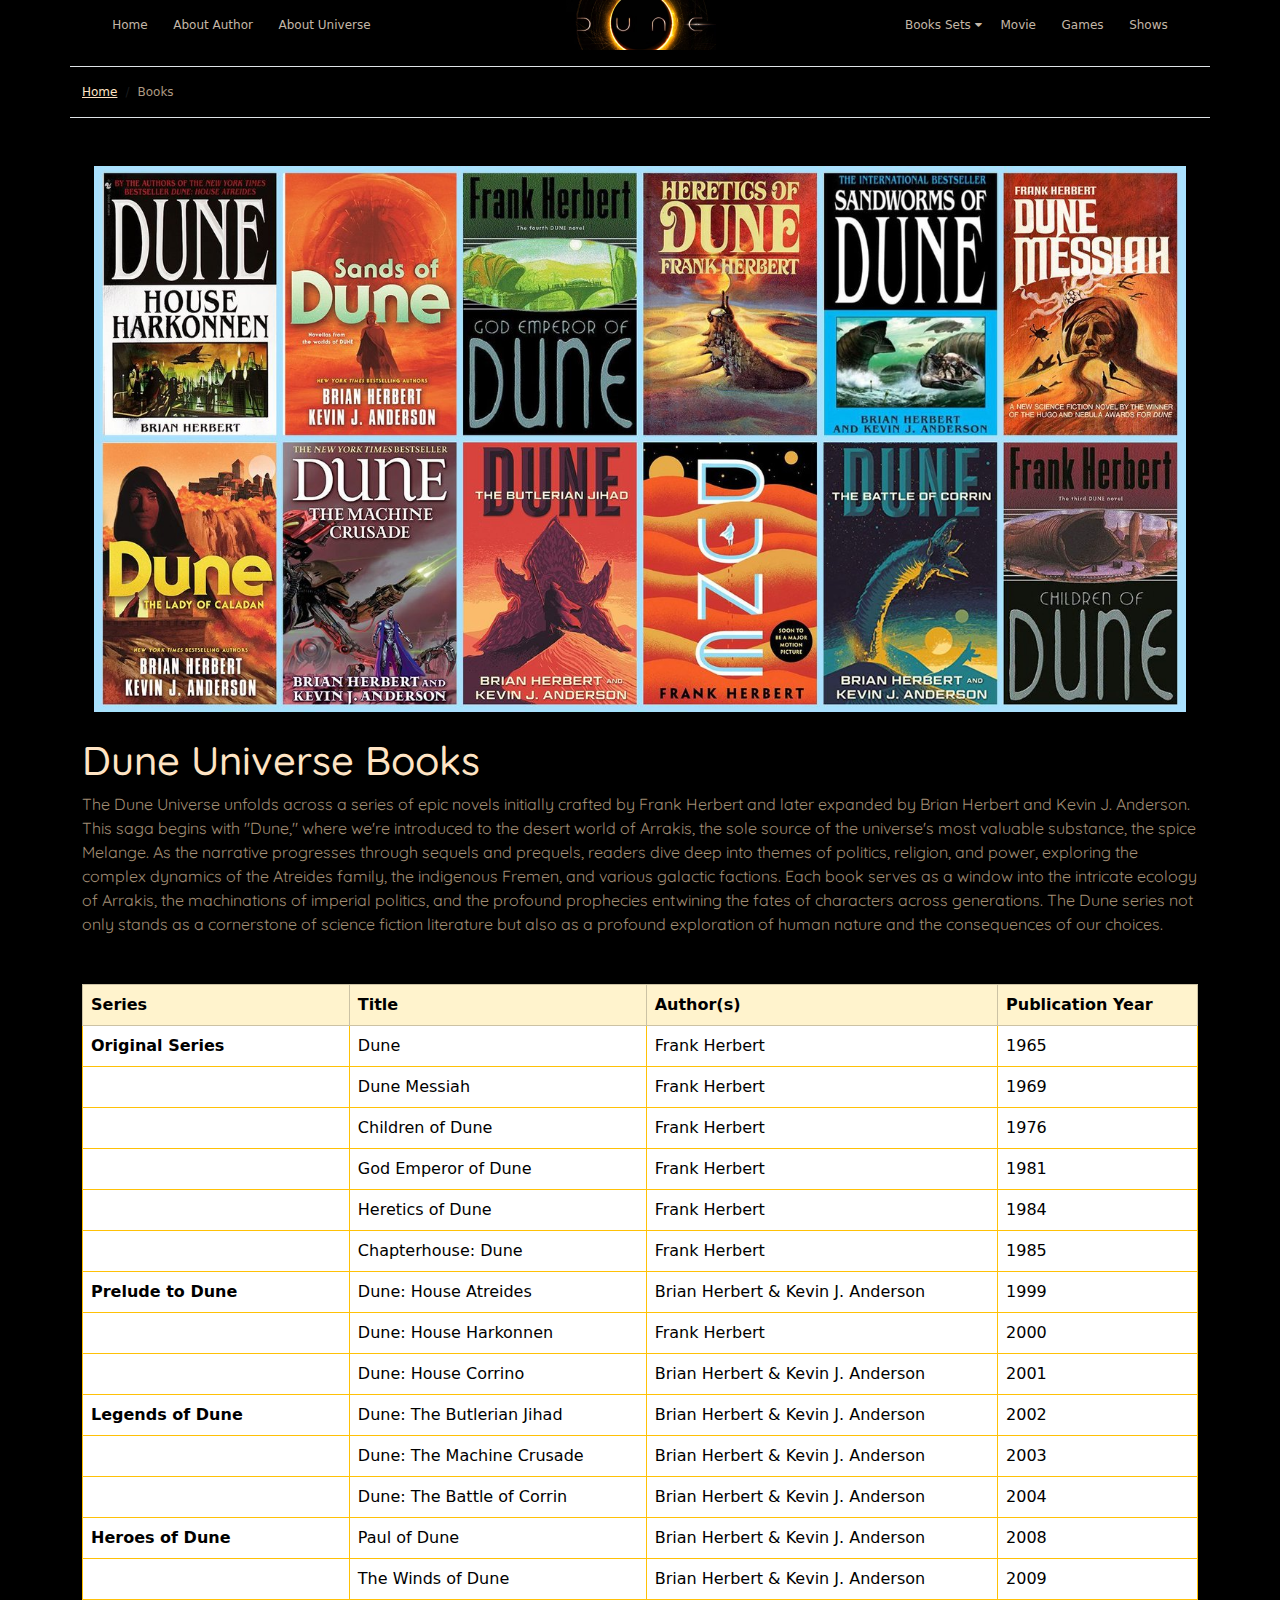
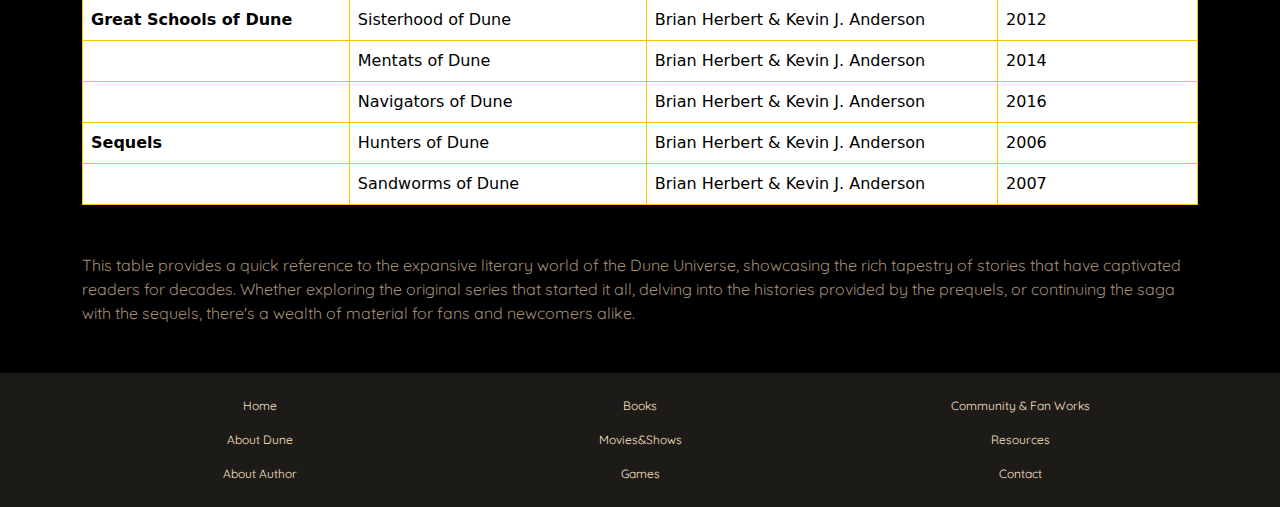
<file: pages/books.html>
<!DOCTYPE html>
<html lang="en">
<head>
    <meta charset="UTF-8">
    <meta name="viewport" content="width=device-width, initial-scale=1.0">
    <link rel="stylesheet" href="../style/dune-style.css" >
    <!-- Bootstrap -->
    <link href="https://cdn.jsdelivr.net/npm/bootstrap@5.3.3/dist/css/bootstrap.min.css" rel="stylesheet" integrity="sha384-QWTKZyjpPEjISv5WaRU9OFeRpok6YctnYmDr5pNlyT2bRjXh0JMhjY6hW+ALEwIH" crossorigin="anonymous">
    <script src="https://cdn.jsdelivr.net/npm/bootstrap@5.3.3/dist/js/bootstrap.bundle.min.js" integrity="sha384-YvpcrYf0tY3lHB60NNkmXc5s9fDVZLESaAA55NDzOxhy9GkcIdslK1eN7N6jIeHz" crossorigin="anonymous"></script>
    <!--  Font Awesome Icons  -->
    <link rel="stylesheet" href="https://cdnjs.cloudflare.com/ajax/libs/font-awesome/4.7.0/css/font-awesome.min.css">
    <!-- Favicon -->
    <link rel="icon" type="image/x-icon" href="../img/logo/favicon.ico">
    <!-- Font -->
    <link rel="preconnect" href="https://fonts.googleapis.com">
    <link rel="preconnect" href="https://fonts.gstatic.com" crossorigin>
    <link href="https://fonts.googleapis.com/css2?family=Quicksand:wght@300..700&display=swap" rel="stylesheet">

    <title>Dune Universe</title>

</head>
<body class="bg-black">
    <!-- NavBar -->
    <div class="header">
        <div class="nav1">
            <a href="../index.html">Home</a>
            <a href="author.html">About Author</a>
            <a href="">About Universe</a>
        </div>
        <div class="logo">
          <a href="../index.html"> <img src="../img/logo/dune-logo.avif" alt="logo"> </a>
        </div>
        <div class="nav2">
            <!-- Add Dropdown Menu in Navbar -->
            <div class="dropdown">
                <button class="dropbtn">Books Sets 
                  <i class="fa fa-caret-down"></i>  <!-- caret down -->
                </button>
                <div class="dropdown-content">
                  <a href="books.html">Books Series</a>
                  <a href="404.html">The Butlerian Jihad</a>
                  <a href="404.html">The Corrino-led Imperium</a>
                  <a href="404.html">The rise of the Atreides</a>
                  <a href="404.html">The reign and fall of the God Emperor</a>
                  <a href="404.html">The return from the Scattering</a>
                </div>
              </div> 
            <!-- End Dropdown Menu in Navbar -->
            <a href="movie.html">Movie</a>
            <a href="404.html">Games</a>
            <a href="404.html">Shows</a>
        </div>
    </div>
    <!-- End NavBar -->


         <!-- NavBar Mobile  -->
         <div class="header-mobile" >
          <nav class="navbar navbar-dark  fixed-top" style="bs-navbar-color:black;">
              <div class="container-fluid">
                <a class="navbar-brand" href="../index.html">Dune Portal</a>
                <button class="navbar-toggler" type="button" data-bs-toggle="offcanvas" data-bs-target="#offcanvasDarkNavbar" aria-controls="offcanvasDarkNavbar" aria-label="Toggle navigation">
                  <span class="navbar-toggler-icon"></span>
                </button>
                <div class="offcanvas offcanvas-end text-bg-dark" tabindex="-1" id="offcanvasDarkNavbar" aria-labelledby="offcanvasDarkNavbarLabel">
                  <div class="offcanvas-header">
                    <h5 class="offcanvas-title" id="offcanvasDarkNavbarLabel">Dune Portal</h5>
                    <button type="button" class="btn-close btn-close-white" data-bs-dismiss="offcanvas" aria-label="Close"></button>
                  </div>
                  <div class="offcanvas-body">
                    <ul class="navbar-nav justify-content-end flex-grow-1 pe-3">
                      <li class="nav-item">
                        <a class="nav-link active" aria-current="page" href="../index.html">Home</a>
                      </li>
                      <li class="nav-item">
                        <a class="nav-link" href="author.html">About Author</a>
                      </li>
                      <li class="nav-item">
                          <a class="nav-link" href="404.html">About Universe</a>
                        </li>
  
                        <li class="nav-item dropdown">
                          <a class="nav-link dropdown-toggle" href="#" role="button" data-bs-toggle="dropdown" aria-expanded="false">
                            Books
                          </a>
                          <ul class="dropdown-menu dropdown-menu-dark">
                              <li><a class="dropdown-item" href="books.html">Books Series</a></li>
                              <li><a class="dropdown-item" href="404.html">The Butlerian Jihad</a></li>
                              <li><a class="dropdown-item" href="404.html">The Corrino-led Imperium</a></li>
                              <li><a class="dropdown-item" href="404.html">The rise of the Atreides</a></li>
                              <li> <a class="dropdown-item" href="404.html">The reign and fall of the God Emperor</a></li>
                              <li> <a  class="dropdown-item" href="404.html">The return from the Scattering</a></li>
                          </ul>
                        </li>
                        <li class="nav-item">
                          <a class="nav-link" href="movie.html">Movie</a>
                        </li>
                        <li class="nav-item">
                          <a class="nav-link" href="404.html">Games</a>
                        </li>
                        <li class="nav-item">
                          <a class="nav-link" href="404.html">Shows</a>
                        </li>
  
                    </ul>
                  </div>
                </div>
              </div>
            </nav>
      </div>
      <!-- End NavBar Mobile-->

    <!-- Breadcrumbs -->
    <div class="breadecrumb-desktop">
    <div class="container breadcrumbs mt-3 border-bottom border-top pt-3">
        <nav aria-label="breadcrumb">
            <ol class="breadcrumb">
            <li class="breadcrumb-item"><a href="../index.html">Home</a></li>
            <li class="breadcrumb-item active" aria-current="page" id="bc-active">Books</li>
            </ol>
        </nav>
    </div>
    </div>
    
    <!-- Main Container -->
    
    <div class="position-relative">
        <div class="container my-5">
          <div class="container-fluid" id="main-404">
            <img src="../img/books/books.jpeg" class="img-fluid" alt="404 Error">
          </div>
            <h1 class="mt-4" id="HHeader">Dune Universe Books</h1>
            <p id="pset">The Dune Universe unfolds across a series of epic novels initially crafted by Frank Herbert and later expanded by Brian Herbert and Kevin J. Anderson. This saga begins with "Dune," where we're introduced to the desert world of Arrakis, the sole source of the universe's most valuable substance, the spice Melange. As the narrative progresses through sequels and prequels, readers dive deep into themes of politics, religion, and power, exploring the complex dynamics of the Atreides family, the indigenous Fremen, and various galactic factions. Each book serves as a window into the intricate ecology of Arrakis, the machinations of imperial politics, and the profound prophecies entwining the fates of characters across generations. The Dune series not only stands as a cornerstone of science fiction literature but also as a profound exploration of human nature and the consequences of our choices.</p>
        </div>

        <!-- Books table -->
        <div class="container">
            <table class="table table-bordered border-warning">
                <thead class="table-warning">
                  <tr>
                    <th scope="col">Series</th>
                    <th scope="col">Title</th>
                    <th scope="col">Author(s)</th>
                    <th scope="col">Publication Year</th>
                  </tr>
                </thead>
                <tbody>
                  <tr>
                    <th scope="row">Original Series</th>
                    <td>Dune</td>
                    <td>Frank Herbert</td>
                    <td>1965</td>
                  </tr>
                  <tr>
                    <th scope="row"></th>
                    <td>Dune Messiah</td>
                    <td>Frank Herbert</td>
                    <td>1969</td>
                  </tr>
                  <tr>
                    <th scope="row"></th>
                    <td>Children of Dune</td>
                    <td>Frank Herbert</td>
                    <td>1976</td>
                  </tr>
                  <tr>
                    <th scope="row"></th>
                    <td>God Emperor of Dune</td>
                    <td>Frank Herbert</td>
                    <td>1981</td>
                  </tr>
                  <tr>
                    <th scope="row"></th>
                    <td>Heretics of Dune</td>
                    <td>Frank Herbert</td>
                    <td>1984</td>
                  </tr>
                  <tr>
                    <th scope="row"></th>
                    <td>Chapterhouse: Dune</td>
                    <td>Frank Herbert</td>
                    <td>1985</td>
                  </tr>
                  <tr>
                    <th scope="row">Prelude to Dune</th>
                    <td>Dune: House Atreides</td>
                    <td>Brian Herbert & Kevin J. Anderson</td>
                    <td>1999</td>
                  </tr>
                  <tr>
                    <th scope="row"></th>
                    <td>Dune: House Harkonnen</td>
                    <td>Frank Herbert</td>
                    <td>2000</td>
                  </tr>
                  <tr>
                    <th scope="row"></th>
                    <td>Dune: House Corrino</td>
                    <td>Brian Herbert & Kevin J. Anderson</td>
                    <td>2001</td>
                  </tr>
                  <tr>
                    <th scope="row">Legends of Dune</th>
                    <td>Dune: The Butlerian Jihad</td>
                    <td>Brian Herbert & Kevin J. Anderson</td>
                    <td>2002</td>
                  </tr>
                  <tr>
                    <th scope="row"></th>
                    <td>Dune: The Machine Crusade</td>
                    <td>Brian Herbert & Kevin J. Anderson</td>
                    <td>2003</td>
                  </tr>
                  <tr>
                    <th scope="row"></th>
                    <td>Dune: The Battle of Corrin</td>
                    <td>Brian Herbert & Kevin J. Anderson</td>
                    <td>2004</td>
                  </tr>
                  <tr>
                    <th scope="row">Heroes of Dune</th>
                    <td>Paul of Dune</td>
                    <td>Brian Herbert & Kevin J. Anderson</td>
                    <td>2008</td>
                  </tr>
                  <tr>
                    <th scope="row"></th>
                    <td>The Winds of Dune</td>
                    <td>Brian Herbert & Kevin J. Anderson</td>
                    <td>2009</td>
                  </tr>
                  <tr>
                    <th scope="row">Great Schools of Dune</th>
                    <td>Sisterhood of Dune</td>
                    <td>Brian Herbert & Kevin J. Anderson</td>
                    <td>2012</td>
                  </tr>
                  <tr>
                    <th scope="row"></th>
                    <td>Mentats of Dune</td>
                    <td>Brian Herbert & Kevin J. Anderson</td>
                    <td>2014</td>
                  </tr>
                  <tr>
                    <th scope="row"></th>
                    <td>Navigators of Dune</td>
                    <td>Brian Herbert & Kevin J. Anderson</td>
                    <td>2016</td>
                  </tr>
                  <tr>
                    <th scope="row">Sequels</th>
                    <td>Hunters of Dune</td>
                    <td>Brian Herbert & Kevin J. Anderson</td>
                    <td>2006</td>
                  </tr>
                  <tr>
                    <th scope="row"></th>
                    <td>Sandworms of Dune</td>
                    <td>Brian Herbert & Kevin J. Anderson</td>
                    <td>2007</td>
                  </tr>
                </tbody>
              </table>
        </div>

      <div class="container my-5">
          <p id="pset">This table provides a quick reference to the expansive literary world of the Dune Universe, showcasing the rich tapestry of stories that have captivated readers for decades. Whether exploring the original series that started it all, delving into the histories provided by the prequels, or continuing the saga with the sequels, there's a wealth of material for fans and newcomers alike.
          </p>
      </div>
    <!-- Footer -->   
      <div class="footer" style="width:100%">
            <div class="container text-center my-3">
                <div class="row">
                    <div class="col">
                    <nav class="nav flex-column">                        
                          <a class="nav-link active" aria-current="page" href="./index.html">Home</a>
                          <a class="nav-link" href="404.html">About Dune</a>
                          <a class="nav-link" href="author.html">About Author</a>
                      </nav>
                    </div>
                    <div class="col">
                        <nav class="nav flex-column">
                                <a class="nav-link" href="books.html">Books</a>
                               <a class="nav-link" href="404.html">Movies&Shows</a>
                                <a class="nav-link" href="404.html">Games</a>
                          </nav>
                    </div>
                    <div class="col">
                        <nav class="nav flex-column">
                                <a class="nav-link" href="404.html">Community & Fan Works</a>
                                <a class="nav-link" href="404.html">Resources</a>
                                <a class="nav-link" href="404.html">Contact</a>
                          </nav>
                    </div>
                  </div>
              </div>  
       </div>
   </div>
    <!-- End Footer -->
</body>
</html>
</file>
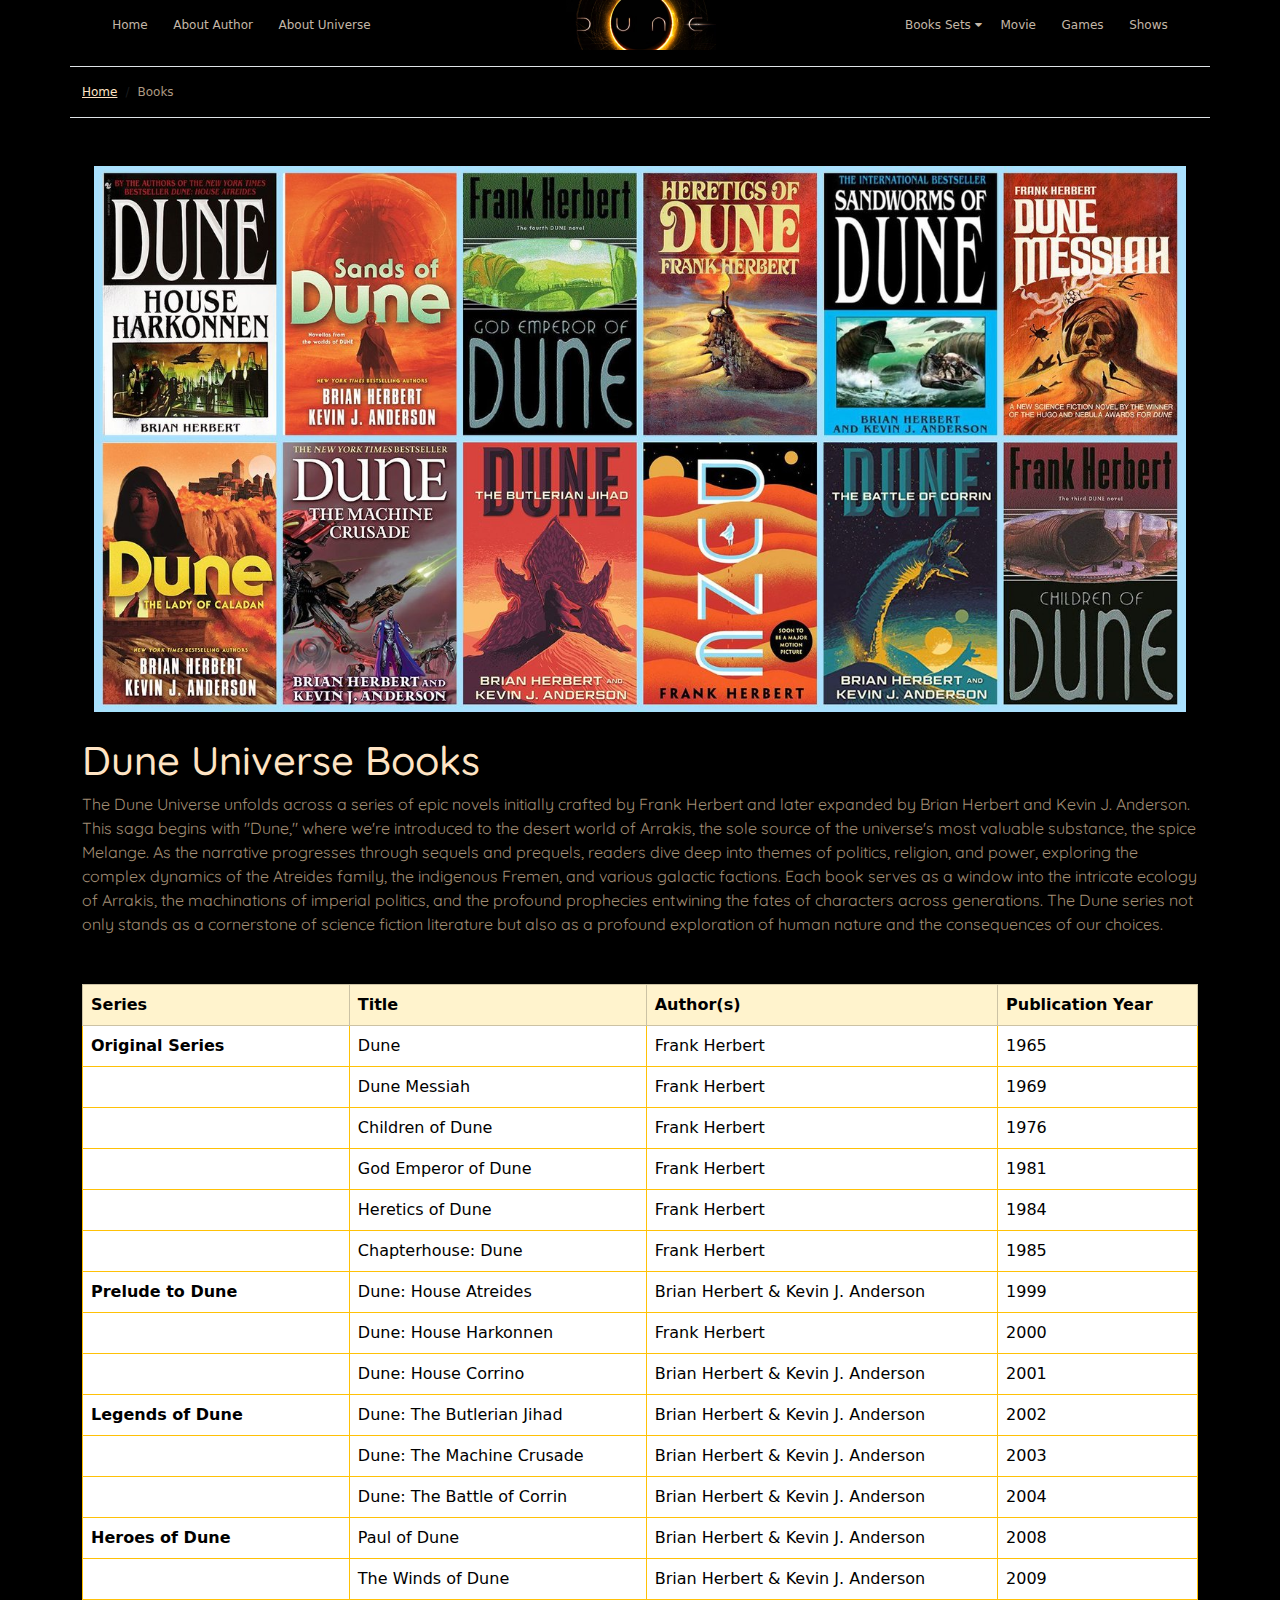
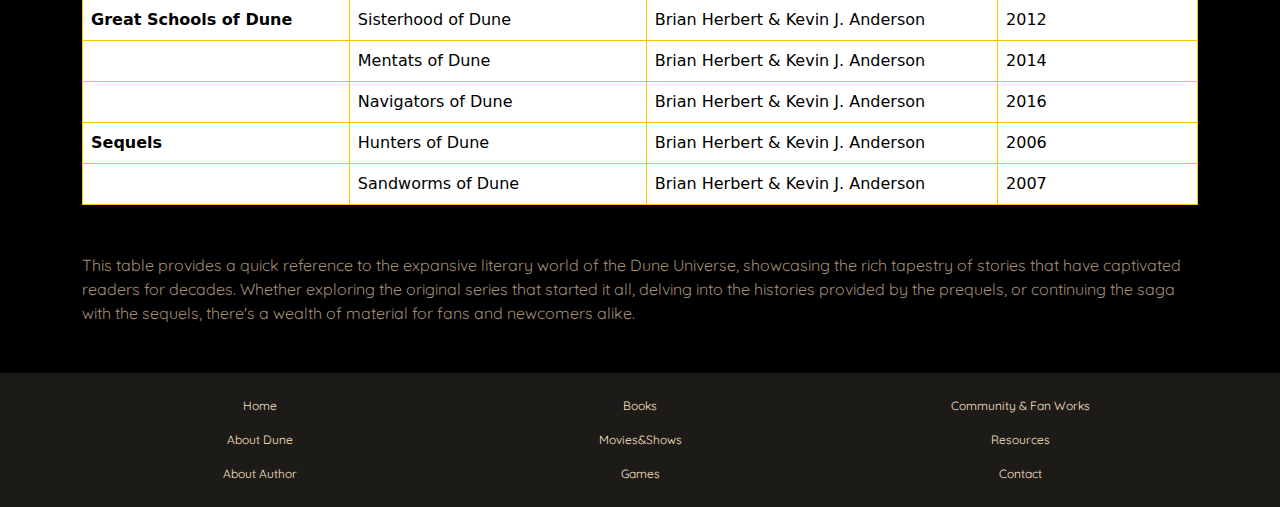
<file: pages/Books.html>
<!DOCTYPE html>
<html lang="en">
<head>
    <meta charset="UTF-8">
    <meta name="viewport" content="width=device-width, initial-scale=1.0">
    <link rel="stylesheet" href="../style/dune-style.css" >
    <!-- Bootstrap -->
    <link href="https://cdn.jsdelivr.net/npm/bootstrap@5.3.3/dist/css/bootstrap.min.css" rel="stylesheet" integrity="sha384-QWTKZyjpPEjISv5WaRU9OFeRpok6YctnYmDr5pNlyT2bRjXh0JMhjY6hW+ALEwIH" crossorigin="anonymous">
    <script src="https://cdn.jsdelivr.net/npm/bootstrap@5.3.3/dist/js/bootstrap.bundle.min.js" integrity="sha384-YvpcrYf0tY3lHB60NNkmXc5s9fDVZLESaAA55NDzOxhy9GkcIdslK1eN7N6jIeHz" crossorigin="anonymous"></script>
    <!--  Font Awesome Icons  -->
    <link rel="stylesheet" href="https://cdnjs.cloudflare.com/ajax/libs/font-awesome/4.7.0/css/font-awesome.min.css">
    <!-- Favicon -->
    <link rel="icon" type="image/x-icon" href="../img/logo/favicon.ico">
    <!-- Font -->
    <link rel="preconnect" href="https://fonts.googleapis.com">
    <link rel="preconnect" href="https://fonts.gstatic.com" crossorigin>
    <link href="https://fonts.googleapis.com/css2?family=Quicksand:wght@300..700&display=swap" rel="stylesheet">

    <title>Dune Universe</title>

</head>
<body class="bg-black">
    <!-- NavBar -->
    <div class="header">
        <div class="nav1">
            <a href="../index.html">Home</a>
            <a href="/pages/Author.html">About Author</a>
            <a href="">About Universe</a>
        </div>
        <div class="logo">
          <a href="../index.html"> <img src="../img/logo/dune-logo.avif" alt="logo"> </a>
        </div>
        <div class="nav2">
            <!-- Add Dropdown Menu in Navbar -->
            <div class="dropdown">
                <button class="dropbtn">Books Sets 
                  <i class="fa fa-caret-down"></i>  <!-- caret down -->
                </button>
                <div class="dropdown-content">
                  <a href="/pages/books.html">Books Series</a>
                  <a href="/pages/404.html">The Butlerian Jihad</a>
                  <a href="/pages/404.html">The Corrino-led Imperium</a>
                  <a href="/pages/404.html">The rise of the Atreides</a>
                  <a href="/pages/404.html">The reign and fall of the God Emperor</a>
                  <a href="/pages/404.html">The return from the Scattering</a>
                </div>
              </div> 
            <!-- End Dropdown Menu in Navbar -->
            <a href="/pages/movie.html">Movie</a>
            <a href="/pages/404.html">Games</a>
            <a href="/pages/404.html">Shows</a>
        </div>
    </div>
    <!-- End NavBar -->


         <!-- NavBar Mobile  -->
         <div class="header-mobile" >
          <nav class="navbar navbar-dark  fixed-top" style="bs-navbar-color:black;">
              <div class="container-fluid">
                <a class="navbar-brand" href="../index.html">Dune Portal</a>
                <button class="navbar-toggler" type="button" data-bs-toggle="offcanvas" data-bs-target="#offcanvasDarkNavbar" aria-controls="offcanvasDarkNavbar" aria-label="Toggle navigation">
                  <span class="navbar-toggler-icon"></span>
                </button>
                <div class="offcanvas offcanvas-end text-bg-dark" tabindex="-1" id="offcanvasDarkNavbar" aria-labelledby="offcanvasDarkNavbarLabel">
                  <div class="offcanvas-header">
                    <h5 class="offcanvas-title" id="offcanvasDarkNavbarLabel">Dune Portal</h5>
                    <button type="button" class="btn-close btn-close-white" data-bs-dismiss="offcanvas" aria-label="Close"></button>
                  </div>
                  <div class="offcanvas-body">
                    <ul class="navbar-nav justify-content-end flex-grow-1 pe-3">
                      <li class="nav-item">
                        <a class="nav-link active" aria-current="page" href="../index.html">Home</a>
                      </li>
                      <li class="nav-item">
                        <a class="nav-link" href="/pages/author.html">About Author</a>
                      </li>
                      <li class="nav-item">
                          <a class="nav-link" href="/pages/404.html">About Universe</a>
                        </li>
  
                        <li class="nav-item dropdown">
                          <a class="nav-link dropdown-toggle" href="#" role="button" data-bs-toggle="dropdown" aria-expanded="false">
                            Books
                          </a>
                          <ul class="dropdown-menu dropdown-menu-dark">
                              <li><a class="dropdown-item" href="/pages/books.html">Books Series</a></li>
                              <li><a class="dropdown-item" href="/pages/404.html">The Butlerian Jihad</a></li>
                              <li><a class="dropdown-item" href="/pages/404.html">The Corrino-led Imperium</a></li>
                              <li><a class="dropdown-item" href="/pages/404.html">The rise of the Atreides</a></li>
                              <li> <a class="dropdown-item" href="/pages/404.html">The reign and fall of the God Emperor</a></li>
                              <li> <a  class="dropdown-item" href="/pages/404.html">The return from the Scattering</a></li>
                          </ul>
                        </li>
                        <li class="nav-item">
                          <a class="nav-link" href="/pages/movie.html">Movie</a>
                        </li>
                        <li class="nav-item">
                          <a class="nav-link" href="/pages/404.html">Games</a>
                        </li>
                        <li class="nav-item">
                          <a class="nav-link" href="/pages/404.html">Shows</a>
                        </li>
  
                    </ul>
                  </div>
                </div>
              </div>
            </nav>
      </div>
      <!-- End NavBar Mobile-->

    <!-- Breadcrumbs -->
    <div class="breadecrumb-desktop">
    <div class="container breadcrumbs mt-3 border-bottom border-top pt-3">
        <nav aria-label="breadcrumb">
            <ol class="breadcrumb">
            <li class="breadcrumb-item"><a href="../index.html">Home</a></li>
            <li class="breadcrumb-item active" aria-current="page" id="bc-active">Books</li>
            </ol>
        </nav>
    </div>
    </div>
    
    <!-- Main Container -->
    
    <div class="position-relative">
        <div class="container my-5">
          <div class="container-fluid" id="main-404">
            <img src="../img/books/books.jpeg" class="img-fluid" alt="404 Error">
          </div>
            <h1 class="mt-4" id="HHeader">Dune Universe Books</h1>
            <p id="pset">The Dune Universe unfolds across a series of epic novels initially crafted by Frank Herbert and later expanded by Brian Herbert and Kevin J. Anderson. This saga begins with "Dune," where we're introduced to the desert world of Arrakis, the sole source of the universe's most valuable substance, the spice Melange. As the narrative progresses through sequels and prequels, readers dive deep into themes of politics, religion, and power, exploring the complex dynamics of the Atreides family, the indigenous Fremen, and various galactic factions. Each book serves as a window into the intricate ecology of Arrakis, the machinations of imperial politics, and the profound prophecies entwining the fates of characters across generations. The Dune series not only stands as a cornerstone of science fiction literature but also as a profound exploration of human nature and the consequences of our choices.</p>
        </div>

        <!-- Books table -->
        <div class="container">
            <table class="table table-bordered border-warning">
                <thead class="table-warning">
                  <tr>
                    <th scope="col">Series</th>
                    <th scope="col">Title</th>
                    <th scope="col">Author(s)</th>
                    <th scope="col">Publication Year</th>
                  </tr>
                </thead>
                <tbody>
                  <tr>
                    <th scope="row">Original Series</th>
                    <td>Dune</td>
                    <td>Frank Herbert</td>
                    <td>1965</td>
                  </tr>
                  <tr>
                    <th scope="row"></th>
                    <td>Dune Messiah</td>
                    <td>Frank Herbert</td>
                    <td>1969</td>
                  </tr>
                  <tr>
                    <th scope="row"></th>
                    <td>Children of Dune</td>
                    <td>Frank Herbert</td>
                    <td>1976</td>
                  </tr>
                  <tr>
                    <th scope="row"></th>
                    <td>God Emperor of Dune</td>
                    <td>Frank Herbert</td>
                    <td>1981</td>
                  </tr>
                  <tr>
                    <th scope="row"></th>
                    <td>Heretics of Dune</td>
                    <td>Frank Herbert</td>
                    <td>1984</td>
                  </tr>
                  <tr>
                    <th scope="row"></th>
                    <td>Chapterhouse: Dune</td>
                    <td>Frank Herbert</td>
                    <td>1985</td>
                  </tr>
                  <tr>
                    <th scope="row">Prelude to Dune</th>
                    <td>Dune: House Atreides</td>
                    <td>Brian Herbert & Kevin J. Anderson</td>
                    <td>1999</td>
                  </tr>
                  <tr>
                    <th scope="row"></th>
                    <td>Dune: House Harkonnen</td>
                    <td>Frank Herbert</td>
                    <td>2000</td>
                  </tr>
                  <tr>
                    <th scope="row"></th>
                    <td>Dune: House Corrino</td>
                    <td>Brian Herbert & Kevin J. Anderson</td>
                    <td>2001</td>
                  </tr>
                  <tr>
                    <th scope="row">Legends of Dune</th>
                    <td>Dune: The Butlerian Jihad</td>
                    <td>Brian Herbert & Kevin J. Anderson</td>
                    <td>2002</td>
                  </tr>
                  <tr>
                    <th scope="row"></th>
                    <td>Dune: The Machine Crusade</td>
                    <td>Brian Herbert & Kevin J. Anderson</td>
                    <td>2003</td>
                  </tr>
                  <tr>
                    <th scope="row"></th>
                    <td>Dune: The Battle of Corrin</td>
                    <td>Brian Herbert & Kevin J. Anderson</td>
                    <td>2004</td>
                  </tr>
                  <tr>
                    <th scope="row">Heroes of Dune</th>
                    <td>Paul of Dune</td>
                    <td>Brian Herbert & Kevin J. Anderson</td>
                    <td>2008</td>
                  </tr>
                  <tr>
                    <th scope="row"></th>
                    <td>The Winds of Dune</td>
                    <td>Brian Herbert & Kevin J. Anderson</td>
                    <td>2009</td>
                  </tr>
                  <tr>
                    <th scope="row">Great Schools of Dune</th>
                    <td>Sisterhood of Dune</td>
                    <td>Brian Herbert & Kevin J. Anderson</td>
                    <td>2012</td>
                  </tr>
                  <tr>
                    <th scope="row"></th>
                    <td>Mentats of Dune</td>
                    <td>Brian Herbert & Kevin J. Anderson</td>
                    <td>2014</td>
                  </tr>
                  <tr>
                    <th scope="row"></th>
                    <td>Navigators of Dune</td>
                    <td>Brian Herbert & Kevin J. Anderson</td>
                    <td>2016</td>
                  </tr>
                  <tr>
                    <th scope="row">Sequels</th>
                    <td>Hunters of Dune</td>
                    <td>Brian Herbert & Kevin J. Anderson</td>
                    <td>2006</td>
                  </tr>
                  <tr>
                    <th scope="row"></th>
                    <td>Sandworms of Dune</td>
                    <td>Brian Herbert & Kevin J. Anderson</td>
                    <td>2007</td>
                  </tr>
                </tbody>
              </table>
        </div>

      <div class="container my-5">
          <p id="pset">This table provides a quick reference to the expansive literary world of the Dune Universe, showcasing the rich tapestry of stories that have captivated readers for decades. Whether exploring the original series that started it all, delving into the histories provided by the prequels, or continuing the saga with the sequels, there's a wealth of material for fans and newcomers alike.
          </p>
      </div>
    <!-- Footer -->   
      <div class="footer" style="width:100%">
            <div class="container text-center my-3">
                <div class="row">
                    <div class="col">
                    <nav class="nav flex-column">                        
                          <a class="nav-link active" aria-current="page" href="./index.html">Home</a>
                          <a class="nav-link" href="/pages/404.html">About Dune</a>
                          <a class="nav-link" href="/pages/author.html">About Author</a>
                      </nav>
                    </div>
                    <div class="col">
                        <nav class="nav flex-column">
                                <a class="nav-link" href="/pages/books.html">Books</a>
                               <a class="nav-link" href="/pages/404.html">Movies&Shows</a>
                                <a class="nav-link" href="/pages/404.html">Games</a>
                          </nav>
                    </div>
                    <div class="col">
                        <nav class="nav flex-column">
                                <a class="nav-link" href="/pages/404.html">Community & Fan Works</a>
                                <a class="nav-link" href="/pages/404.html">Resources</a>
                                <a class="nav-link" href="/pages/404.html">Contact</a>
                          </nav>
                    </div>
                  </div>
              </div>  
       </div>
   </div>
    <!-- End Footer -->
</body>
</html>
</file>
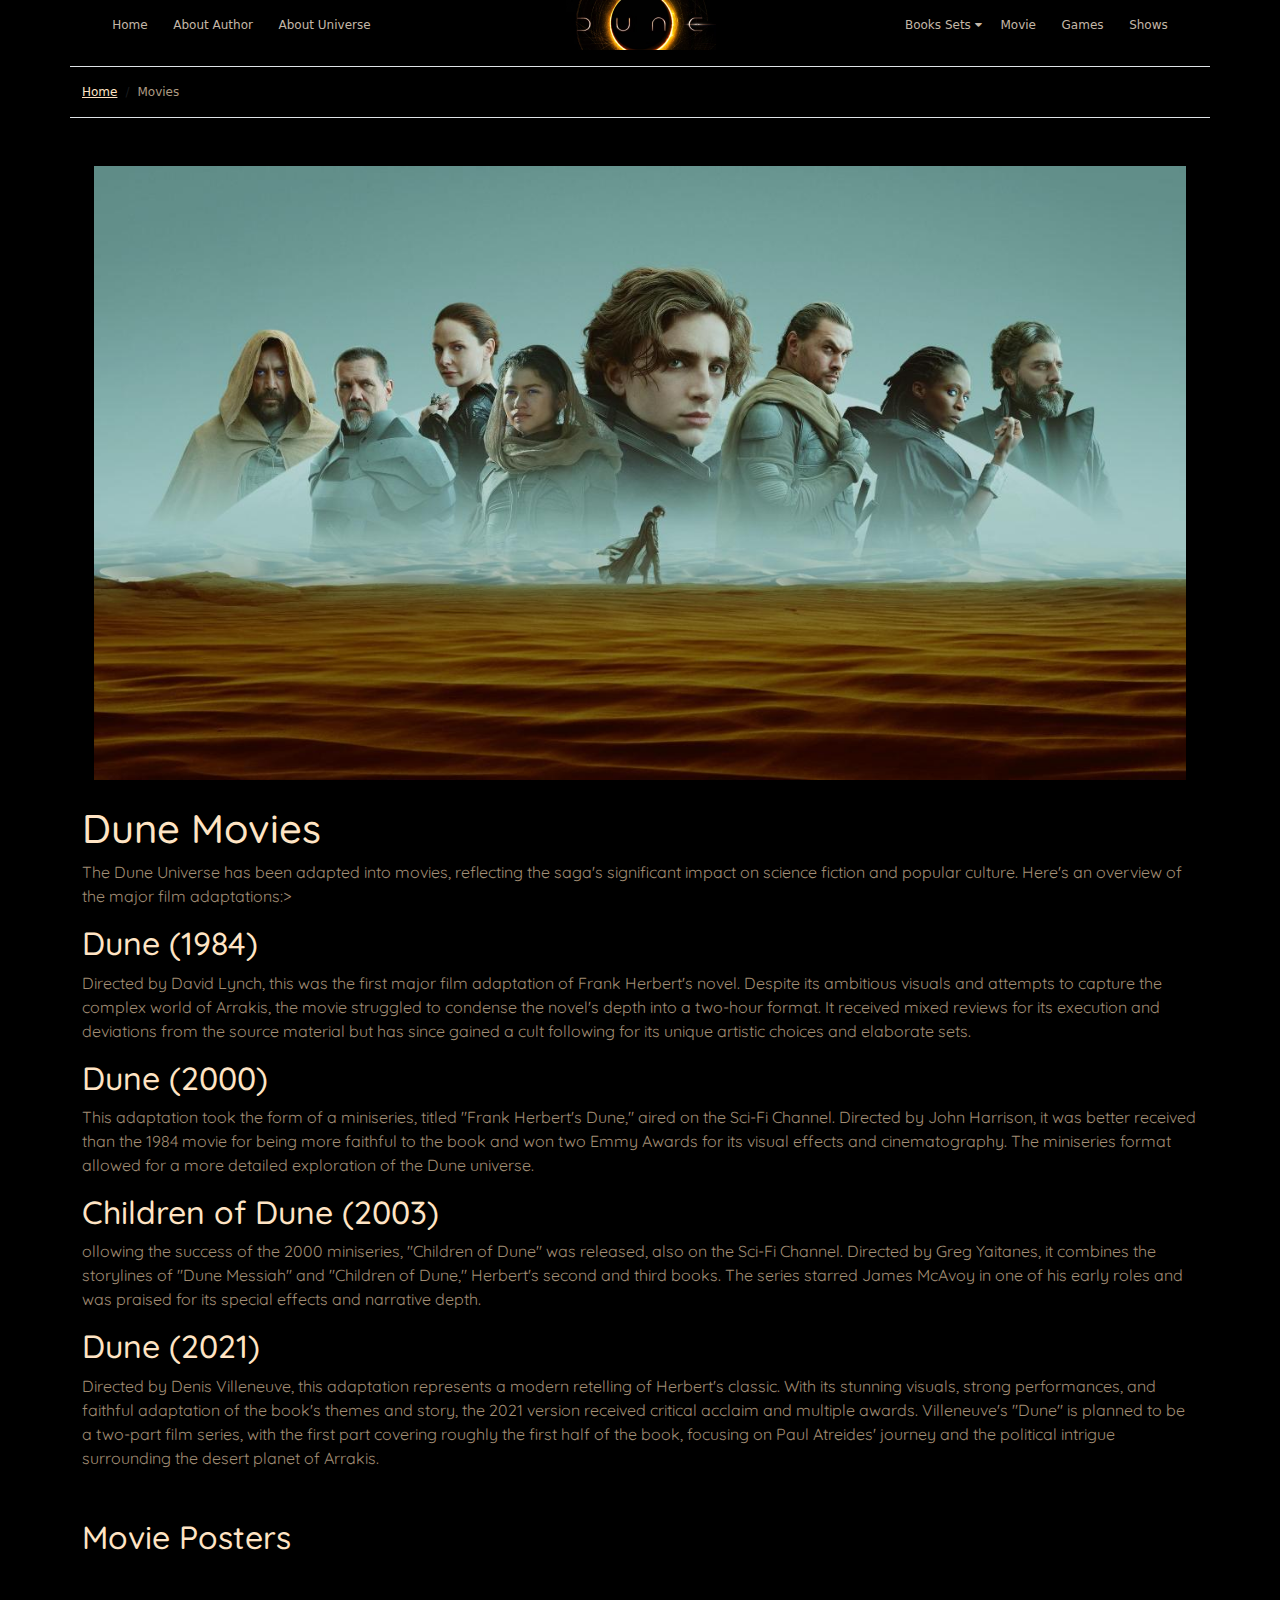
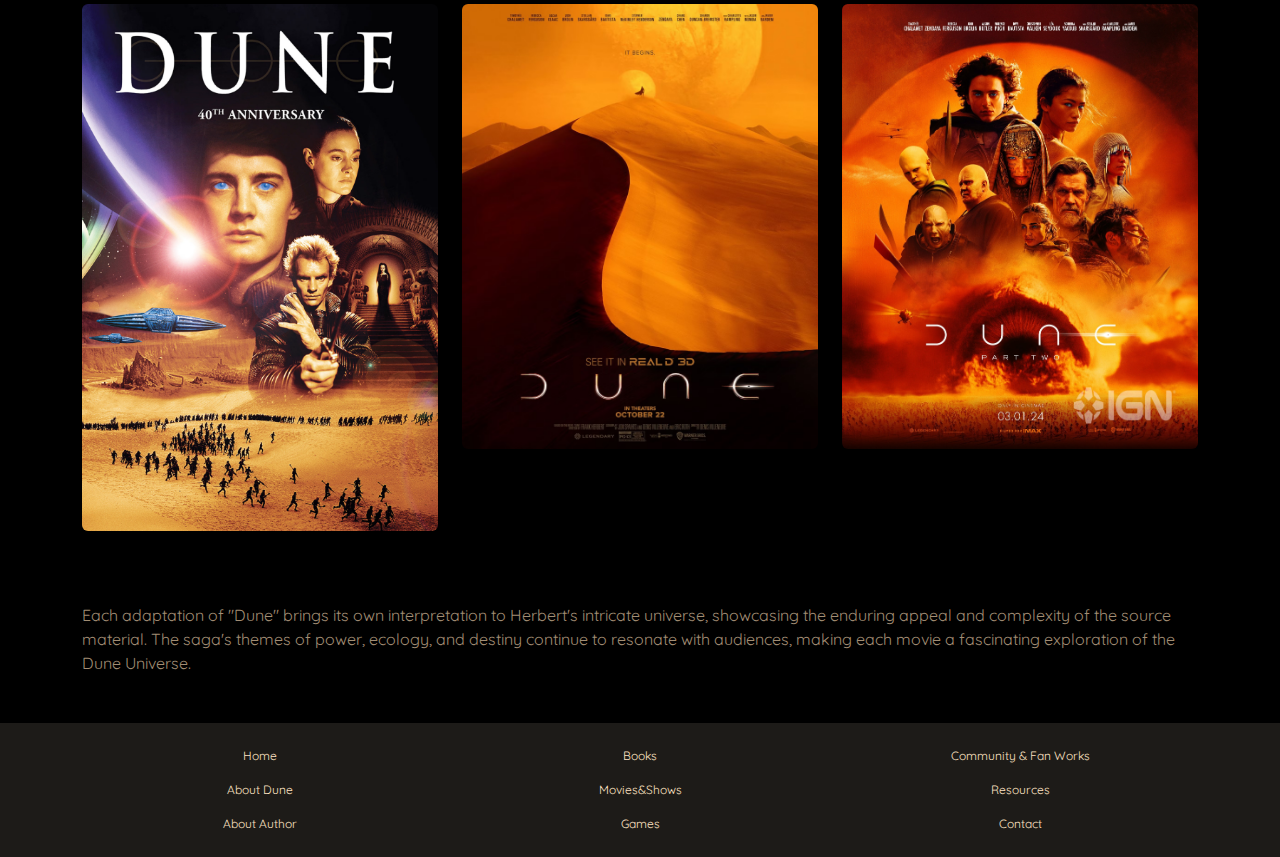
<file: pages/movie.html>
<!DOCTYPE html>
<html lang="en">
<head>
    <meta charset="UTF-8">
    <meta name="viewport" content="width=device-width, initial-scale=1.0">
    <link rel="stylesheet" href="../style/dune-style.css" >
    <!-- Bootstrap -->
    <link href="https://cdn.jsdelivr.net/npm/bootstrap@5.3.3/dist/css/bootstrap.min.css" rel="stylesheet" integrity="sha384-QWTKZyjpPEjISv5WaRU9OFeRpok6YctnYmDr5pNlyT2bRjXh0JMhjY6hW+ALEwIH" crossorigin="anonymous">
    <script src="https://cdn.jsdelivr.net/npm/bootstrap@5.3.3/dist/js/bootstrap.bundle.min.js" integrity="sha384-YvpcrYf0tY3lHB60NNkmXc5s9fDVZLESaAA55NDzOxhy9GkcIdslK1eN7N6jIeHz" crossorigin="anonymous"></script>
    <!--  Font Awesome Icons  -->
    <link rel="stylesheet" href="https://cdnjs.cloudflare.com/ajax/libs/font-awesome/4.7.0/css/font-awesome.min.css">
    <!-- Favicon -->
    <link rel="icon" type="image/x-icon" href="../img/logo/favicon.ico">
    <!-- Font -->
    <link rel="preconnect" href="https://fonts.googleapis.com">
    <link rel="preconnect" href="https://fonts.gstatic.com" crossorigin>
    <link href="https://fonts.googleapis.com/css2?family=Quicksand:wght@300..700&display=swap" rel="stylesheet">

    <title>Dune Universe</title>

</head>
<body class="bg-black">
    <!-- NavBar -->
    <div class="header">
        <div class="nav1">
            <a href="../index.html">Home</a>
            <a href="author.html">About Author</a>
            <a href="404.html">About Universe</a>
        </div>
        <div class="logo">
          <a href="../index.html"> <img src="../img/logo/dune-logo.avif" alt="logo"> </a>
        </div>
        <div class="nav2">
            <!-- Add Dropdown Menu in Navbar -->
            <div class="dropdown">
                <button class="dropbtn">Books Sets 
                  <i class="fa fa-caret-down"></i>  <!-- caret down -->
                </button>
                <div class="dropdown-content">
                  <a href="books.html">Books Series</a>
                  <a href="404.html">The Butlerian Jihad</a>
                  <a href="404.html">The Corrino-led Imperium</a>
                  <a href="404.html">The rise of the Atreides</a>
                  <a href="404.html">The reign and fall of the God Emperor</a>
                  <a href="404.html">The return from the Scattering</a>
                </div>
              </div> 
            <!-- End Dropdown Menu in Navbar -->
            <a href="movie.html">Movie</a>
            <a href="404.html">Games</a>
            <a href="404.html">Shows</a>
        </div>
    </div>
    <!-- End NavBar -->

         <!-- NavBar Mobile  -->
         <div class="header-mobile" >
          <nav class="navbar navbar-dark  fixed-top" style="bs-navbar-color:black;">
              <div class="container-fluid">
                <a class="navbar-brand" href="../index.html">Dune Portal</a>
                <button class="navbar-toggler" type="button" data-bs-toggle="offcanvas" data-bs-target="#offcanvasDarkNavbar" aria-controls="offcanvasDarkNavbar" aria-label="Toggle navigation">
                  <span class="navbar-toggler-icon"></span>
                </button>
                <div class="offcanvas offcanvas-end text-bg-dark" tabindex="-1" id="offcanvasDarkNavbar" aria-labelledby="offcanvasDarkNavbarLabel">
                  <div class="offcanvas-header">
                    <h5 class="offcanvas-title" id="offcanvasDarkNavbarLabel">Dune Portal</h5>
                    <button type="button" class="btn-close btn-close-white" data-bs-dismiss="offcanvas" aria-label="Close"></button>
                  </div>
                  <div class="offcanvas-body">
                    <ul class="navbar-nav justify-content-end flex-grow-1 pe-3">
                      <li class="nav-item">
                        <a class="nav-link active" aria-current="page" href="../index.html">Home</a>
                      </li>
                      <li class="nav-item">
                        <a class="nav-link" href="/pages/author.html">About Author</a>
                      </li>
                      <li class="nav-item">
                          <a class="nav-link" href="/pages/404.html">About Universe</a>
                        </li>
  
                        <li class="nav-item dropdown">
                          <a class="nav-link dropdown-toggle" href="#" role="button" data-bs-toggle="dropdown" aria-expanded="false">
                            Books
                          </a>
                          <ul class="dropdown-menu dropdown-menu-dark">
                              <li><a class="dropdown-item" href="books.html">Books Series</a></li>
                              <li><a class="dropdown-item" href="404.html">The Butlerian Jihad</a></li>
                              <li><a class="dropdown-item" href="404.html">The Corrino-led Imperium</a></li>
                              <li><a class="dropdown-item" href="404.html">The rise of the Atreides</a></li>
                              <li> <a class="dropdown-item" href="404.html">The reign and fall of the God Emperor</a></li>
                              <li> <a  class="dropdown-item" href="404.html">The return from the Scattering</a></li>
                          </ul>
                        </li>
                        <li class="nav-item">
                          <a class="nav-link" href="movie.html">Movie</a>
                        </li>
                        <li class="nav-item">
                          <a class="nav-link" href="404.html">Games</a>
                        </li>
                        <li class="nav-item">
                          <a class="nav-link" href="404.html">Shows</a>
                        </li>
  
                    </ul>
                  </div>
                </div>
              </div>
            </nav>
      </div>
      <!-- End NavBar Mobile-->

    <!-- Breadcrumbs -->
    <div class="breadecrumb-desktop">
    <div class="container breadcrumbs mt-3 border-bottom border-top pt-3">
        <nav aria-label="breadcrumb">
            <ol class="breadcrumb">
            <li class="breadcrumb-item"><a href="../index.html">Home</a></li>
            <li class="breadcrumb-item active" aria-current="page" id="bc-active">Movies</li>
            </ol>
        </nav>
    </div>
  </div>
    <!-- Main Container -->
    <div>
    
    <div>
        <div class="container my-5">

          <div class="container-fluid" id="main-404">
            <img src="../img/movies/dune-boarder.jpeg" class="img-fluid" alt="404 Error">
          </div>

            <h1 class="mt-4" id="HHeader">Dune Movies</h1>

            <p id="pset">The Dune Universe has been adapted into movies, reflecting the saga's significant impact on science fiction and popular culture. Here's an overview of the major film adaptations:></p>

            <h2 class="spice-glow" id="HHeader">Dune (1984)</h2>
            <p id="pset">Directed by David Lynch, this was the first major film adaptation of Frank Herbert's novel. Despite its ambitious visuals and attempts to capture the complex world of Arrakis, the movie struggled to condense the novel's depth into a two-hour format. It received mixed reviews for its execution and deviations from the source material but has since gained a cult following for its unique artistic choices and elaborate sets.</p>
            
            <h2 class="spice-glow"  id="HHeader">Dune (2000)</h2>
            <p id="pset">This adaptation took the form of a miniseries, titled "Frank Herbert's Dune," aired on the Sci-Fi Channel. Directed by John Harrison, it was better received than the 1984 movie for being more faithful to the book and won two Emmy Awards for its visual effects and cinematography. The miniseries format allowed for a more detailed exploration of the Dune universe.</p>
            
            <h2 class="spice-glow"  id="HHeader">Children of Dune (2003)</h2>
            <p id="pset">ollowing the success of the 2000 miniseries, "Children of Dune" was released, also on the Sci-Fi Channel. Directed by Greg Yaitanes, it combines the storylines of "Dune Messiah" and "Children of Dune," Herbert's second and third books. The series starred James McAvoy in one of his early roles and was praised for its special effects and narrative depth.</p>
            
            <h2  class="spice-glow" id="HHeader">Dune (2021)</h2>
            <p id="pset">Directed by Denis Villeneuve, this adaptation represents a modern retelling of Herbert's classic. With its stunning visuals, strong performances, and faithful adaptation of the book's themes and story, the 2021 version received critical acclaim and multiple awards. Villeneuve's "Dune" is planned to be a two-part film series, with the first part covering roughly the first half of the book, focusing on Paul Atreides' journey and the political intrigue surrounding the desert planet of Arrakis.</p>
            

        </div>

        <!-- Loading Animation-->  

    </div>
    <div class="container my-5">
      <h2 class="mb-5" id="HHeader">Movie Posters</h2>
            <div class="row">
              <div class="col-sm mb-4"><img src="../img/movies/Dune-40th.avif" class="img-fluid rounded "alt="Dune 40th" ></div>
              <div class="col-sm mb-4"><img src="../img/movies/dune-movie1-poster.avif"class="img-fluid rounded " alt="Dune Part One"></div>
              <div class="col-sm"><img src="../img/movies/movie-2-poster-2.jpeg"class="img-fluid rounded " alt="Dune Part Two"></div>
            </div>
            <p class="mt-5" id="pset">Each adaptation of "Dune" brings its own interpretation to Herbert's intricate universe, showcasing the enduring appeal and complexity of the source material. The saga's themes of power, ecology, and destiny continue to resonate with audiences, making each movie a fascinating exploration of the Dune Universe.</p>        
    </div>
    </div>  
 
    <!-- Footer -->
    <div class="footer">
            <div class="container text-center my-3">
                <div class="row">
                    <div class="col">
                    <nav class="nav flex-column">                        
                          <a class="nav-link active" aria-current="page" href="../index.html">Home</a>
                          <a class="nav-link" href="404.html">About Dune</a>
                          <a class="nav-link" href="author.html">About Author</a>
                      </nav>
                    </div>
                    <div class="col">
                        <nav class="nav flex-column">
                                <a class="nav-link" href="books.html">Books</a>
                                <a class="nav-link" href="movie.html">Movies&Shows</a>
                                <a class="nav-link" href="404.html">Games</a>
                          </nav>
                    </div>
                    <div class="col">
                        <nav class="nav flex-column">
                                <a class="nav-link" href="404.html">Community & Fan Works</a>
                                <a class="nav-link" href="404.html">Resources</a>
                                <a class="nav-link" href="404.html">Contact</a>
                          </nav>
                    </div>
                </div>
            </div>
    </div>
  </div>
  <div>
</div>
    <!-- End Footer -->
</body>
</html>
</file>
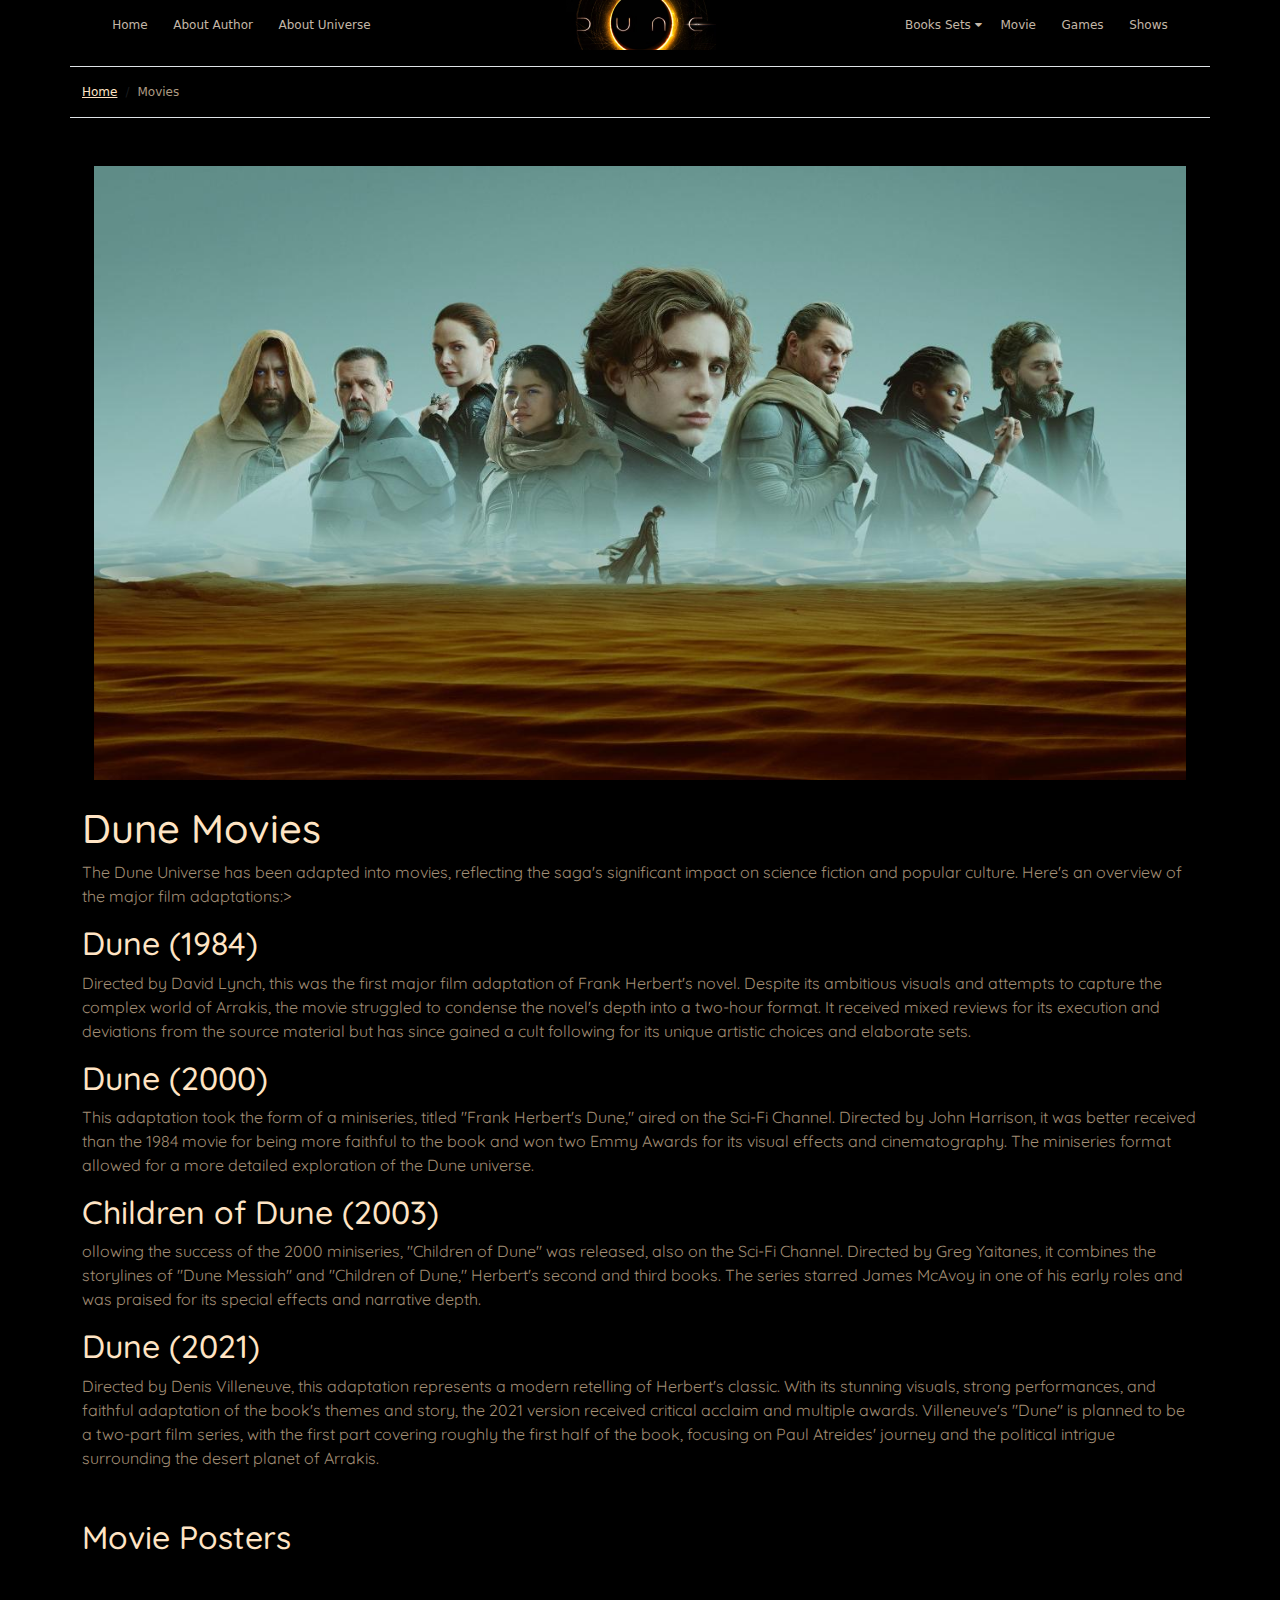
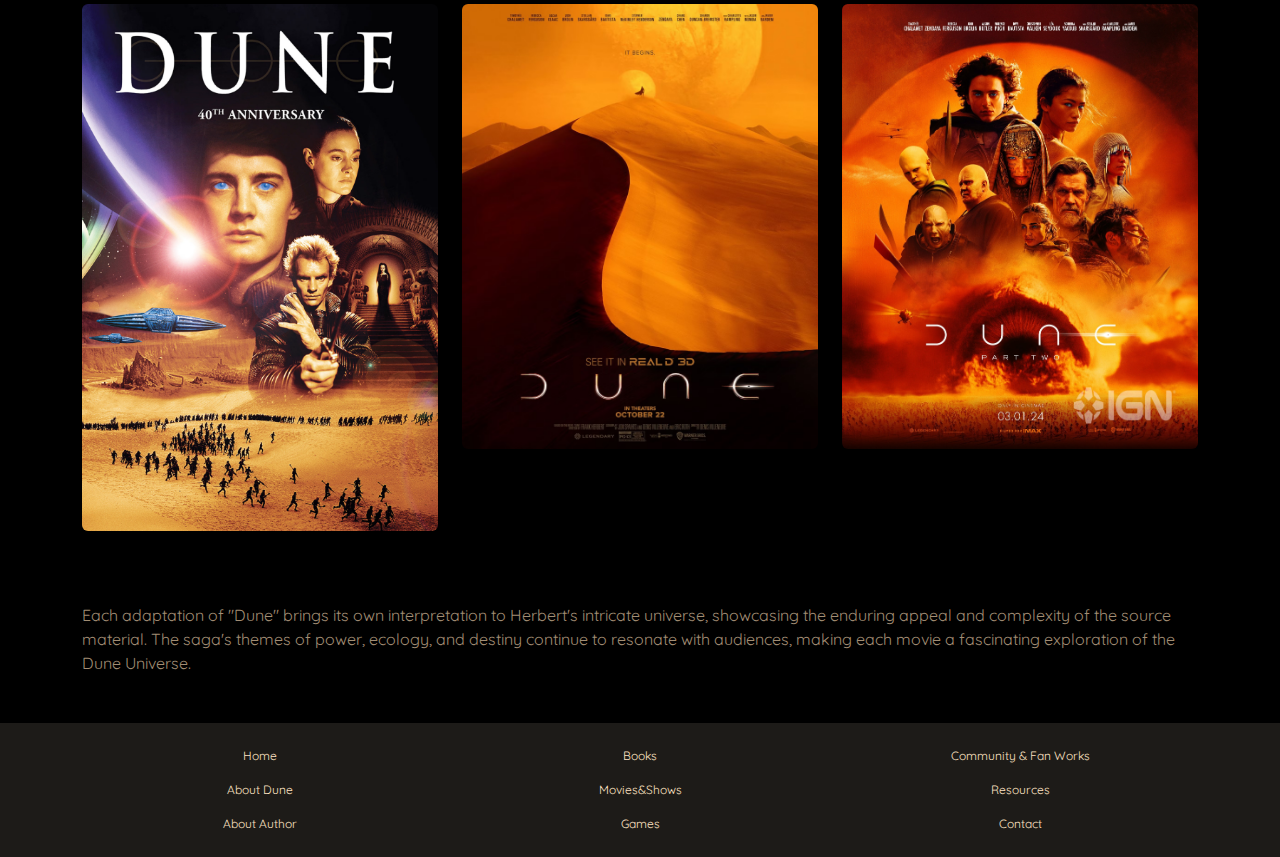
<file: pages/Movie.html>
<!DOCTYPE html>
<html lang="en">
<head>
    <meta charset="UTF-8">
    <meta name="viewport" content="width=device-width, initial-scale=1.0">
    <link rel="stylesheet" href="../style/dune-style.css" >
    <!-- Bootstrap -->
    <link href="https://cdn.jsdelivr.net/npm/bootstrap@5.3.3/dist/css/bootstrap.min.css" rel="stylesheet" integrity="sha384-QWTKZyjpPEjISv5WaRU9OFeRpok6YctnYmDr5pNlyT2bRjXh0JMhjY6hW+ALEwIH" crossorigin="anonymous">
    <script src="https://cdn.jsdelivr.net/npm/bootstrap@5.3.3/dist/js/bootstrap.bundle.min.js" integrity="sha384-YvpcrYf0tY3lHB60NNkmXc5s9fDVZLESaAA55NDzOxhy9GkcIdslK1eN7N6jIeHz" crossorigin="anonymous"></script>
    <!--  Font Awesome Icons  -->
    <link rel="stylesheet" href="https://cdnjs.cloudflare.com/ajax/libs/font-awesome/4.7.0/css/font-awesome.min.css">
    <!-- Favicon -->
    <link rel="icon" type="image/x-icon" href="../img/logo/favicon.ico">
    <!-- Font -->
    <link rel="preconnect" href="https://fonts.googleapis.com">
    <link rel="preconnect" href="https://fonts.gstatic.com" crossorigin>
    <link href="https://fonts.googleapis.com/css2?family=Quicksand:wght@300..700&display=swap" rel="stylesheet">

    <title>Dune Universe</title>

</head>
<body class="bg-black">
    <!-- NavBar -->
    <div class="header">
        <div class="nav1">
            <a href="../index.html">Home</a>
            <a href="/pages/author.html">About Author</a>
            <a href="/pages/404.html">About Universe</a>
        </div>
        <div class="logo">
          <a href="../index.html"> <img src="../img/logo/dune-logo.avif" alt="logo"> </a>
        </div>
        <div class="nav2">
            <!-- Add Dropdown Menu in Navbar -->
            <div class="dropdown">
                <button class="dropbtn">Books Sets 
                  <i class="fa fa-caret-down"></i>  <!-- caret down -->
                </button>
                <div class="dropdown-content">
                  <a href="/pages/books.html">Books Series</a>
                  <a href="/pages/404.html">The Butlerian Jihad</a>
                  <a href="/pages/404.html">The Corrino-led Imperium</a>
                  <a href="/pages/404.html">The rise of the Atreides</a>
                  <a href="/pages/404.html">The reign and fall of the God Emperor</a>
                  <a href="/pages/404.html">The return from the Scattering</a>
                </div>
              </div> 
            <!-- End Dropdown Menu in Navbar -->
            <a href="/pages/movie.html">Movie</a>
            <a href="/pages/404.html">Games</a>
            <a href="/pages/404.html">Shows</a>
        </div>
    </div>
    <!-- End NavBar -->

         <!-- NavBar Mobile  -->
         <div class="header-mobile" >
          <nav class="navbar navbar-dark  fixed-top" style="bs-navbar-color:black;">
              <div class="container-fluid">
                <a class="navbar-brand" href="../index.html">Dune Portal</a>
                <button class="navbar-toggler" type="button" data-bs-toggle="offcanvas" data-bs-target="#offcanvasDarkNavbar" aria-controls="offcanvasDarkNavbar" aria-label="Toggle navigation">
                  <span class="navbar-toggler-icon"></span>
                </button>
                <div class="offcanvas offcanvas-end text-bg-dark" tabindex="-1" id="offcanvasDarkNavbar" aria-labelledby="offcanvasDarkNavbarLabel">
                  <div class="offcanvas-header">
                    <h5 class="offcanvas-title" id="offcanvasDarkNavbarLabel">Dune Portal</h5>
                    <button type="button" class="btn-close btn-close-white" data-bs-dismiss="offcanvas" aria-label="Close"></button>
                  </div>
                  <div class="offcanvas-body">
                    <ul class="navbar-nav justify-content-end flex-grow-1 pe-3">
                      <li class="nav-item">
                        <a class="nav-link active" aria-current="page" href="../index.html">Home</a>
                      </li>
                      <li class="nav-item">
                        <a class="nav-link" href="/pages/author.html">About Author</a>
                      </li>
                      <li class="nav-item">
                          <a class="nav-link" href="/pages/404.html">About Universe</a>
                        </li>
  
                        <li class="nav-item dropdown">
                          <a class="nav-link dropdown-toggle" href="#" role="button" data-bs-toggle="dropdown" aria-expanded="false">
                            Books
                          </a>
                          <ul class="dropdown-menu dropdown-menu-dark">
                              <li><a class="dropdown-item" href="/pages/books.html">Books Series</a></li>
                              <li><a class="dropdown-item" href="/pages/404.html">The Butlerian Jihad</a></li>
                              <li><a class="dropdown-item" href="/pages/404.html">The Corrino-led Imperium</a></li>
                              <li><a class="dropdown-item" href="/pages/404.html">The rise of the Atreides</a></li>
                              <li> <a class="dropdown-item" href="/pages/404.html">The reign and fall of the God Emperor</a></li>
                              <li> <a  class="dropdown-item" href="/pages/404.html">The return from the Scattering</a></li>
                          </ul>
                        </li>
                        <li class="nav-item">
                          <a class="nav-link" href="/pages/movie.html">Movie</a>
                        </li>
                        <li class="nav-item">
                          <a class="nav-link" href="/pages/404.html">Games</a>
                        </li>
                        <li class="nav-item">
                          <a class="nav-link" href="/pages/404.html">Shows</a>
                        </li>
  
                    </ul>
                  </div>
                </div>
              </div>
            </nav>
      </div>
      <!-- End NavBar Mobile-->

    <!-- Breadcrumbs -->
    <div class="breadecrumb-desktop">
    <div class="container breadcrumbs mt-3 border-bottom border-top pt-3">
        <nav aria-label="breadcrumb">
            <ol class="breadcrumb">
            <li class="breadcrumb-item"><a href="../index.html">Home</a></li>
            <li class="breadcrumb-item active" aria-current="page" id="bc-active">Movies</li>
            </ol>
        </nav>
    </div>
  </div>
    <!-- Main Container -->
    <div>
    
    <div>
        <div class="container my-5">

          <div class="container-fluid" id="main-404">
            <img src="../img/movies/dune-boarder.jpeg" class="img-fluid" alt="404 Error">
          </div>

            <h1 class="mt-4" id="HHeader">Dune Movies</h1>

            <p id="pset">The Dune Universe has been adapted into movies, reflecting the saga's significant impact on science fiction and popular culture. Here's an overview of the major film adaptations:></p>

            <h2 class="spice-glow" id="HHeader">Dune (1984)</h2>
            <p id="pset">Directed by David Lynch, this was the first major film adaptation of Frank Herbert's novel. Despite its ambitious visuals and attempts to capture the complex world of Arrakis, the movie struggled to condense the novel's depth into a two-hour format. It received mixed reviews for its execution and deviations from the source material but has since gained a cult following for its unique artistic choices and elaborate sets.</p>
            
            <h2 class="spice-glow"  id="HHeader">Dune (2000)</h2>
            <p id="pset">This adaptation took the form of a miniseries, titled "Frank Herbert's Dune," aired on the Sci-Fi Channel. Directed by John Harrison, it was better received than the 1984 movie for being more faithful to the book and won two Emmy Awards for its visual effects and cinematography. The miniseries format allowed for a more detailed exploration of the Dune universe.</p>
            
            <h2 class="spice-glow"  id="HHeader">Children of Dune (2003)</h2>
            <p id="pset">ollowing the success of the 2000 miniseries, "Children of Dune" was released, also on the Sci-Fi Channel. Directed by Greg Yaitanes, it combines the storylines of "Dune Messiah" and "Children of Dune," Herbert's second and third books. The series starred James McAvoy in one of his early roles and was praised for its special effects and narrative depth.</p>
            
            <h2  class="spice-glow" id="HHeader">Dune (2021)</h2>
            <p id="pset">Directed by Denis Villeneuve, this adaptation represents a modern retelling of Herbert's classic. With its stunning visuals, strong performances, and faithful adaptation of the book's themes and story, the 2021 version received critical acclaim and multiple awards. Villeneuve's "Dune" is planned to be a two-part film series, with the first part covering roughly the first half of the book, focusing on Paul Atreides' journey and the political intrigue surrounding the desert planet of Arrakis.</p>
            

        </div>

        <!-- Loading Animation-->  

    </div>
    <div class="container my-5">
      <h2 class="mb-5" id="HHeader">Movie Posters</h2>
            <div class="row">
              <div class="col-sm mb-4"><img src="../img/movies/Dune-40th.avif" class="img-fluid rounded "alt="Dune 40th" ></div>
              <div class="col-sm mb-4"><img src="../img/movies/dune-movie1-poster.avif"class="img-fluid rounded " alt="Dune Part One"></div>
              <div class="col-sm"><img src="../img/movies/movie-2-poster-2.jpeg"class="img-fluid rounded " alt="Dune Part Two"></div>
            </div>
            <p class="mt-5" id="pset">Each adaptation of "Dune" brings its own interpretation to Herbert's intricate universe, showcasing the enduring appeal and complexity of the source material. The saga's themes of power, ecology, and destiny continue to resonate with audiences, making each movie a fascinating exploration of the Dune Universe.</p>        
    </div>
    </div>  
 
    <!-- Footer -->
    <div class="footer">
            <div class="container text-center my-3">
                <div class="row">
                    <div class="col">
                    <nav class="nav flex-column">                        
                          <a class="nav-link active" aria-current="page" href="../index.html">Home</a>
                          <a class="nav-link" href="/pages/404.html">About Dune</a>
                          <a class="nav-link" href="/pages/author.html">About Author</a>
                      </nav>
                    </div>
                    <div class="col">
                        <nav class="nav flex-column">
                                <a class="nav-link" href="/pages/books.html">Books</a>
                                <a class="nav-link" href="/pages/movie.html">Movies&Shows</a>
                                <a class="nav-link" href="/pages/404.html">Games</a>
                          </nav>
                    </div>
                    <div class="col">
                        <nav class="nav flex-column">
                                <a class="nav-link" href="/pages/404.html">Community & Fan Works</a>
                                <a class="nav-link" href="/pages/404.html">Resources</a>
                                <a class="nav-link" href="/pages/404.html">Contact</a>
                          </nav>
                    </div>
                </div>
            </div>
    </div>
  </div>
  <div>
</div>
    <!-- End Footer -->
</body>
</html>
</file>
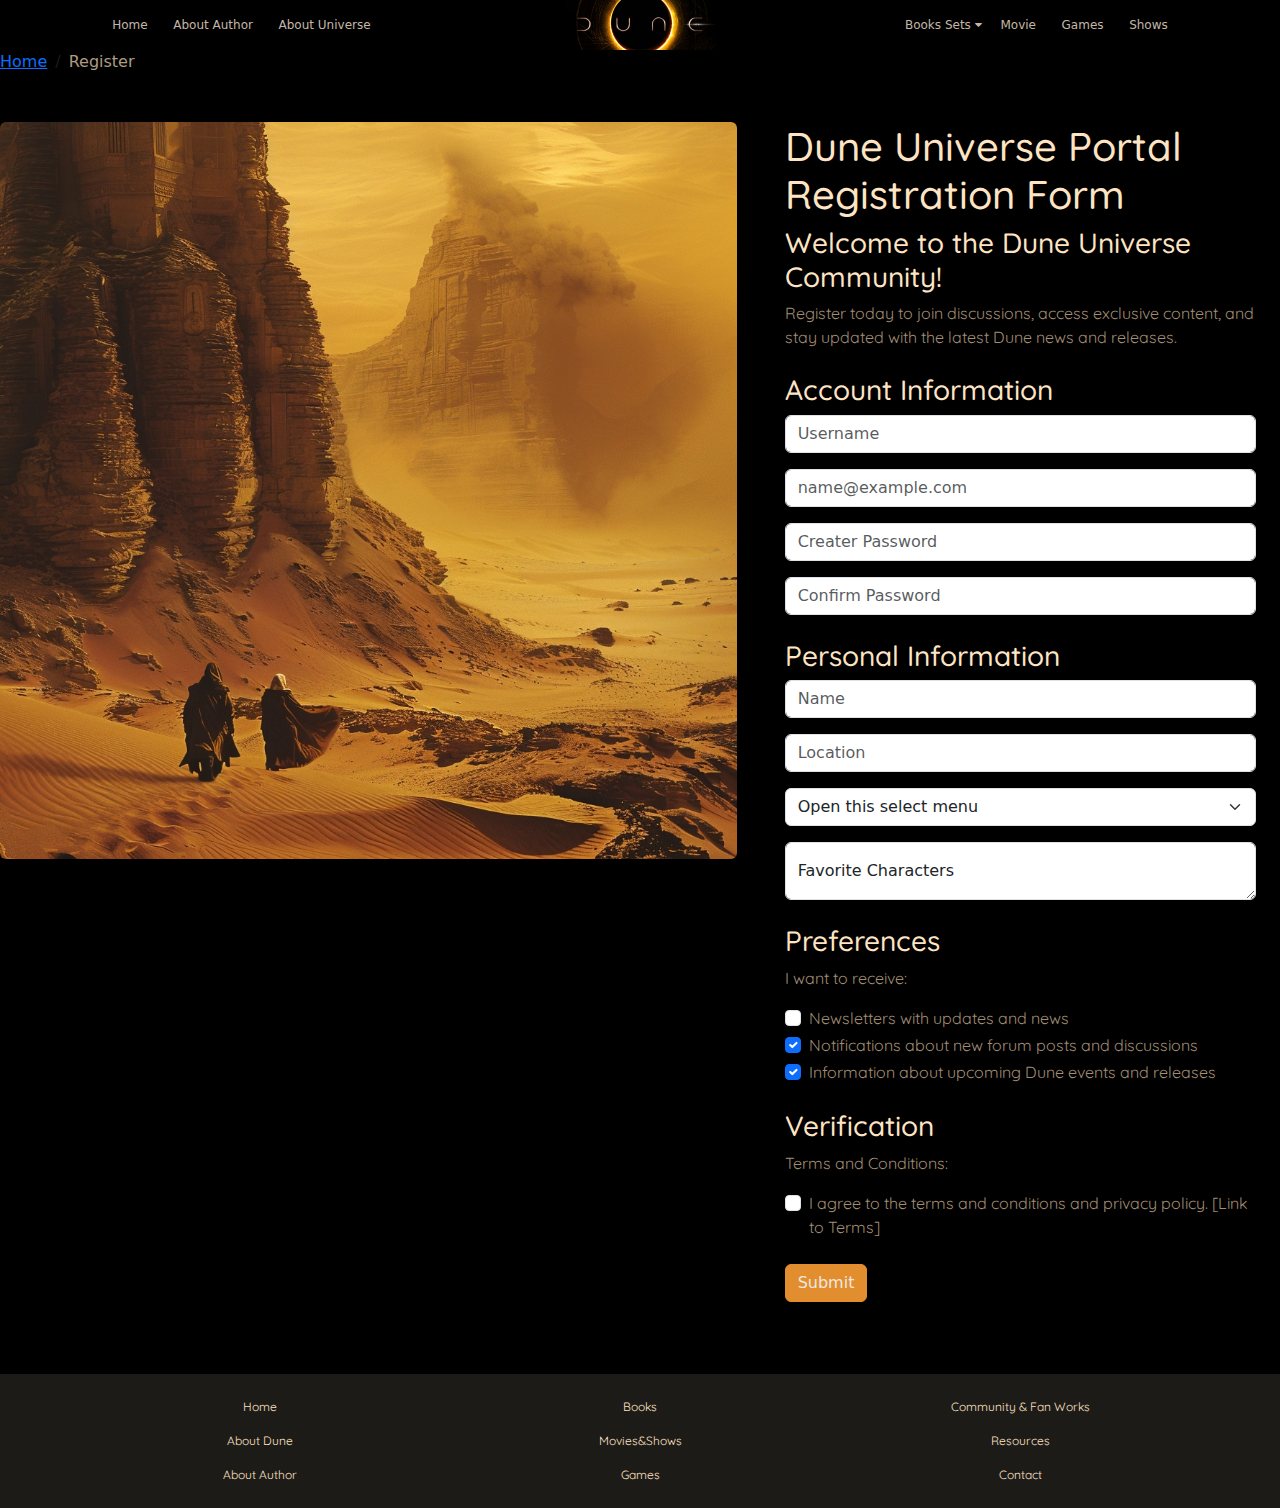
<file: pages/register.html>
<!DOCTYPE html>
<html lang="en">
<head>
    <meta charset="UTF-8">
    <meta name="viewport" content="width=device-width, initial-scale=1.0">
    <link rel="stylesheet" href="../style/dune-style.css" >
    <!-- Bootstrap -->
    <link href="https://cdn.jsdelivr.net/npm/bootstrap@5.3.3/dist/css/bootstrap.min.css" rel="stylesheet" integrity="sha384-QWTKZyjpPEjISv5WaRU9OFeRpok6YctnYmDr5pNlyT2bRjXh0JMhjY6hW+ALEwIH" crossorigin="anonymous">
    <script src="https://cdn.jsdelivr.net/npm/bootstrap@5.3.3/dist/js/bootstrap.bundle.min.js" integrity="sha384-YvpcrYf0tY3lHB60NNkmXc5s9fDVZLESaAA55NDzOxhy9GkcIdslK1eN7N6jIeHz" crossorigin="anonymous"></script>
    <!--  Font Awesome Icons  -->
    <link rel="stylesheet" href="https://cdnjs.cloudflare.com/ajax/libs/font-awesome/4.7.0/css/font-awesome.min.css">
    <!-- Favicon -->
    <link rel="icon" type="image/x-icon" href="../img/logo/favicon.ico">
    <!-- Font -->
    <link rel="preconnect" href="https://fonts.googleapis.com">
    <link rel="preconnect" href="https://fonts.gstatic.com" crossorigin>
    <link href="https://fonts.googleapis.com/css2?family=Quicksand:wght@300..700&display=swap" rel="stylesheet">

    <title>Dune Universe</title>

</head>
<body class="bg-black">
    <!-- NavBar -->
    <div class="header">
        <div class="nav1">
            <a href="../index.html">Home</a>
            <a href="author.html">About Author</a>
            <a href="">About Universe</a>
        </div>
        <div class="logo">
           <a href="../index.html"> <img src="../img/logo/dune-logo.avif" alt="logo"> </a>
        </div>
        <div class="nav2">
            <!-- Add Dropdown Menu in Navbar -->
            <div class="dropdown">
                <button class="dropbtn">Books Sets 
                  <i class="fa fa-caret-down"></i>  <!-- caret down -->
                </button>
                <div class="dropdown-content">
                <a href="books.html">Books Series</a>
                  <a href="404.html">The Butlerian Jihad</a>
                  <a href="404.html">The Corrino-led Imperium</a>
                  <a href="404.html">The rise of the Atreides</a>
                  <a href="404.html">The reign and fall of the God Emperor</a>
                  <a href="404.html">The return from the Scattering</a>
                </div>
              </div> 
            <!-- End Dropdown Menu in Navbar -->
            <a href="movie.html">Movie</a>
            <a href="404.html">Games</a>
            <a href="404.html">Shows</a>
        </div>
    </div>
    <!-- End NavBar -->

    

 
         <!-- NavBar Mobile  -->
         <div class="header-mobile" >
            <nav class="navbar navbar-dark  fixed-top" style="bs-navbar-color:black;">
                <div class="container-fluid">
                  <a class="navbar-brand" href="../index.html">Dune Portal</a>
                  <button class="navbar-toggler" type="button" data-bs-toggle="offcanvas" data-bs-target="#offcanvasDarkNavbar" aria-controls="offcanvasDarkNavbar" aria-label="Toggle navigation">
                    <span class="navbar-toggler-icon"></span>
                  </button>
                  <div class="offcanvas offcanvas-end text-bg-dark" tabindex="-1" id="offcanvasDarkNavbar" aria-labelledby="offcanvasDarkNavbarLabel">
                    <div class="offcanvas-header">
                      <h5 class="offcanvas-title" id="offcanvasDarkNavbarLabel">Dune Portal</h5>
                      <button type="button" class="btn-close btn-close-white" data-bs-dismiss="offcanvas" aria-label="Close"></button>
                    </div>
                    <div class="offcanvas-body">
                      <ul class="navbar-nav justify-content-end flex-grow-1 pe-3">
                        <li class="nav-item">
                          <a class="nav-link active" aria-current="page" href="../index.html">Home</a>
                        </li>
                        <li class="nav-item">
                          <a class="nav-link" href="author.html">About Author</a>
                        </li>
                        <li class="nav-item">
                            <a class="nav-link" href="404.html">About Universe</a>
                          </li>
    
                          <li class="nav-item dropdown">
                            <a class="nav-link dropdown-toggle" href="#" role="button" data-bs-toggle="dropdown" aria-expanded="false">
                              Books
                            </a>
                            <ul class="dropdown-menu dropdown-menu-dark">
                                <li><a class="dropdown-item" href="books.html">Books Series</a></li>
                                <li><a class="dropdown-item" href="404.html">The Butlerian Jihad</a></li>
                                <li><a class="dropdown-item" href="404.html">The Corrino-led Imperium</a></li>
                                <li><a class="dropdown-item" href="404.html">The rise of the Atreides</a></li>
                                <li> <a class="dropdown-item" href="404.html">The reign and fall of the God Emperor</a></li>
                                <li> <a  class="dropdown-item" href="404.html">The return from the Scattering</a></li>
                            </ul>
                          </li>
                          <li class="nav-item">
                            <a class="nav-link" href="movie.html">Movie</a>
                          </li>
                          <li class="nav-item">
                            <a class="nav-link" href="404.html">Games</a>
                          </li>
                          <li class="nav-item">
                            <a class="nav-link" href="404.html">Shows</a>
                          </li>
    
                      </ul>
                    </div>
                  </div>
                </div>
              </nav>
        </div>
        <!-- End NavBar Mobile-->
  
      <!-- Breadcrumbs -->
      <div class="breadecrumb-desktop">
        <nav aria-label="breadcrumb">
            <ol class="breadcrumb">
            <li class="breadcrumb-item"><a href="../index.html">Home</a></li>
            <li class="breadcrumb-item active" aria-current="page" id="bc-active">Register</li>
            </ol>
        </nav>
    </div>

    
    <!-- Main Container -->
    <div>
        <div class="row my-5">
            <div class="col-7 text-center" id="fixed-img">
                <div class="sticky-top">
                    <img src="../img/login/login.webp" class="img-fluid rounded " alt="404 Error">
                </div>
            </div>
            <div class="col mx-4">
                <h1 id="HHeader">Dune Universe Portal Registration Form</h1>
                <h3 id="HHeader">Welcome to the Dune Universe Community!</h3>
                <p id="pset">Register today to join discussions, access exclusive content, and stay updated with the latest Dune news and releases.</p>
                <!-- Account Information -->
                    <div class="my-4">
                        <h3 id="HHeader">Account Information</h3>
                        <div class="input-group mb-3">
                            <input type="email" class="form-control" id="exampleFormControlInput1" placeholder="Username">
                        </div>
                        <div class="input-group mb-3">
                            <input type="email" class="form-control" id="exampleFormControlInput1" placeholder="name@example.com">
                        </div>
                        <div class="input-group mb-3">
                            <input type="password" id="inputPassword5" class="form-control" aria-describedby="passwordHelpBlock" placeholder="Creater Password">
                        </div>
                        <div class="input-group mb-3">
                            <input type="password" id="inputPassword5" class="form-control" aria-describedby="passwordHelpBlock" placeholder="Confirm Password">
                        </div>
                    </div>
                            <!-- Personal Information (Optional) -->
                    <div class="my-4">
                        <h3 id="HHeader">Personal Information</h3>
                        <div class="input-group mb-3">
                            <input type="email" class="form-control" id="exampleFormControlInput1" placeholder="Name">
                        </div>
                        <div class="input-group mb-3">
                            <input type="email" class="form-control" id="exampleFormControlInput1" placeholder="Location">
                        </div>
                        <div class="input-group mb-3">
                        <select class="form-select" aria-label="Favorite Dune Book">
                            <option selected>Open this select menu</option>
                            <option value="duneMessiah">Dune Messiah</option>
                            <option value="childrenOfDune">Children of Dune</option>
                            <option value="godEmperorOfDune">God Emperor of Dune</option>
                            <option value="hereticsOfDune">Heretics of Dune</option>
                            <option value="chapterhouseDune">Chapterhouse: Dune</option>
                            <option value="houseAtreides">Dune: House Atreides</option>
                            <option value="houseHarkonnen">Dune: House Harkonnen</option>
                            <option value="houseCorrino">Dune: House Corrino</option>
                          </select>
                        </div>
                        <div class="form-floating mb-3">
                            <textarea class="form-control" placeholder="Leave a comment here" id="floatingTextarea"></textarea>
                            <label for="floatingTextarea">Favorite Characters</label>
                          </div>
                    </div>
                    <!-- Preferences) -->
                    <div class="my-4">
                            <h3 id="HHeader">Preferences</h3>
                            <p id="pset">I want to receive:</p>
                            <div class="form-check">
                                <input class="form-check-input" type="checkbox" value="" id="flexCheckDefault">
                                <label class="form-check-label" for="flexCheckDefault"id="pset">
                                    Newsletters with updates and news
                                </label>
                              </div>
                              <div class="form-check">
                                <input class="form-check-input" type="checkbox" value="" id="flexCheckChecked" checked>
                                <label class="form-check-label" for="flexCheckChecked" id="pset">
                                    Notifications about new forum posts and discussions
                                </label>
                              </div>
                              <div class="form-check">
                                <input class="form-check-input" type="checkbox" value="" id="flexCheckChecked" checked>
                                <label class="form-check-label" for="flexCheckChecked" id="pset">
                                    Information about upcoming Dune events and releases
                                </label>
                              </div>
                    </div>          
                    <!-- Verification) -->
                        <div class="my-4">
                            <h3 id="HHeader">Verification</h3>
                            <p id="pset">Terms and Conditions:</p>
                            <div class="form-check">
                                <input class="form-check-input" type="checkbox" value="" id="flexCheckDefault">
                                <label class="form-check-label" for="flexCheckDefault"id="pset">
                                    I agree to the terms and conditions and privacy policy. [Link to Terms]
                                </label>
                            </div>
                        </div>
                        <!-- Submit button -->
                        <div class="my-4">
                            <input class="btn btn-primary" type="submit" value="Submit" style="--bs-btn-bg:#e28e2e; --bs-btn-border-color:#e28e2e; --bs-btn-hover-bg:#f9be86; --bs-btn-color:#f0e8e0;">
                        </div>
            </div>
        </div>
    <!-- Footer -->
   
    <div class="footer">
            <div class="container text-center my-3">
                <div class="row">
                    <div class="col">
                    <nav class="nav flex-column">                        
                          <a class="nav-link active" aria-current="page" href="404.html">Home</a>
                          <a class="nav-link" href="404.html">About Dune</a>
                          <a class="nav-link" href="author.html">About Author</a>
                      </nav>
                    </div>
                    <div class="col">
                        <nav class="nav flex-column">
                                <a class="nav-link" href="books.html">Books</a>
                                <a class="nav-link" href="movie.html">Movies&Shows</a>
                                <a class="nav-link" href="404.html">Games</a>
                          </nav>
                    </div>
                    <div class="col">
                        <nav class="nav flex-column">
                                <a class="nav-link" href="404.html">Community & Fan Works</a>
                                <a class="nav-link" href="404.html">Resources</a>
                                <a class="nav-link" href="404.html">Contact</a>
                          </nav>
                    </div>
                </div>
            </div>
    </div>
     <!-- End Footer -->
    <!-- End Footer -->
</body>

</html>
</file>
<file: style/dune-style.css>
/* Navbar settings */
.header {
    height: 50px;
    display:flex;
    flex-direction: row;
    justify-content: space-around;
    font-size: 12px;
    
}

/* Logo settings */
.header img {
    object-fit:fill;
    width: 100%;
    height:100%;
}

/* Left Part of Navbar */
.nav1 {
    display:flex;
    align-items: center;
    padding: 14px 16px;
}
.nav1 a, .nav2 a, .navmobile a{
    display: block;
    color: rgb(196, 183, 167);
    margin: 0 1vw;
    text-decoration: none;
}

/* Right Part of Navbar */
.nav2 {
    display:flex;
    align-items: center;
    padding: 14px 16px;
}

.header-mobile {

}

/* Dropdown */

.dropdown {
    float: left;
    overflow: visible;
  }
  
.dropbtn {
    font-size: inherit;  
    border: none;
    outline: none;
    color: rgb(196, 183, 167);
    background-color: inherit;
    font-family: inherit;
    height: 50px;
  }
  
  .header a:hover, .dropdown:hover .dropbtn {
    text-decoration-line: underline;
    animation-duration: 3s;
  }

  .dropdown-content {
    display: none;
    position: absolute;
    overflow: visible;
    background-color:rgb(230, 172, 101);
    min-width: 150px;
    min-height: 100px;
    z-index: 1;
    padding-top: 5px;
    padding-bottom: 5px;
  }
  
  .dropdown-content a {  
    float: none;
    color:rgb(56, 56, 56);
    text-decoration: none;
    display: block;
    text-align: left;
    margin-top: 10px;

  }
  
  .dropdown-content a:hover {
    color:bisque;
    text-decoration: none;
  }
  
  .dropdown:hover .dropdown-content {
    display: block;
  }
/*End Dropdown  */

/* Hero image */

/* Image full screen */
.masthead {
   background-size: cover;
   min-height: 100vh;
   min-width: 100%;
   position: relative;
 
}
.color-overlay {
  position:absolute;
  width:100%;
  height: 100%;
}

@media (max-width:1000px) {
  .registerform {
    display: none;
  }
  .header {
    display: none;
  }
  .breadecrumb-desktop {
    display:none;
  }
}

@media (min-width:999px) {
  .registerform-mobile {
    display: none;
  }
 .header-mobile {
  display: none;
 }
}

/* Register form */
.registerform {
    font-family: "Quicksand", sans-serif;
    position: absolute;
    top:20%;
    right: 5%;
    width: 500px; 
    height: 500px;
    
    border-radius: 15px;
    padding: 2%;
    background: linear-gradient(#f69d3c, #050300);
}

.registerform-mobile {
  font-family: "Quicksand", sans-serif;
  position: absolute;
  max-width: 100vw; 
  height: 380px;
  bottom: 12%;
  left:5%;
  right: 5%;
  z-index: 0;
  border-radius: 15px;
  padding: 2%;
  background: linear-gradient(#f69d3c, #050300);
}

/* Streaming Services Logo Positions */
.streaming {
    display:flex;
    justify-content: space-between;
    margin: 10px;
    
}
.streaming img {
    object-fit: cover;
    width: 125px;
    height: 60px; 
    border-radius: 5px;
    transition-property: width, height; /* Scale Animation /
    /* transition-duration: 1s;    /* Scale Animation */
}


.streaming img:hover{
    box-shadow: 0px 0px 5px 1px bisque;
    width: 130px; /* Scale Animation */
    height:65px; /* Scale Animation */

}

.registerform h2, .registerform p, .registerform-mobile h2, .registerform-mobile p {
  text-align: center;
}

.registerform p, .registerform-mobile p {
  color:bisque
}

 span{
  font-weight: bold;
}

/* Headers Settings */
#HHeader {
  color:bisque;
  font-family: "Quicksand", sans-serif;
  
}

/* Content settings */
#pset {
  color:rgb(162, 141, 116);
  font-family: "Quicksand", sans-serif;
  font-size: 16px;
}


#pset-quote {
  color: rgb(250, 238, 222);
  font-family: "Quicksand", sans-serif;
  font-size: 17px;
}


/* Footer */
.footer {
  position: absolute;
  /* height: fit-content;  */
  width:100%;
  display: flex;
  align-content: center;
  margin-bottom: 0;
  background-color: #1d1b18;
  font-family: "Quicksand", sans-serif;
  font-size: 12px;
  color: bisque;
}

.footer a{
  color: bisque;
}

.footer a :hover{
  color: rgb(208, 195, 179);
}


/* 404 error page */

.bghover {
  position: absolute;
  top:20%;
  bottom: 50%;
  left:10%;
  right:50%;
  height: fit-content;
  width: fit-content;
  font-family: "Quicksand", sans-serif;
}

.bghover a{
  color: #ad3100;
}

.breadcrumbs {
  font-size: 12px;
}

.breadcrumbs a{
  color:bisque;
}

#bc-active {
  color:rgb(174, 155, 131)
}

/* Animation on Dune Movie */

/* Glow to element - Spice Melange Glow */
@keyframes spice-glow {
  0%, 100% {
    text-shadow: 0 0 10px orange, 0 0 20px red;
  }
  50% {
    text-shadow: 0 0 20px orange, 0 0 30px red;
  }
}

.spice-glow {
  animation: spice-glow 2s infinite;
  color: yellow;
}


/* Expanding Spice Vision 3 */

@keyframes spice-vision {
  from {
    transform: scale(1);
    filter: brightness(1);
  }
  to {
    transform: scale(1.05);
    filter: brightness(1.2);
  }
}

.spice-vision:hover {
  animation: spice-vision 0.5s forwards;
}
</file>
